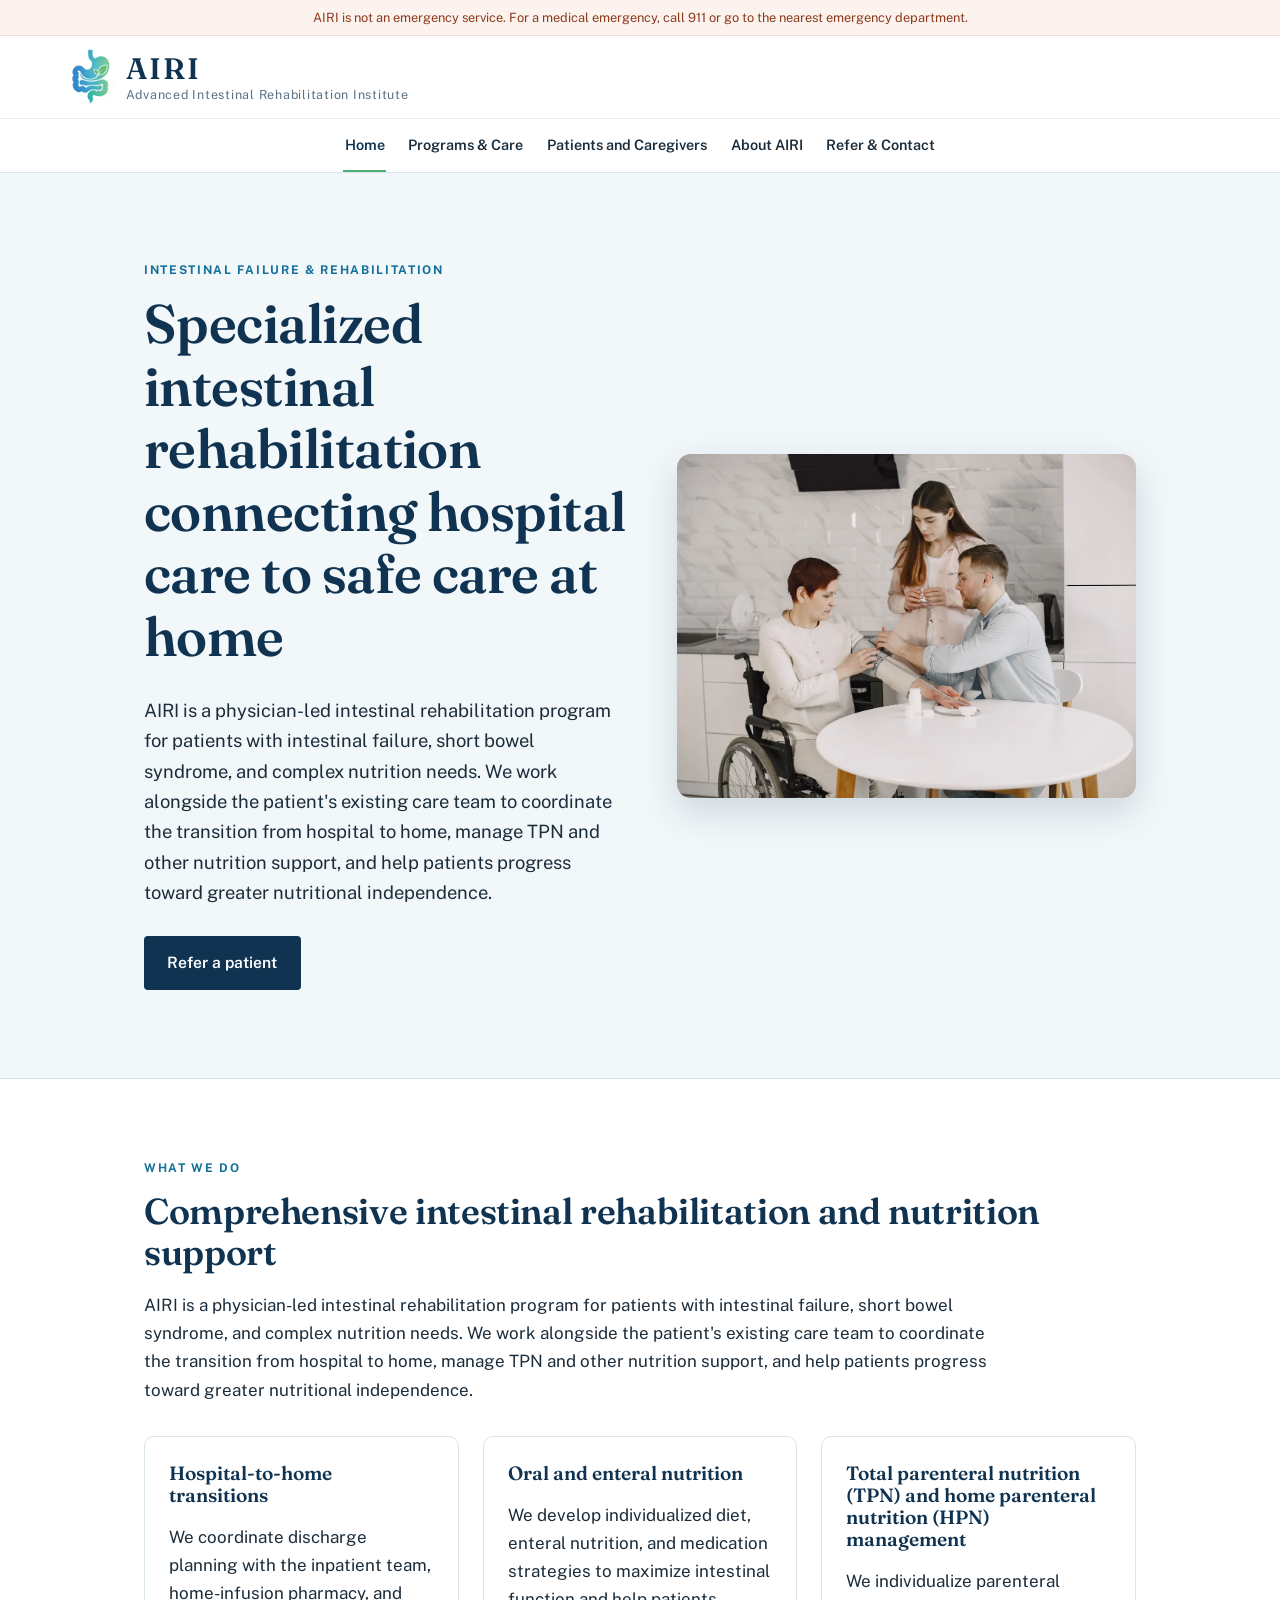
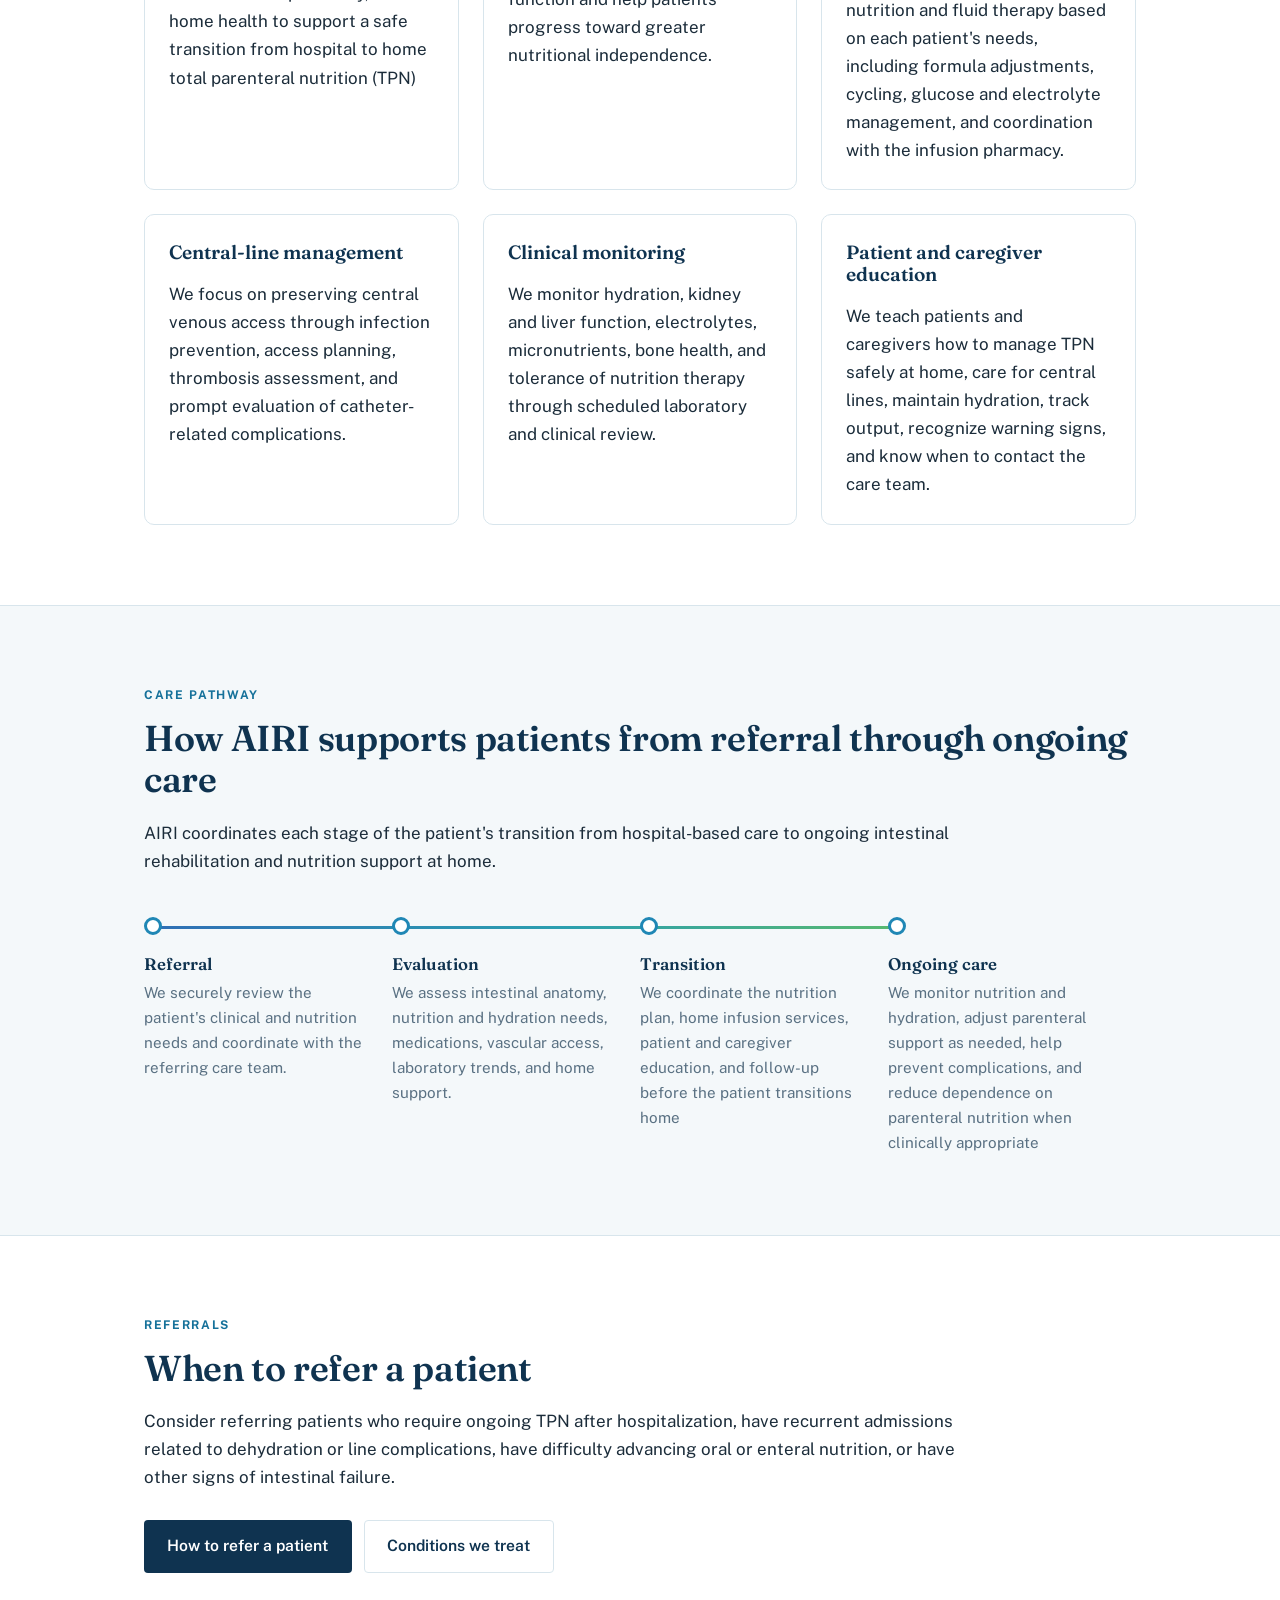
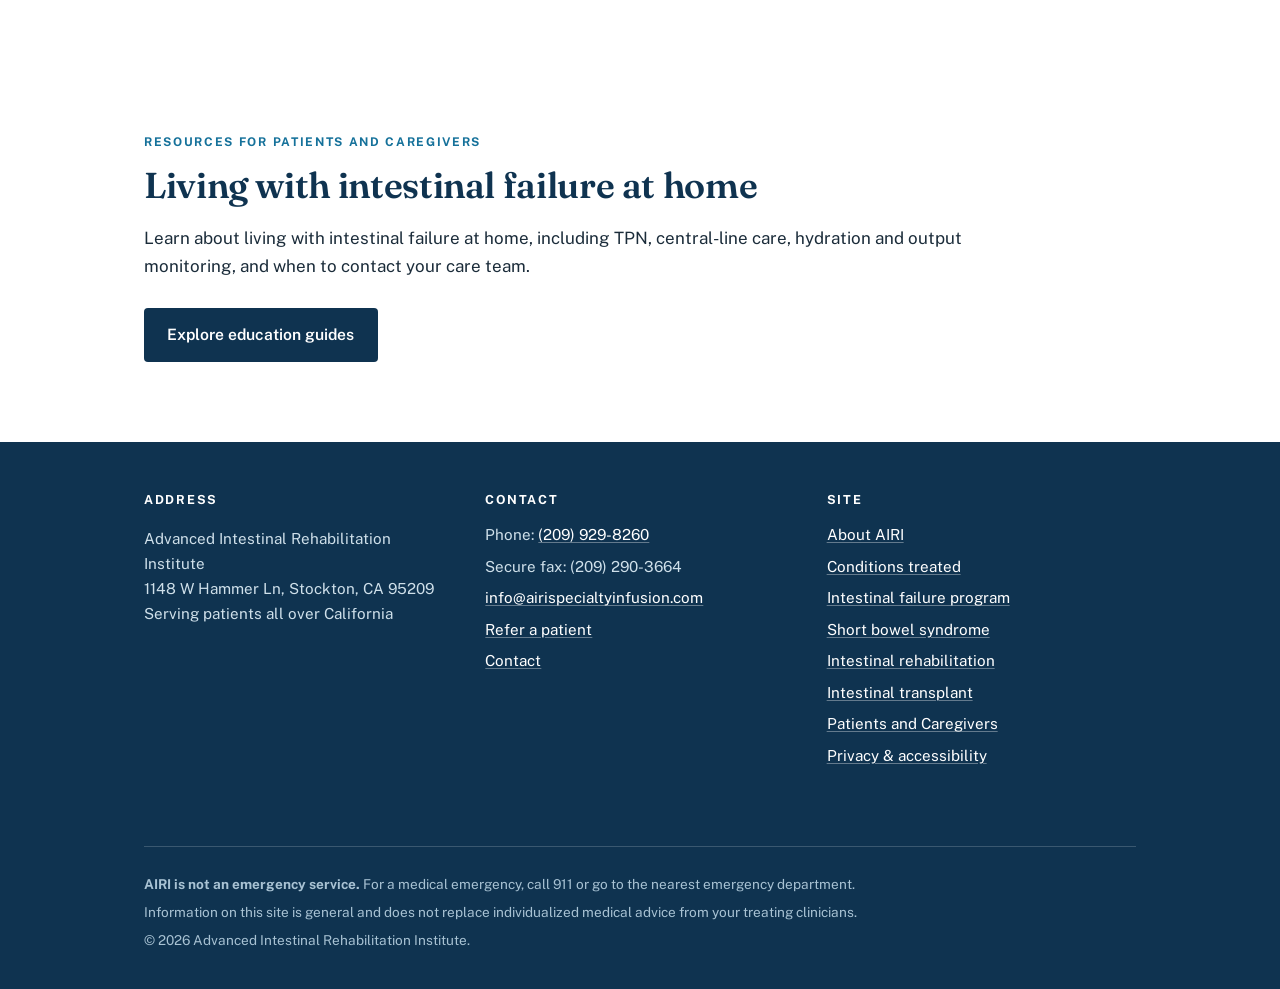
<file: index.html>
<!DOCTYPE html>
<html lang="en">
<head>
<title>Intestinal Rehabilitation & Home TPN Care | AIRI</title>
<meta name="description" content="Specialized intestinal rehabilitation across California — helping patients with intestinal failure move safely from hospital care to care at home.">
<link rel="canonical" href="https://airispecialtyinfusion.com/">
<meta property="og:title" content="Intestinal Rehabilitation & Home TPN Care | AIRI">
<meta property="og:description" content="Specialized intestinal rehabilitation across California — helping patients with intestinal failure move safely from hospital care to care at home.">
<meta property="og:url" content="https://airispecialtyinfusion.com/">
<meta property="og:type" content="website">
<meta property="og:site_name" content="AIRI - Advanced Intestinal Rehabilitation Institute">
<meta property="og:image" content="https://airispecialtyinfusion.com/assets/share-image.png">
<meta charset="utf-8">
<meta name="viewport" content="width=device-width, initial-scale=1">
<link rel="icon" href="assets/logo-mark.png">
<link rel="preconnect" href="https://fonts.googleapis.com">
<link rel="preconnect" href="https://fonts.gstatic.com" crossorigin>
<link href="https://fonts.googleapis.com/css2?family=Fraunces:opsz,wght@9..144,500;9..144,600&family=Public+Sans:wght@400;600;700&display=swap" rel="stylesheet">
<link rel="stylesheet" href="style.css?v=8">
<script type="application/ld+json">
{
  "@context": "https://schema.org",
  "@type": "MedicalClinic",
  "name": "Advanced Intestinal Rehabilitation Institute (AIRI)",
  "url": "https://airispecialtyinfusion.com/",
  "telephone": "+1-209-929-8260",
  "faxNumber": "+1-209-290-3664",
  "email": "info@airispecialtyinfusion.com",
  "address": {
    "@type": "PostalAddress",
    "streetAddress": "1148 W Hammer Ln",
    "addressLocality": "Stockton",
    "addressRegion": "CA",
    "postalCode": "95209",
    "addressCountry": "US"
  },
  "areaServed": "California"
}
</script>
</head>
<body>
<a class="skip" href="#main">Skip to content</a>

<div class="emergency-bar"><div class="wrap">
  <p>AIRI is not an emergency service. For a medical emergency, call 911 or go to the nearest emergency department.</p>
</div></div>

<header class="site-header">
  <div class="header-top">
    <a class="brand" href="index.html">
      <img src="assets/logo-mark.png" alt="">
      <span class="brand-text"><b>AIRI</b><span>Advanced Intestinal Rehabilitation Institute</span></span>
    </a>
  </div>
  <nav class="site-nav" aria-label="Main"><div class="nav-row"><ul>
      <li><a href="index.html" aria-current="page">Home</a></li>
      <li><a href="programs.html">Programs &amp; Care</a></li>
      <li><a href="patients.html">Patients and Caregivers</a></li>
      <li><a href="about.html">About AIRI</a></li>
      <li><a href="refer.html">Refer &amp; Contact</a></li>
  </ul></div></nav>
</header>

<main id="main">

<div class="hero"><div class="wrap">
  <div>
    <p class="eyebrow">Intestinal failure &amp; rehabilitation</p>
    <h1>Specialized intestinal rehabilitation connecting hospital care to safe care at home </h1>
    <p class="lede">AIRI is a physician-led intestinal rehabilitation program for patients with intestinal failure, short bowel syndrome, and complex nutrition needs. We work alongside the patient's existing care team to coordinate the transition from hospital to home, manage TPN and other nutrition support, and help patients progress toward greater nutritional independence.</p>
    <div class="btn-row">
      <a class="btn btn-primary" href="refer.html">Refer a patient</a>
      <!--<a class="btn btn-ghost" href="refer.html">Contact AIRI</a>-->
    </div>
  </div>
  <figure class="hero-photo">
    <picture>
      <source srcset="assets/hero-care.webp" type="image/webp">
      <img src="assets/hero-care.jpg" width="1400" height="933" alt="A caregiver and a nurse help a woman in a wheelchair check her blood pressure at home, with her medication on the kitchen table">
    </picture>
  </figure>
</div></div>

<section>
  <div class="wrap">
    <p class="eyebrow">What we do</p>
    <h2>Comprehensive intestinal rehabilitation and nutrition support</h2>
    <p>AIRI is a physician-led intestinal rehabilitation program for patients with intestinal failure, short bowel syndrome, and complex nutrition needs. We work alongside the patient's existing care team to coordinate the transition from hospital to home, manage TPN and other nutrition support, and help patients progress toward greater nutritional independence.</p>
    <div class="grid">
      <div class="card">
        <h3>Hospital-to-home transitions</h3>
        <p>We coordinate discharge planning with the inpatient team, home-infusion pharmacy, and home health to support a safe transition from hospital to home total parenteral nutrition (TPN) </p>
      </div>
      <div class="card">
        <h3>Oral and enteral nutrition</h3>
        <p>We develop individualized diet, enteral nutrition, and medication strategies to maximize intestinal function and help patients progress toward greater nutritional independence.</p>
      </div>
      <div class="card">
        <h3>Total parenteral nutrition (TPN) and home parenteral nutrition (HPN) management</h3>
        <p>We individualize parenteral nutrition and fluid therapy based on each patient's needs, including formula adjustments, cycling, glucose and electrolyte management, and coordination with the infusion pharmacy.</p>
      </div>
      <div class="card">
        <h3>Central-line management</h3>
        <p>We focus on preserving central venous access through infection prevention, access planning, thrombosis assessment, and prompt evaluation of catheter-related complications.</p>
      </div>
      <div class="card">
        <h3>Clinical monitoring</h3>
        <p>We monitor hydration, kidney and liver function, electrolytes, micronutrients, bone health, and tolerance of nutrition therapy through scheduled laboratory and clinical review.</p>
      </div>
      <div class="card">
        <h3>Patient and caregiver education</h3>
        <p>We teach patients and caregivers how to manage TPN safely at home, care for central lines, maintain hydration, track output, recognize warning signs, and know when to contact the care team.</p>
      </div>
    </div>
  </div>
</section>

<section class="tint">
  <div class="wrap">
    <p class="eyebrow">Care pathway</p>
    <h2>How AIRI supports patients from referral through ongoing care</h2>
    <p>AIRI coordinates each stage of the patient's transition from hospital-based care to ongoing intestinal rehabilitation and nutrition support at home.</p>
    <ol class="pathway">
      <li>
        <h3>Referral</h3>
        <p>We securely review the patient's clinical and nutrition needs and coordinate with the referring care team.</p>
      </li>
      <li>
        <h3>Evaluation</h3>
        <p>We assess intestinal anatomy, nutrition and hydration needs, medications, vascular access, laboratory trends, and home support.</p>
      </li>
      <li>
        <h3>Transition</h3>
        <p>We coordinate the nutrition plan, home infusion services, patient and caregiver education, and follow-up before the patient transitions home</p>
      </li>
      <li>
        <h3>Ongoing care</h3>
        <p>We monitor nutrition and hydration, adjust parenteral support as needed, help prevent complications, and reduce dependence on parenteral nutrition when clinically appropriate</p>
      </li>
    </ol>
  </div>
</section>

  


<section>
  <div class="wrap">
    <p class="eyebrow">Referrals</p>
     <h2>When to refer a patient</h2>
    
    <p>
      Consider referring patients who require ongoing TPN after hospitalization, 
      have recurrent admissions related to dehydration or line complications, 
      have difficulty advancing oral or enteral nutrition, or have other signs 
      of intestinal failure.
    </p>
    <div class="btn-row">
      <a class="btn btn-primary" href="refer.html">How to refer a patient</a>
      <a class="btn btn-ghost" href="conditions.html">Conditions we treat</a>
    </div>
  </div>
</section>


<section>
  <div class="wrap">
    <p class="eyebrow">Resources for patients and caregivers</p>
    <h2>Living with intestinal failure at home</h2>
    <p>Learn about living with intestinal failure at home, including TPN, central-line care, hydration and output monitoring, and when to contact your care team.</p>
    <div class="btn-row">
      <a class="btn btn-primary" href="patients.html">Explore education guides</a>
    </div>
  </div>
</section>

</main>

<footer class="site-footer"><div class="wrap">
  <div>
    <p class="ft-h">Address</p>
    <p>Advanced Intestinal Rehabilitation Institute<br>1148 W Hammer Ln, Stockton, CA 95209<br>Serving patients all over California</p>
  </div>
  <div>
    <p class="ft-h">Contact</p>
    <ul>
      <li>Phone: <a href="tel:+12099298260">(209) 929-8260</a></li>
      <li>Secure fax: (209) 290-3664</li>
      <li><a href="mailto:info@airispecialtyinfusion.com">info@airispecialtyinfusion.com</a></li>
      <li><a href="refer.html">Refer a patient</a></li>
      <li><a href="refer.html">Contact</a></li>
    </ul>
  </div>
  <div>
    <p class="ft-h">Site</p>
    <ul>
      <li><a href="about.html">About AIRI</a></li>
      <li><a href="conditions.html">Conditions treated</a></li>
      <li><a href="program.html">Intestinal failure program</a></li>
      <li><a href="sbs.html">Short bowel syndrome</a></li>
      <li><a href="rehab.html">Intestinal rehabilitation</a></li>
      <li><a href="transplant.html">Intestinal transplant</a></li>
      <li><a href="patients.html">Patients and Caregivers</a></li>
      <li><a href="privacy.html">Privacy &amp; accessibility</a></li>
    </ul>
  </div>
  <div class="footer-bottom">
    <p><strong>AIRI is not an emergency service.</strong> For a medical emergency, call 911 or go to the nearest emergency department.</p>
    <p>Information on this site is general and does not replace individualized medical advice from your treating clinicians.</p>
    <p>&copy; 2026 Advanced Intestinal Rehabilitation Institute.</p>
  </div>
</div></footer>

<script src="site.js?v=3" defer></script>
</body>
</html>
</file>
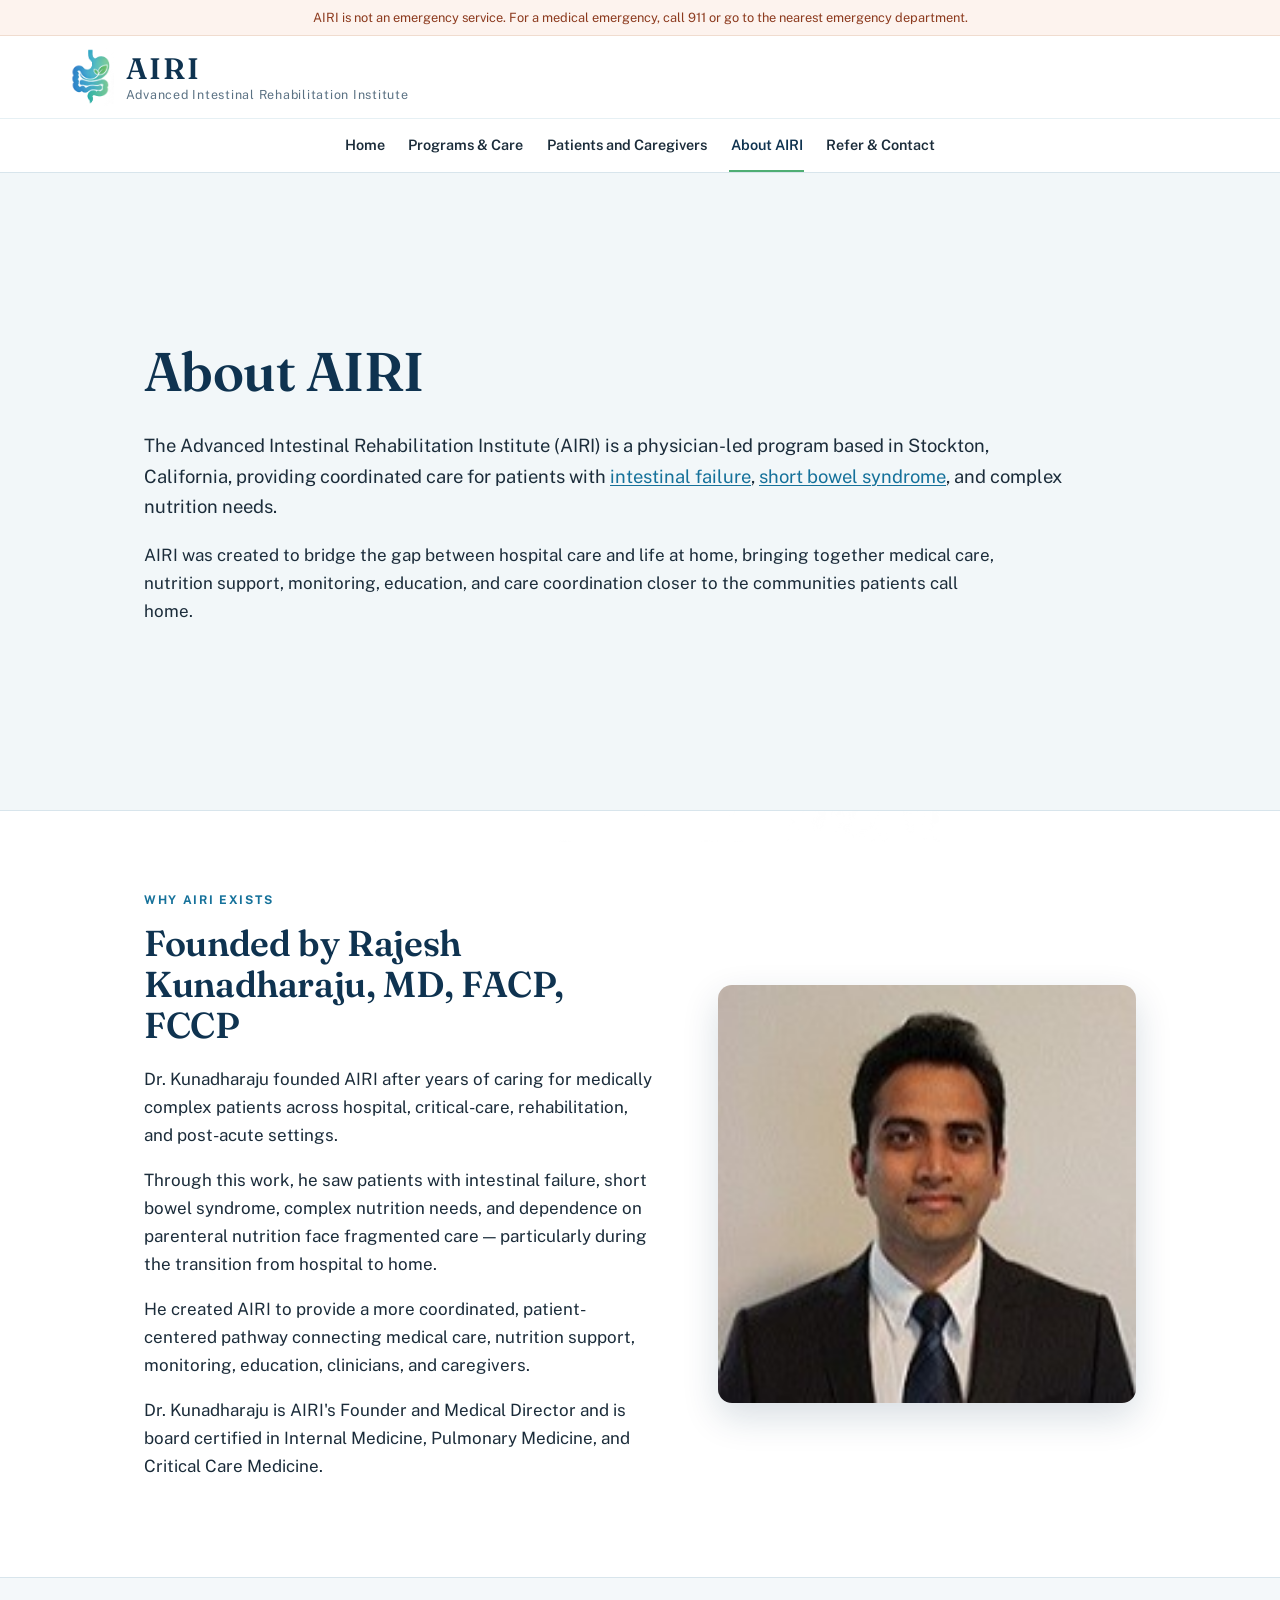
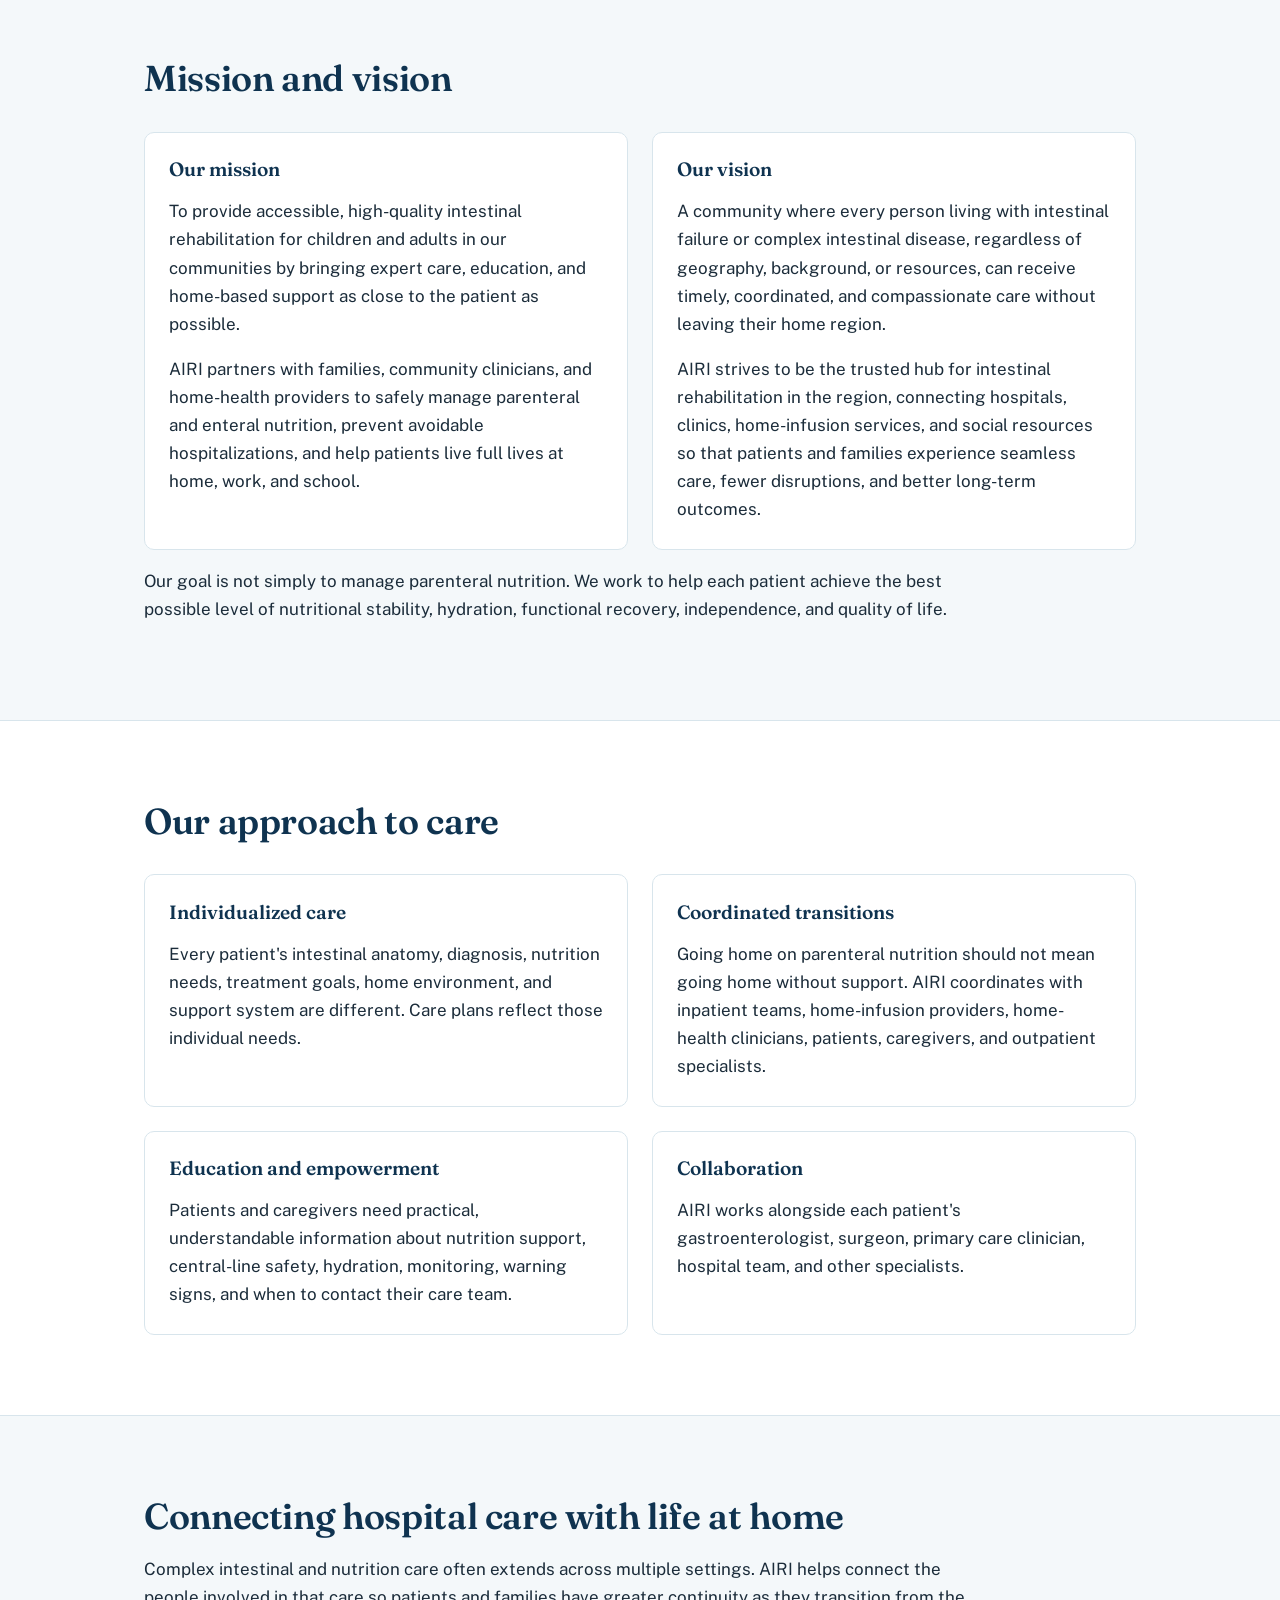
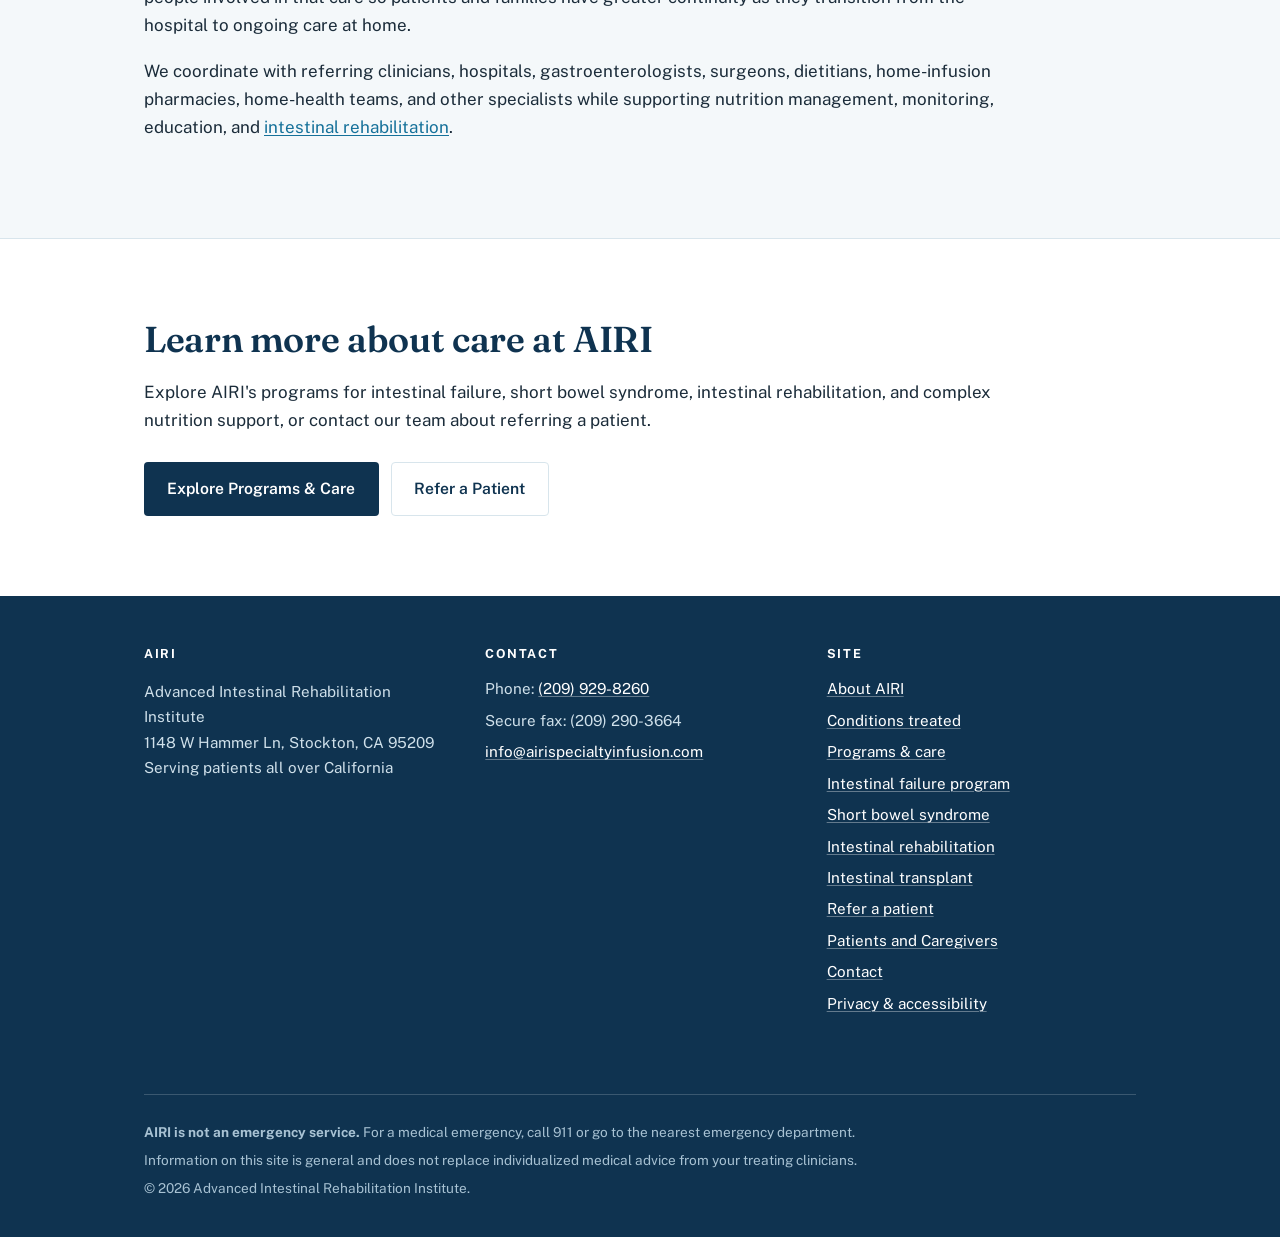
<file: about.html>
<!DOCTYPE html>
<html lang="en">

<head>
<title>About AIRI | Advanced Intestinal Rehabilitation Institute</title>
<meta name="description" content="Learn about AIRI, a physician-led intestinal rehabilitation program in Stockton, California, supporting patients with complex intestinal and nutrition needs.">
<link rel="canonical" href="https://airispecialtyinfusion.com/about.html">
<meta property="og:title" content="About AIRI | Advanced Intestinal Rehabilitation Institute">
<meta property="og:description" content="Learn about AIRI, a physician-led intestinal rehabilitation program in Stockton, California, supporting patients with complex intestinal and nutrition needs.">
<meta property="og:url" content="https://airispecialtyinfusion.com/about.html">
<meta property="og:type" content="website">
<meta property="og:site_name" content="AIRI - Advanced Intestinal Rehabilitation Institute">
<meta property="og:image" content="https://airispecialtyinfusion.com/assets/share-image.png">
<meta charset="utf-8">
<meta name="viewport" content="width=device-width, initial-scale=1">

<link rel="icon" href="assets/logo-mark.png">

<link rel="preconnect" href="https://fonts.googleapis.com">
<link rel="preconnect" href="https://fonts.gstatic.com" crossorigin>

<link
href="https://fonts.googleapis.com/css2?family=Fraunces:opsz,wght@9..144,500;9..144,600&family=Public+Sans:wght@400;600;700&display=swap"
rel="stylesheet">

<link rel="stylesheet" href="style.css?v=9">

<!-- Structured data -->

<script type="application/ld+json">
{
  "@context": "https://schema.org",
  "@graph": [
    {
      "@type": "Organization",
      "@id": "https://airispecialtyinfusion.com/#organization",
      "name": "Advanced Intestinal Rehabilitation Institute",
      "alternateName": "AIRI",
      "url": "https://airispecialtyinfusion.com/",
      "logo": "https://airispecialtyinfusion.com/assets/logo-mark.png",
      "telephone": "+1-209-929-8260",
      "address": {
        "@type": "PostalAddress",
        "streetAddress": "1148 W Hammer Ln",
        "addressLocality": "Stockton",
        "addressRegion": "CA",
        "postalCode": "95209",
        "addressCountry": "US"
      },
      "founder": {
        "@id": "https://airispecialtyinfusion.com/about.html#rajesh-kunadharaju"
      }
    },
    {
      "@type": "Physician",
      "@id": "https://airispecialtyinfusion.com/about.html#rajesh-kunadharaju",
      "name": "Rajesh Kunadharaju",
      "honorificSuffix": "MD, FACP, FCCP",
      "jobTitle": "Founder and Medical Director",
      "worksFor": {
        "@id": "https://airispecialtyinfusion.com/#organization"
      }
    }
  ]
}
</script>

</head>


<body>

<a class="skip" href="#main">Skip to content</a>


<div class="emergency-bar">
  <div class="wrap">
    <p>
      AIRI is not an emergency service. For a medical emergency,
      call 911 or go to the nearest emergency department.
    </p>
  </div>
</div>


<header class="site-header">

  <div class="header-top">
    <a class="brand" href="index.html">
      <img src="assets/logo-mark.png" alt="">
      <span class="brand-text">
        <b>AIRI</b>
        <span>Advanced Intestinal Rehabilitation Institute</span>
      </span>
    </a>
  </div>

  <nav class="site-nav" aria-label="Main">
    <div class="nav-row">
      <ul>
        <li><a href="index.html">Home</a></li>
        <li><a href="programs.html">Programs &amp; Care</a></li>
        <li><a href="patients.html">Patients and Caregivers</a></li>
        <li><a href="about.html" aria-current="page">About AIRI</a></li>
        <li><a href="refer.html">Refer &amp; Contact</a></li>
      </ul>
    </div>
  </nav>

</header>


<main id="main">


<!-- ABOUT AIRI -->

<section class="hero about-hero">
  <div class="wrap narrow">

    <h1>About AIRI</h1>

    <p class="lead">
      The Advanced Intestinal Rehabilitation Institute (AIRI) is a
      physician-led program based in Stockton, California, providing
      coordinated care for patients with
      <a href="program.html">intestinal failure</a>,
      <a href="sbs.html">short bowel syndrome</a>,
      and complex nutrition needs.
    </p>

    <p>
      AIRI was created to bridge the gap between hospital care and life at
      home, bringing together medical care, nutrition support, monitoring,
      education, and care coordination closer to the communities patients
      call home.
    </p>

  </div>
</section>


<!-- FOUNDER / WHY AIRI EXISTS -->

<section class="founder-section">
  <div class="wrap">

    <div class="founder-grid">

      <div class="founder-photo">
        <img
          src="assets/rajesh-kunadharaju.jpeg"
          alt="Rajesh Kunadharaju, MD, FACP, FCCP, Founder and Medical Director of AIRI">
      </div>

      <div class="founder-copy">

        <p class="eyebrow">Why AIRI exists</p>

        <h2 id="medical-director">Founded by Rajesh Kunadharaju, MD, FACP, FCCP</h2>

        <p>
          Dr. Kunadharaju founded AIRI after years of caring for medically
          complex patients across hospital, critical-care, rehabilitation,
          and post-acute settings.
        </p>

        <p>
          Through this work, he saw patients with intestinal failure,
          short bowel syndrome, complex nutrition needs, and dependence on
          parenteral nutrition face fragmented care — particularly during
          the transition from hospital to home.
        </p>

        <p>
          He created AIRI to provide a more coordinated, patient-centered
          pathway connecting medical care, nutrition support, monitoring,
          education, clinicians, and caregivers.
        </p>

        <p>
          Dr. Kunadharaju is AIRI's Founder and Medical Director and is
          board certified in Internal Medicine, Pulmonary Medicine, and
          Critical Care Medicine.
        </p>

      </div>

    </div>

  </div>
</section>


<!-- MISSION AND VISION -->

<section class="tint">
  <div class="wrap">

    <h2 id="mission-vision">Mission and vision</h2>

    <div class="grid two">
      <div class="card">
        <h3>Our mission</h3>
        <p>
          To provide accessible, high-quality intestinal rehabilitation for
          children and adults in our communities by bringing expert care,
          education, and home-based support as close to the patient as possible.
        </p>
        <p>
          AIRI partners with families, community clinicians, and home-health
          providers to safely manage parenteral and enteral nutrition, prevent
          avoidable hospitalizations, and help patients live full lives at
          home, work, and school.
        </p>
      </div>

      <div class="card">
        <h3>Our vision</h3>
        <p>
          A community where every person living with intestinal failure or
          complex intestinal disease, regardless of geography, background, or
          resources, can receive timely, coordinated, and compassionate care
          without leaving their home region.
        </p>
        <p>
          AIRI strives to be the trusted hub for intestinal rehabilitation in
          the region, connecting hospitals, clinics, home-infusion services,
          and social resources so that patients and families experience
          seamless care, fewer disruptions, and better long-term outcomes.
        </p>
      </div>
    </div>

    <p>
      Our goal is not simply to manage parenteral nutrition. We work to help
      each patient achieve the best possible level of nutritional stability,
      hydration, functional recovery, independence, and quality of life.
    </p>

  </div>
</section>


<!-- APPROACH -->

<section>
  <div class="wrap">

    <h2>Our approach to care</h2>

    <div class="grid two">

      <div class="card">
        <h3>Individualized care</h3>
        <p>
          Every patient's intestinal anatomy, diagnosis, nutrition needs,
          treatment goals, home environment, and support system are different.
          Care plans reflect those individual needs.
        </p>
      </div>

      <div class="card">
        <h3>Coordinated transitions</h3>
        <p>
          Going home on parenteral nutrition should not mean going home
          without support. AIRI coordinates with inpatient teams,
          home-infusion providers, home-health clinicians, patients,
          caregivers, and outpatient specialists.
        </p>
      </div>

      <div class="card">
        <h3>Education and empowerment</h3>
        <p>
          Patients and caregivers need practical, understandable information
          about nutrition support, central-line safety, hydration, monitoring,
          warning signs, and when to contact their care team.
        </p>
      </div>

      <div class="card">
        <h3>Collaboration</h3>
        <p>
          AIRI works alongside each patient's gastroenterologist, surgeon, primary care clinician, 
          hospital team, and other specialists.
        </p>
      </div>

    </div>

  </div>
</section>


<!-- HOSPITAL TO HOME -->

<section class="tint">
  <div class="wrap narrow">

    <h2>Connecting hospital care with life at home</h2>

    <p>
      Complex intestinal and nutrition care often extends across multiple
      settings. AIRI helps connect the people involved in that care so
      patients and families have greater continuity as they transition from
      the hospital to ongoing care at home.
    </p>

    <p>
      We coordinate with referring clinicians, hospitals,
      gastroenterologists, surgeons, dietitians, home-infusion pharmacies,
      home-health teams, and other specialists while supporting nutrition
      management, monitoring, education, and
      <a href="rehab.html">intestinal rehabilitation</a>.
    </p>

  </div>
</section>


<!-- CTA -->

<section>
  <div class="wrap narrow">

    <h2>Learn more about care at AIRI</h2>

    <p>
      Explore AIRI's programs for intestinal failure, short bowel syndrome,
      intestinal rehabilitation, and complex nutrition support, or contact
      our team about referring a patient.
    </p>

    <div class="btn-row">

      <a class="btn btn-primary" href="programs.html">
        Explore Programs &amp; Care
      </a>

      <a class="btn btn-ghost" href="refer.html">
        Refer a Patient
      </a>

    </div>

  </div>
</section>


</main>


<footer class="site-footer">
  <div class="wrap">

    <div>
      <p class="ft-h">AIRI</p>
      <p>
        Advanced Intestinal Rehabilitation Institute<br>
        1148 W Hammer Ln, Stockton, CA 95209<br>
        Serving patients all over California
      </p>
    </div>

    <div>
      <p class="ft-h">Contact</p>
      <ul>
        <li>
          Phone:
          <a href="tel:+12099298260">(209) 929-8260</a>
        </li>
        <li>Secure fax: (209) 290-3664</li>
        <li>
          <a href="mailto:info@airispecialtyinfusion.com">
            info@airispecialtyinfusion.com
          </a>
        </li>
      </ul>
    </div>

    <div>
      <p class="ft-h">Site</p>
      <ul>
        <li><a href="about.html">About AIRI</a></li>
        <li><a href="conditions.html">Conditions treated</a></li>
        <li><a href="programs.html">Programs &amp; care</a></li>
        <li><a href="program.html">Intestinal failure program</a></li>
        <li><a href="sbs.html">Short bowel syndrome</a></li>
        <li><a href="rehab.html">Intestinal rehabilitation</a></li>
        <li><a href="transplant.html">Intestinal transplant</a></li>
        <li><a href="refer.html">Refer a patient</a></li>
        <li><a href="patients.html">Patients and Caregivers</a></li>
        <li><a href="refer.html">Contact</a></li>
        <li><a href="privacy.html">Privacy &amp; accessibility</a></li>
      </ul>
    </div>

    <div class="footer-bottom">

      <p>
        <strong>AIRI is not an emergency service.</strong>
        For a medical emergency, call 911 or go to the nearest emergency
        department.
      </p>

      <p>
        Information on this site is general and does not replace individualized
        medical advice from your treating clinicians.
      </p>

      <p>&copy; 2026 Advanced Intestinal Rehabilitation Institute.</p>

    </div>

  </div>
</footer>


<script src="site.js?v=3" defer></script>

</body>
</html>
</file>
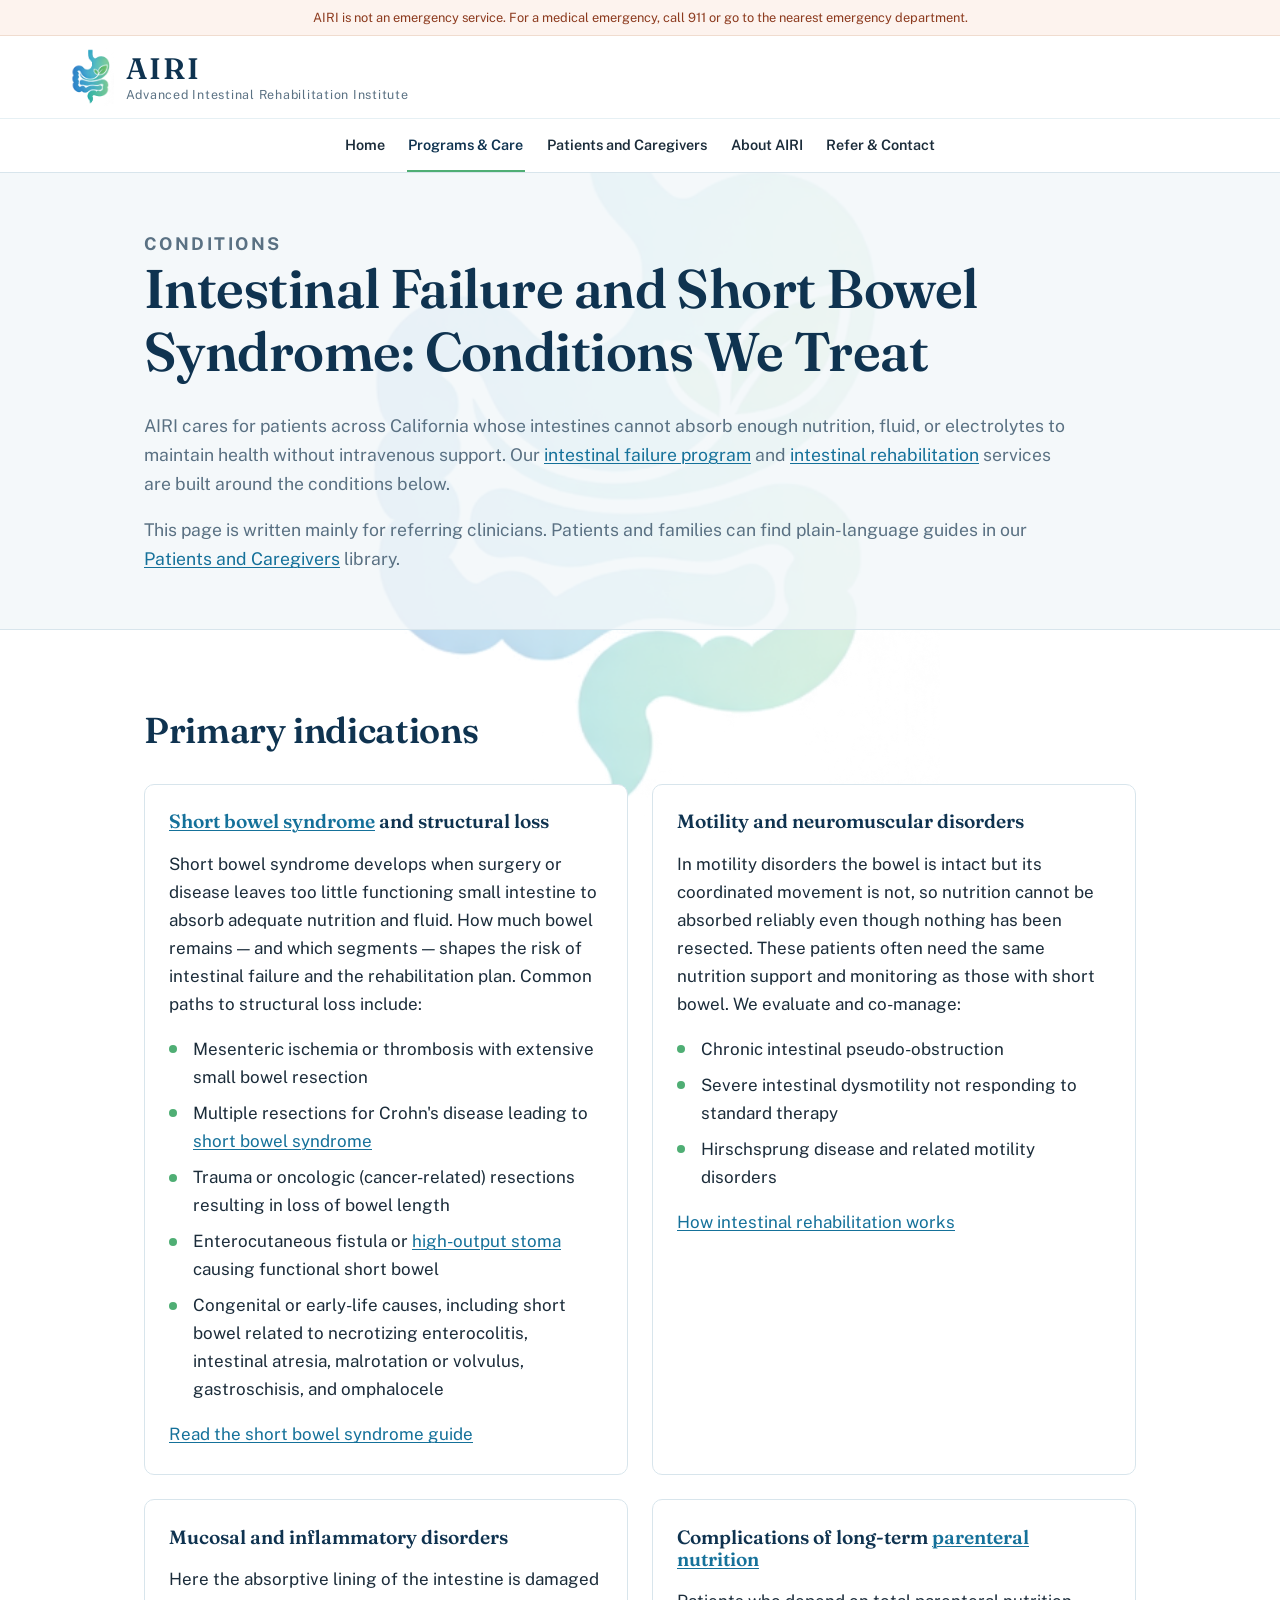
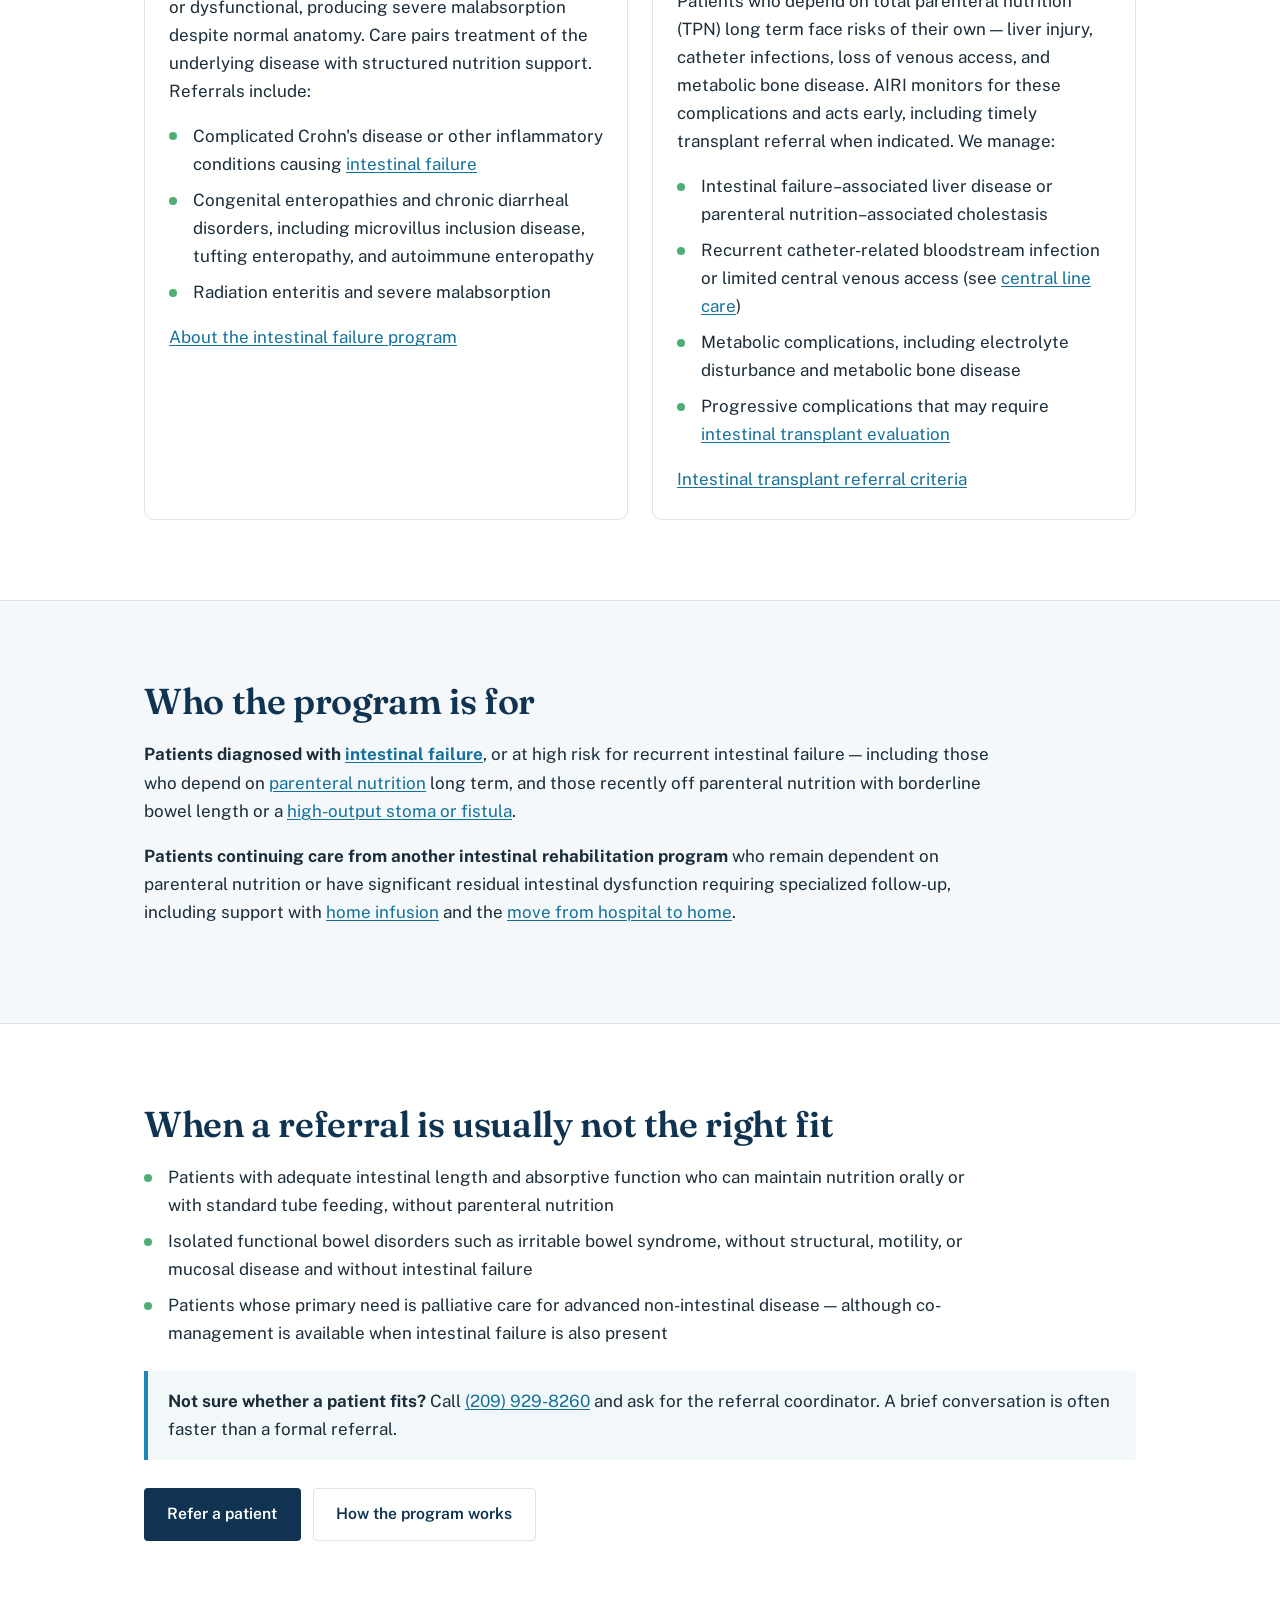
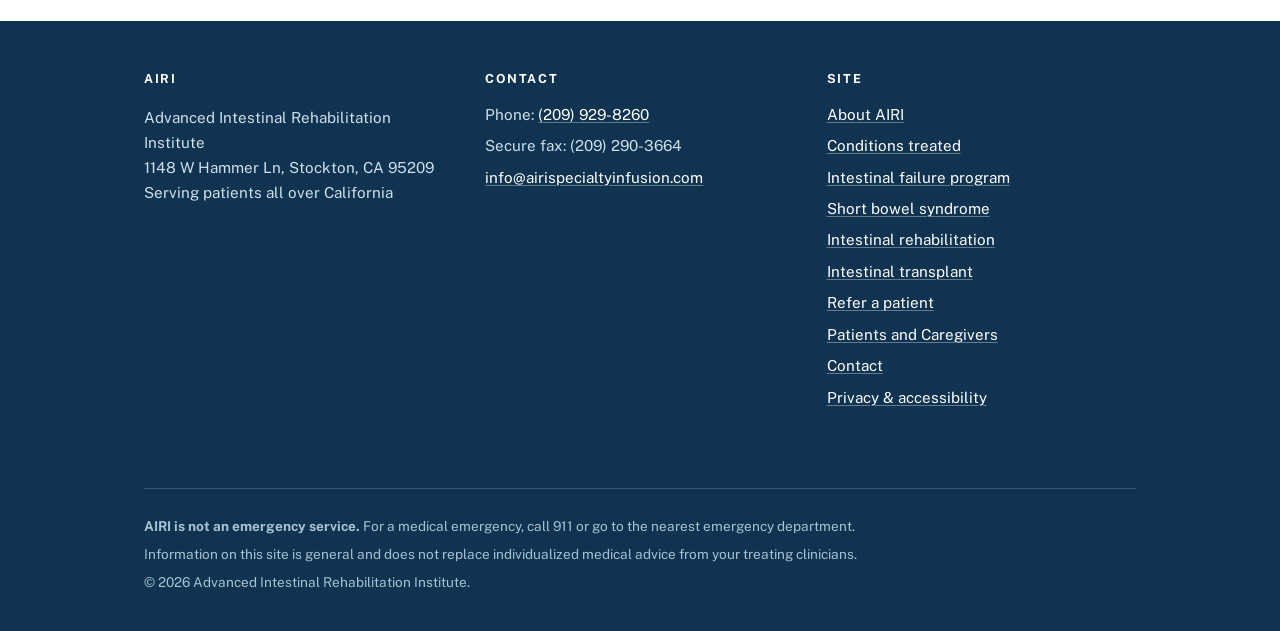
<file: conditions.html>
<!DOCTYPE html>
<html lang="en">
<head>
<title>Intestinal Failure &amp; Short Bowel Syndrome Treatment | AIRI California</title>
<meta name="description" content="Specialized care in California for intestinal failure, short bowel syndrome, high-output ostomy, dysmotility, and TPN complications. Call (209) 929-8260 to refer.">
<link rel="canonical" href="https://airispecialtyinfusion.com/conditions.html">
<meta property="og:title" content="Intestinal Failure &amp; Short Bowel Syndrome Treatment | AIRI California">
<meta property="og:description" content="Specialized care in California for intestinal failure, short bowel syndrome, high-output ostomy, dysmotility, and TPN complications. Call (209) 929-8260 to refer.">
<meta property="og:url" content="https://airispecialtyinfusion.com/conditions.html">
<meta property="og:type" content="website">
<meta property="og:site_name" content="AIRI - Advanced Intestinal Rehabilitation Institute">
<meta property="og:image" content="https://airispecialtyinfusion.com/assets/share-image.png">
<meta charset="utf-8">
<meta name="viewport" content="width=device-width, initial-scale=1">
<link rel="icon" href="assets/logo-mark.png">
<link rel="preconnect" href="https://fonts.googleapis.com">
<link rel="preconnect" href="https://fonts.gstatic.com" crossorigin>
<link href="https://fonts.googleapis.com/css2?family=Fraunces:opsz,wght@9..144,500;9..144,600&family=Public+Sans:wght@400;600;700&display=swap" rel="stylesheet">
<link rel="stylesheet" href="style.css?v=8">
<script type="application/ld+json">
{
  "@context": "https://schema.org",
  "@type": "MedicalClinic",
  "name": "Advanced Intestinal Rehabilitation Institute (AIRI)",
  "url": "https://airispecialtyinfusion.com/",
  "telephone": "+1-209-929-8260",
  "faxNumber": "+1-209-290-3664",
  "email": "info@airispecialtyinfusion.com",
  "address": {
    "@type": "PostalAddress",
    "streetAddress": "1148 W Hammer Ln",
    "addressLocality": "Stockton",
    "addressRegion": "CA",
    "postalCode": "95209",
    "addressCountry": "US"
  },
  "areaServed": "California"
}
</script>
</head>
<body>
<a class="skip" href="#main">Skip to content</a>

<div class="emergency-bar"><div class="wrap">
  <p>AIRI is not an emergency service. For a medical emergency, call 911 or go to the nearest emergency department.</p>
</div></div>

<header class="site-header">
  <div class="header-top">
    <a class="brand" href="index.html">
      <img src="assets/logo-mark.png" alt="">
      <span class="brand-text"><b>AIRI</b><span>Advanced Intestinal Rehabilitation Institute</span></span>
    </a>
  </div>
  <nav class="site-nav" aria-label="Main"><div class="nav-row"><ul>
      <li><a href="index.html">Home</a></li>
      <li><a href="programs.html" aria-current="page">Programs &amp; Care</a></li>
      <li><a href="patients.html">Patients and Caregivers</a></li>
      <li><a href="about.html">About AIRI</a></li>
      <li><a href="refer.html">Refer &amp; Contact</a></li>
  </ul></div></nav>
</header>

<main id="main">

<div class="page-head"><div class="wrap narrow">
  <p class="eyebrow">Conditions</p>
  <h1>Intestinal Failure and Short Bowel Syndrome: Conditions We Treat</h1>
  <p>AIRI cares for patients across California whose intestines cannot absorb enough nutrition, fluid, or electrolytes to maintain health without intravenous support. Our <a href="program.html">intestinal failure program</a> and <a href="rehab.html">intestinal rehabilitation</a> services are built around the conditions below.</p>
  <p>This page is written mainly for referring clinicians. Patients and families can find plain-language guides in our <a href="patients.html">Patients and Caregivers</a> library.</p>
</div></div>

<section>
  <div class="wrap">
    <h2>Primary indications</h2>
    <div class="grid two">
      <div class="card">
        <h3><a href="sbs.html">Short bowel syndrome</a> and structural loss</h3>
        <p>Short bowel syndrome develops when surgery or disease leaves too little functioning small intestine to absorb adequate nutrition and fluid. How much bowel remains — and which segments — shapes the risk of intestinal failure and the rehabilitation plan. Common paths to structural loss include:</p>
        <ul class="checks">
          <li>Mesenteric ischemia or thrombosis with extensive small bowel resection</li>
          <li>Multiple resections for Crohn's disease leading to <a href="sbs.html">short bowel syndrome</a></li>
          <li>Trauma or oncologic (cancer-related) resections resulting in loss of bowel length</li>
          <li>Enterocutaneous fistula or <a href="patients.html#high-output">high-output stoma</a> causing functional short bowel</li>
          <li>Congenital or early-life causes, including short bowel related to necrotizing enterocolitis, intestinal atresia, malrotation or volvulus, gastroschisis, and omphalocele</li>
        </ul>
        <p><a href="sbs.html">Read the short bowel syndrome guide</a></p>
      </div>
      <div class="card">
        <h3>Motility and neuromuscular disorders</h3>
        <p>In motility disorders the bowel is intact but its coordinated movement is not, so nutrition cannot be absorbed reliably even though nothing has been resected. These patients often need the same nutrition support and monitoring as those with short bowel. We evaluate and co-manage:</p>
        <ul class="checks">
          <li>Chronic intestinal pseudo-obstruction</li>
          <li>Severe intestinal dysmotility not responding to standard therapy</li>
          <li>Hirschsprung disease and related motility disorders</li>
        </ul>
        <p><a href="rehab.html">How intestinal rehabilitation works</a></p>
      </div>
      <div class="card">
        <h3>Mucosal and inflammatory disorders</h3>
        <p>Here the absorptive lining of the intestine is damaged or dysfunctional, producing severe malabsorption despite normal anatomy. Care pairs treatment of the underlying disease with structured nutrition support. Referrals include:</p>
        <ul class="checks">
          <li>Complicated Crohn's disease or other inflammatory conditions causing <a href="program.html">intestinal failure</a></li>
          <li>Congenital enteropathies and chronic diarrheal disorders, including microvillus inclusion disease, tufting enteropathy, and autoimmune enteropathy</li>
          <li>Radiation enteritis and severe malabsorption</li>
        </ul>
        <p><a href="program.html">About the intestinal failure program</a></p>
      </div>
      <div class="card">
        <h3>Complications of long-term <a href="patients.html#parenteral-nutrition">parenteral nutrition</a></h3>
        <p>Patients who depend on total parenteral nutrition (TPN) long term face risks of their own — liver injury, catheter infections, loss of venous access, and metabolic bone disease. AIRI monitors for these complications and acts early, including timely transplant referral when indicated. We manage:</p>
        <ul class="checks">
          <li>Intestinal failure–associated liver disease or parenteral nutrition–associated cholestasis</li>
          <li>Recurrent catheter-related bloodstream infection or limited central venous access (see <a href="patients.html#central-line">central line care</a>)</li>
          <li>Metabolic complications, including electrolyte disturbance and metabolic bone disease</li>
          <li>Progressive complications that may require <a href="transplant.html">intestinal transplant evaluation</a></li>
        </ul>
        <p><a href="transplant.html">Intestinal transplant referral criteria</a></p>
      </div>
    </div>
  </div>
</section>

<section class="tint">
  <div class="wrap narrow">
    <h2>Who the program is for</h2>
    <p><strong>Patients diagnosed with <a href="program.html">intestinal failure</a></strong>, or at high risk for recurrent intestinal failure — including those who depend on <a href="patients.html#parenteral-nutrition">parenteral nutrition</a> long term, and those recently off parenteral nutrition with borderline bowel length or a <a href="patients.html#high-output">high-output stoma or fistula</a>.</p>
    <p><strong>Patients continuing care from another intestinal rehabilitation program</strong> who remain dependent on parenteral nutrition or have significant residual intestinal dysfunction requiring specialized follow-up, including support with <a href="patients.html#home-infusion">home infusion</a> and the <a href="patients.html#hospital-home">move from hospital to home</a>.</p>
  </div>
</section>

<section>
  <div class="wrap narrow">
    <h2>When a referral is usually not the right fit</h2>
    <ul class="checks">
      <li>Patients with adequate intestinal length and absorptive function who can maintain nutrition orally or with standard tube feeding, without parenteral nutrition</li>
      <li>Isolated functional bowel disorders such as irritable bowel syndrome, without structural, motility, or mucosal disease and without intestinal failure</li>
      <li>Patients whose primary need is palliative care for advanced non-intestinal disease — although co-management is available when intestinal failure is also present</li>
    </ul>
    <div class="note">
      <p><strong>Not sure whether a patient fits?</strong> Call <a href="tel:+12099298260">(209) 929-8260</a> and ask for the referral coordinator. A brief conversation is often faster than a formal referral.</p>
    </div>
    <div class="btn-row">
      <a class="btn btn-primary" href="refer.html">Refer a patient</a>
      <a class="btn btn-ghost" href="program.html">How the program works</a>
    </div>
  </div>
</section>
</main>

<footer class="site-footer"><div class="wrap">
  <div>
    <p class="ft-h">AIRI</p>
    <p>Advanced Intestinal Rehabilitation Institute<br>1148 W Hammer Ln, Stockton, CA 95209<br>Serving patients all over California</p>
  </div>
  <div>
    <p class="ft-h">Contact</p>
    <ul>
      <li>Phone: <a href="tel:+12099298260">(209) 929-8260</a></li>
      <li>Secure fax: (209) 290-3664</li>
      <li><a href="mailto:info@airispecialtyinfusion.com">info@airispecialtyinfusion.com</a></li>
    </ul>
  </div>
  <div>
    <p class="ft-h">Site</p>
    <ul>
      <li><a href="about.html">About AIRI</a></li>
      <li><a href="conditions.html">Conditions treated</a></li>
      <li><a href="program.html">Intestinal failure program</a></li>
      <li><a href="sbs.html">Short bowel syndrome</a></li>
      <li><a href="rehab.html">Intestinal rehabilitation</a></li>
      <li><a href="transplant.html">Intestinal transplant</a></li>
      <li><a href="refer.html">Refer a patient</a></li>
      <li><a href="patients.html">Patients and Caregivers</a></li>
      <li><a href="refer.html">Contact</a></li>
      <li><a href="privacy.html">Privacy &amp; accessibility</a></li>
    </ul>
  </div>
  <div class="footer-bottom">
    <p><strong>AIRI is not an emergency service.</strong> For a medical emergency, call 911 or go to the nearest emergency department.</p>
    <p>Information on this site is general and does not replace individualized medical advice from your treating clinicians.</p>
    <p>&copy; 2026 Advanced Intestinal Rehabilitation Institute.</p>
  </div>
</div></footer>

<script src="site.js?v=3" defer></script>
</body>
</html>
</file>
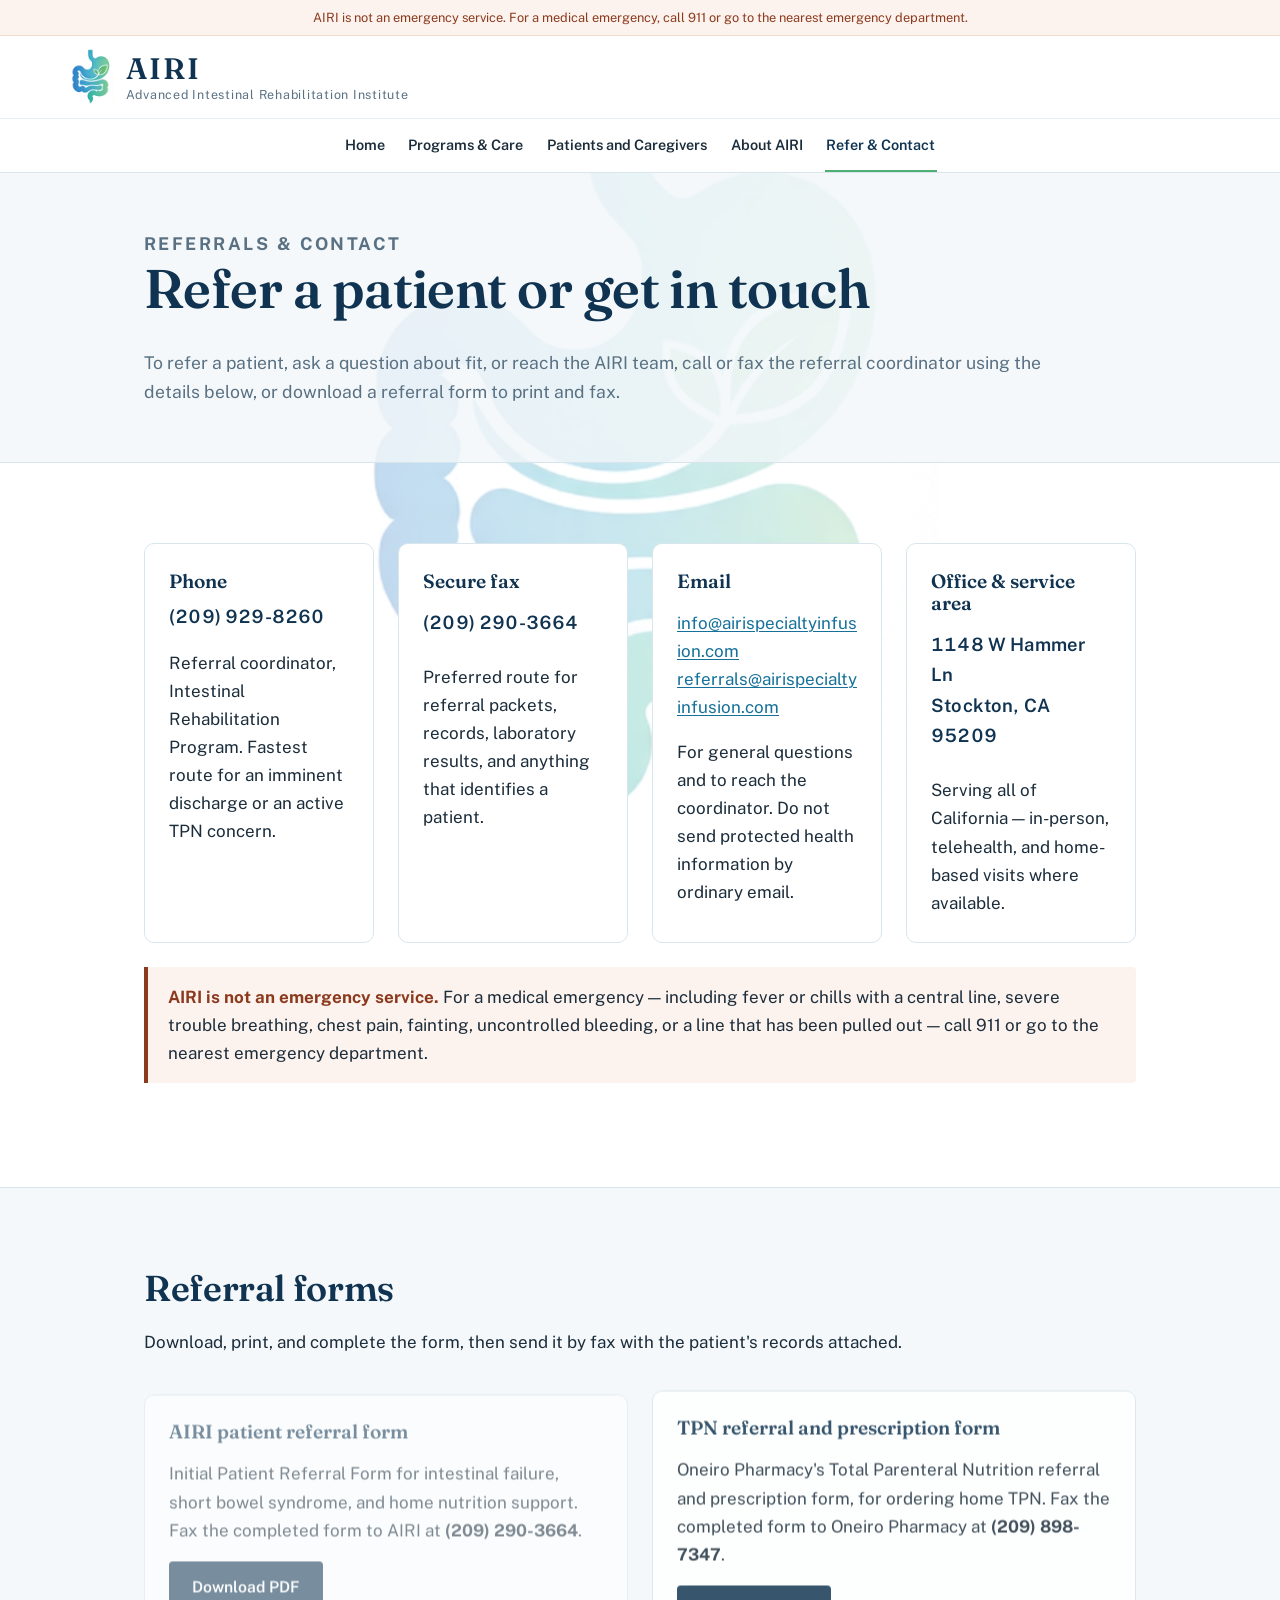
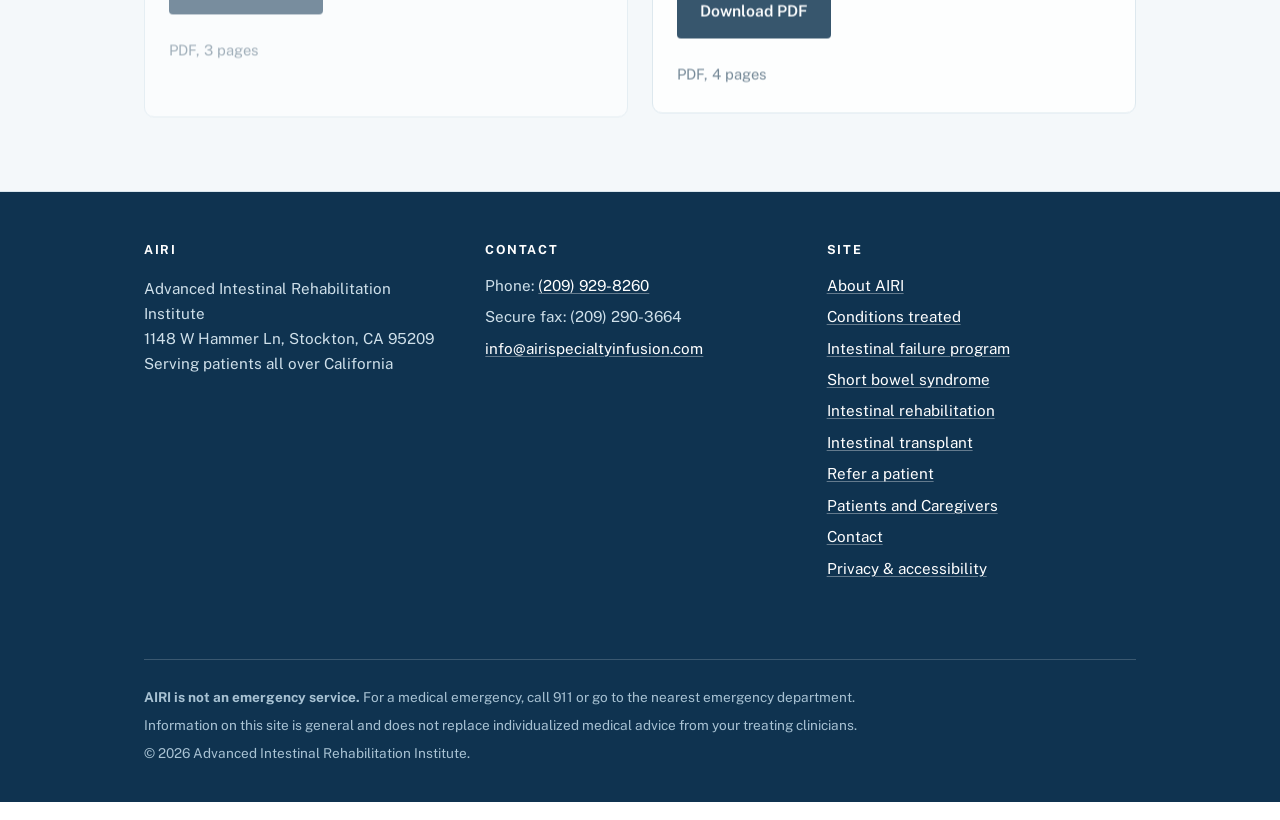
<file: contact.html>
<!DOCTYPE html>
<html lang="en">
<head>
<meta charset="utf-8">
<meta http-equiv="refresh" content="0; url=refer.html">
<meta name="robots" content="noindex">
<link rel="canonical" href="https://airispecialtyinfusion.com/refer.html">
<title>Contact AIRI</title>
</head>
<body>
<p>This page has moved. Continue to <a href="refer.html">Refer a Patient &amp; Contact</a>.</p>
</body>
</html>
</file>
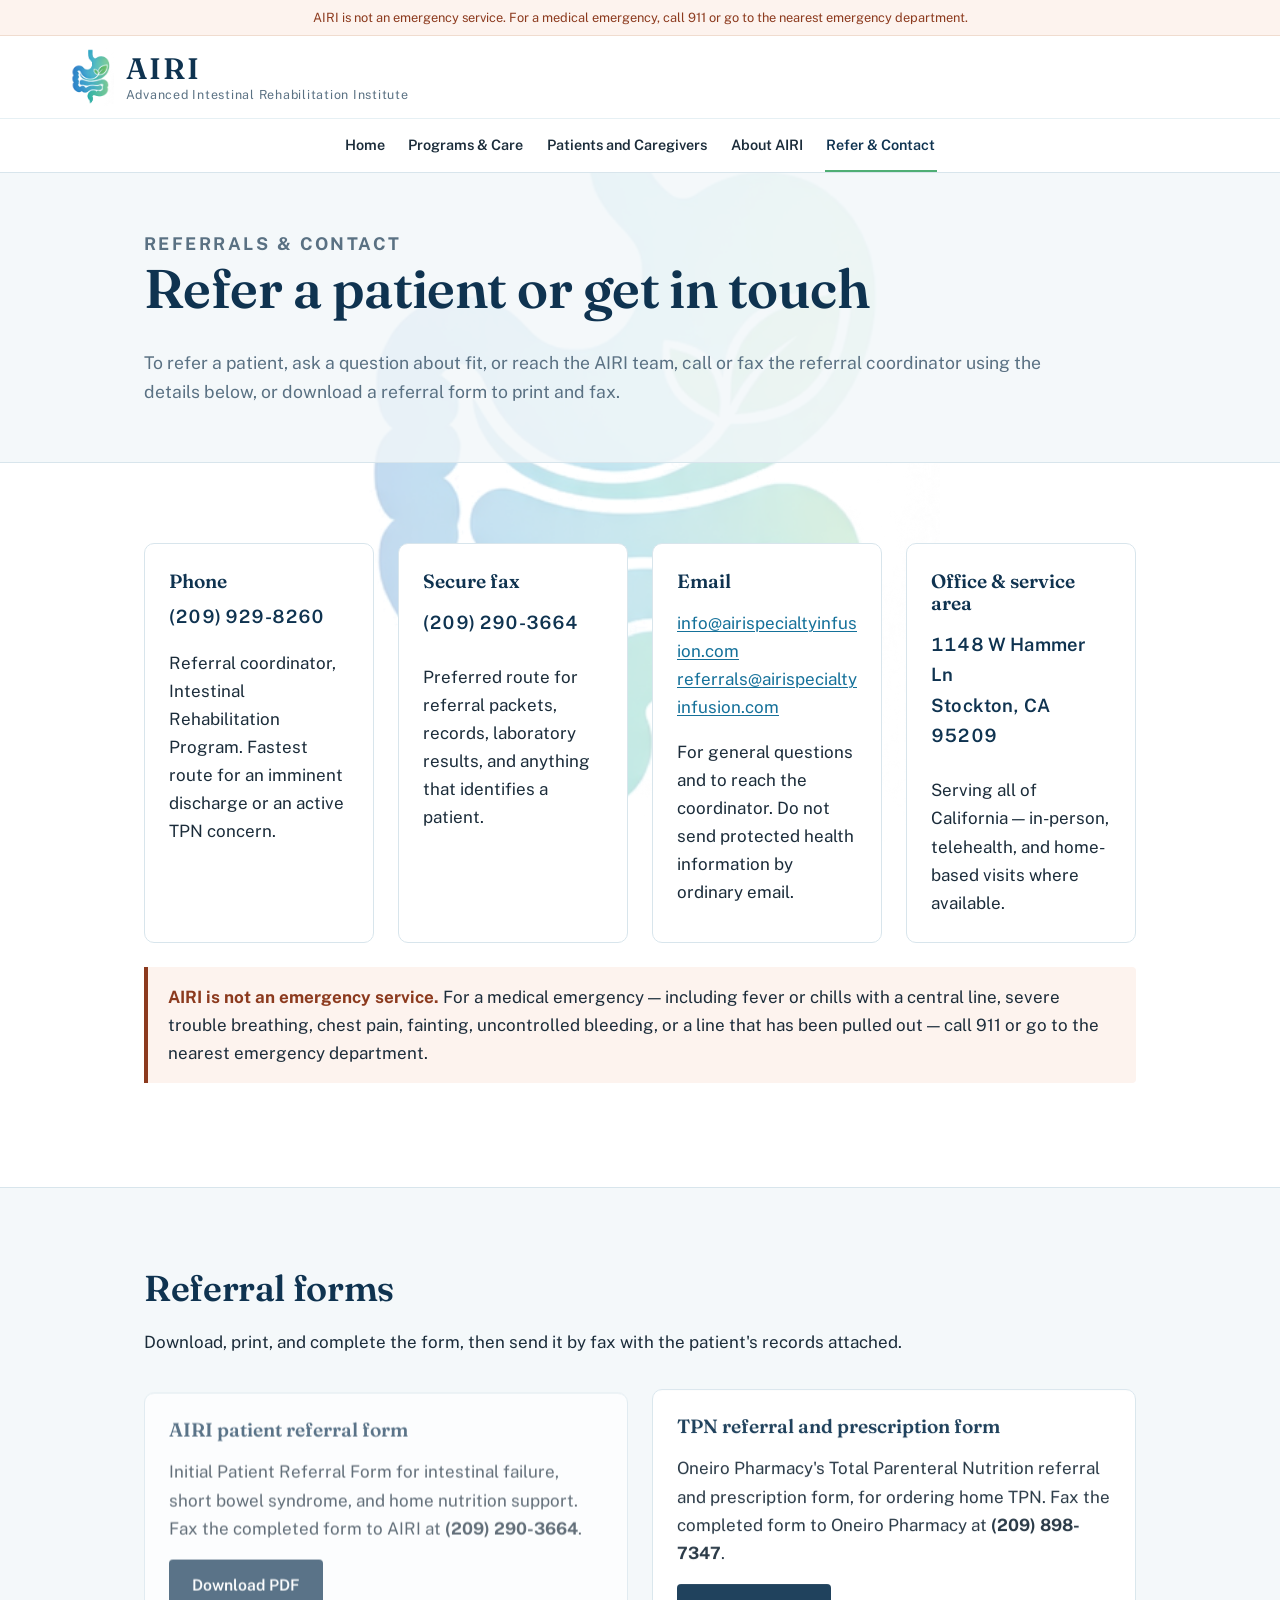
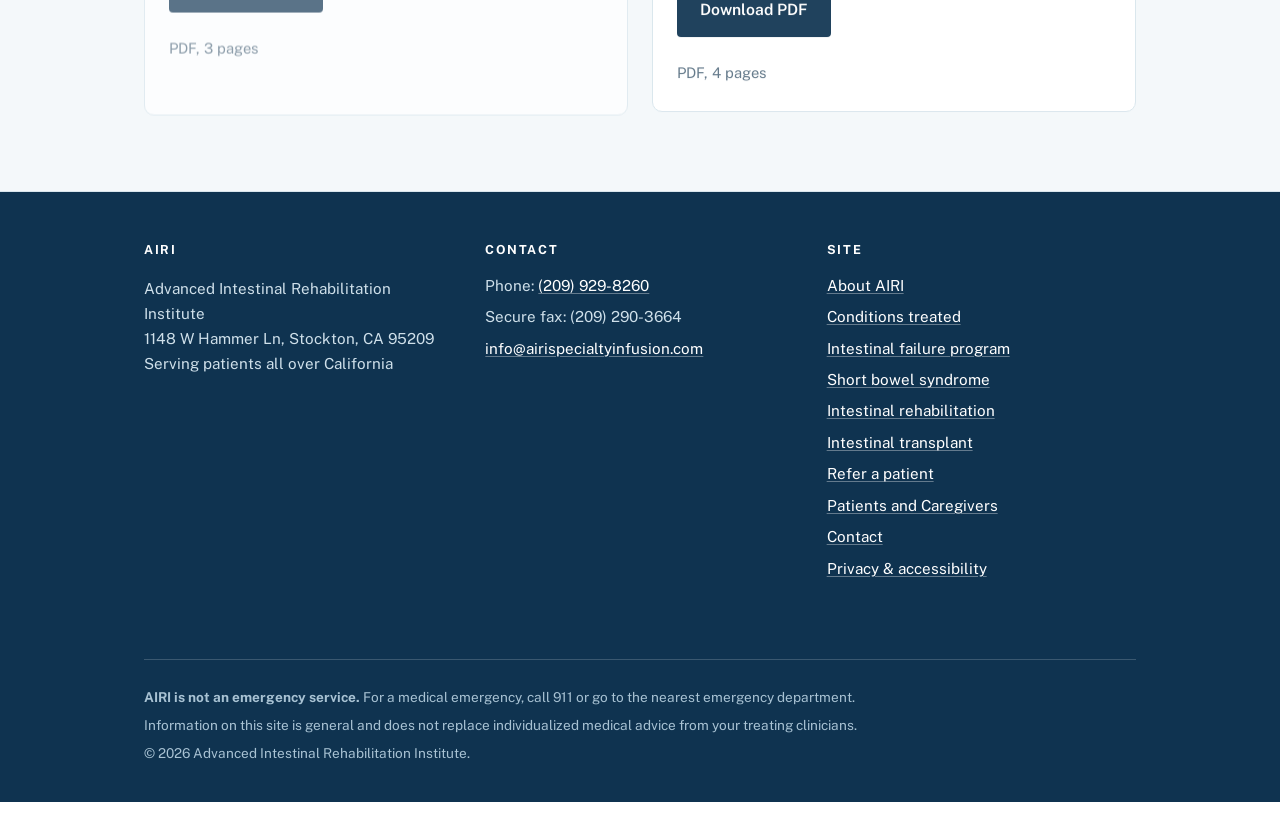
<file: outpatient.html>
<!DOCTYPE html>
<html lang="en">
<head>
<meta charset="utf-8">
<meta http-equiv="refresh" content="0; url=refer.html">
<meta name="robots" content="noindex">
<link rel="canonical" href="https://airispecialtyinfusion.com/refer.html">
<title>Refer a Patient — AIRI</title>
</head>
<body>
<p>This page has moved. Continue to <a href="refer.html">Refer a Patient &amp; Contact</a>.</p>
</body>
</html>
</file>
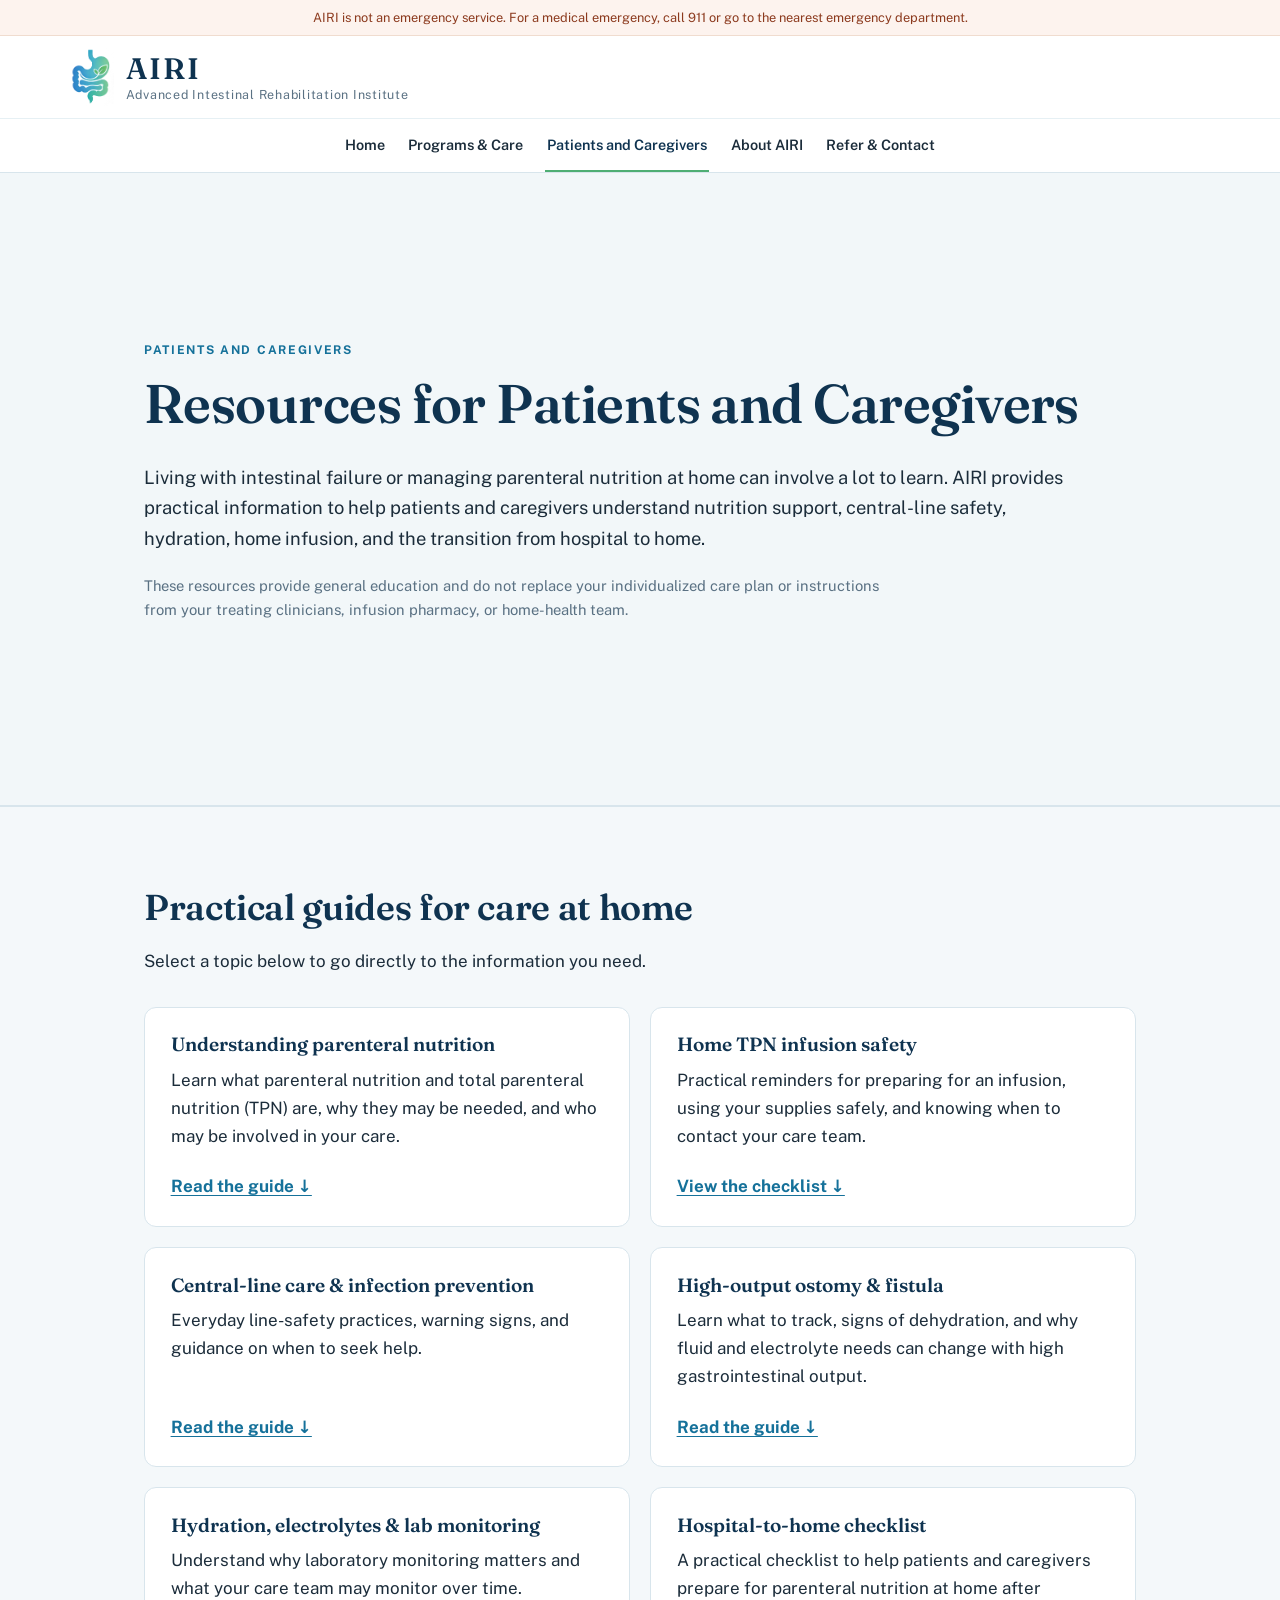
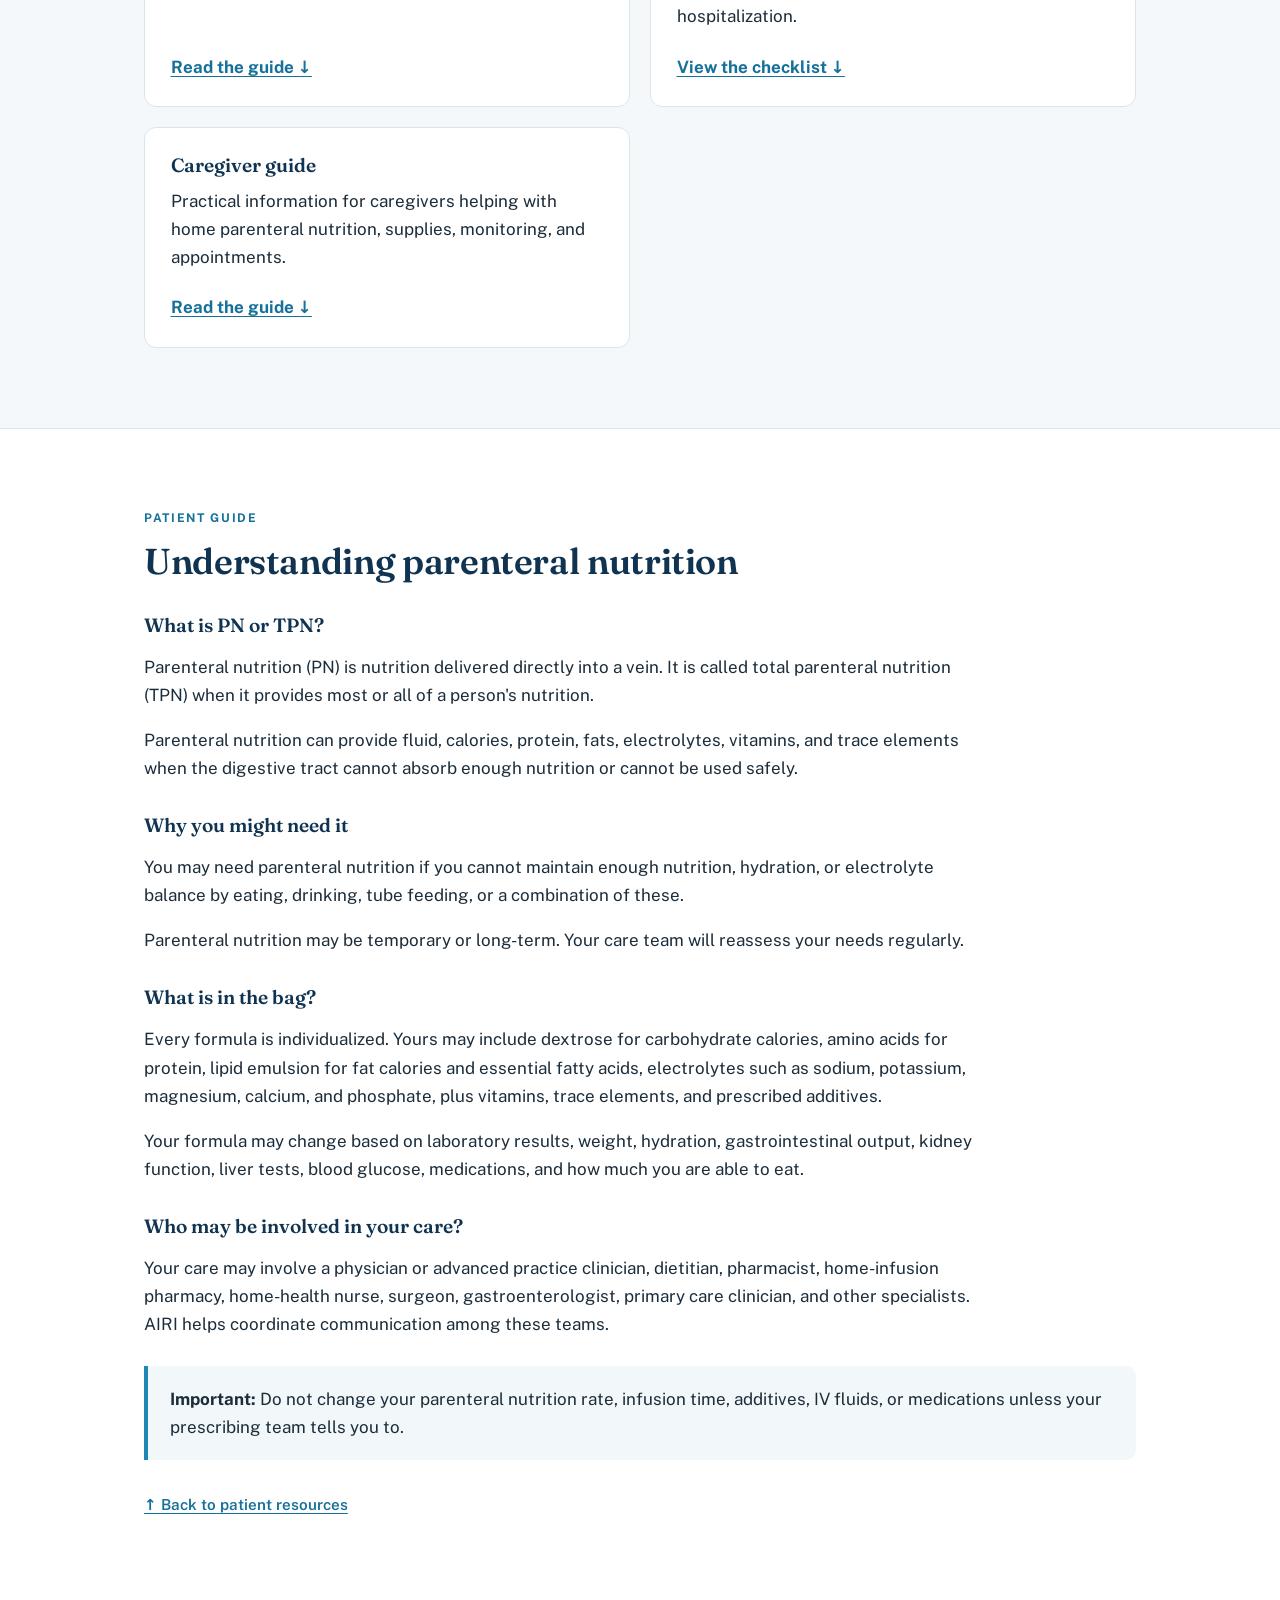
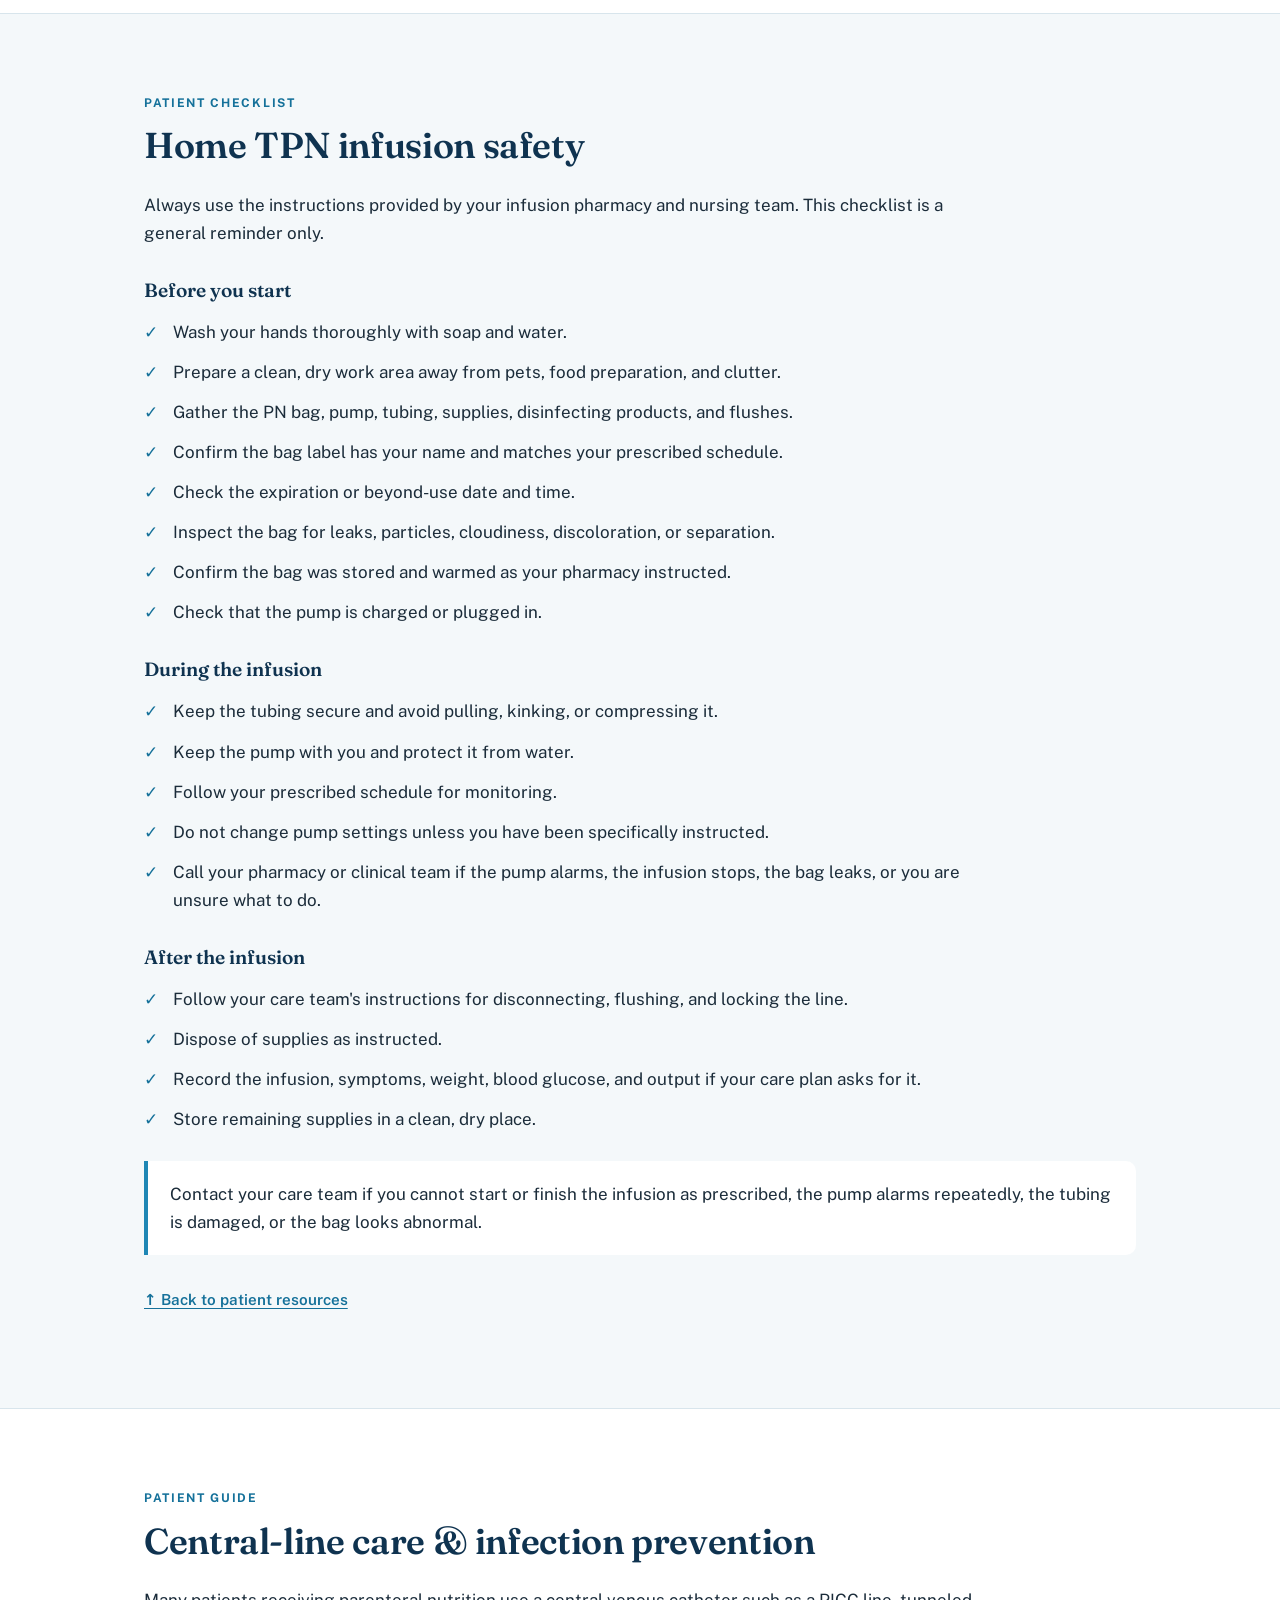
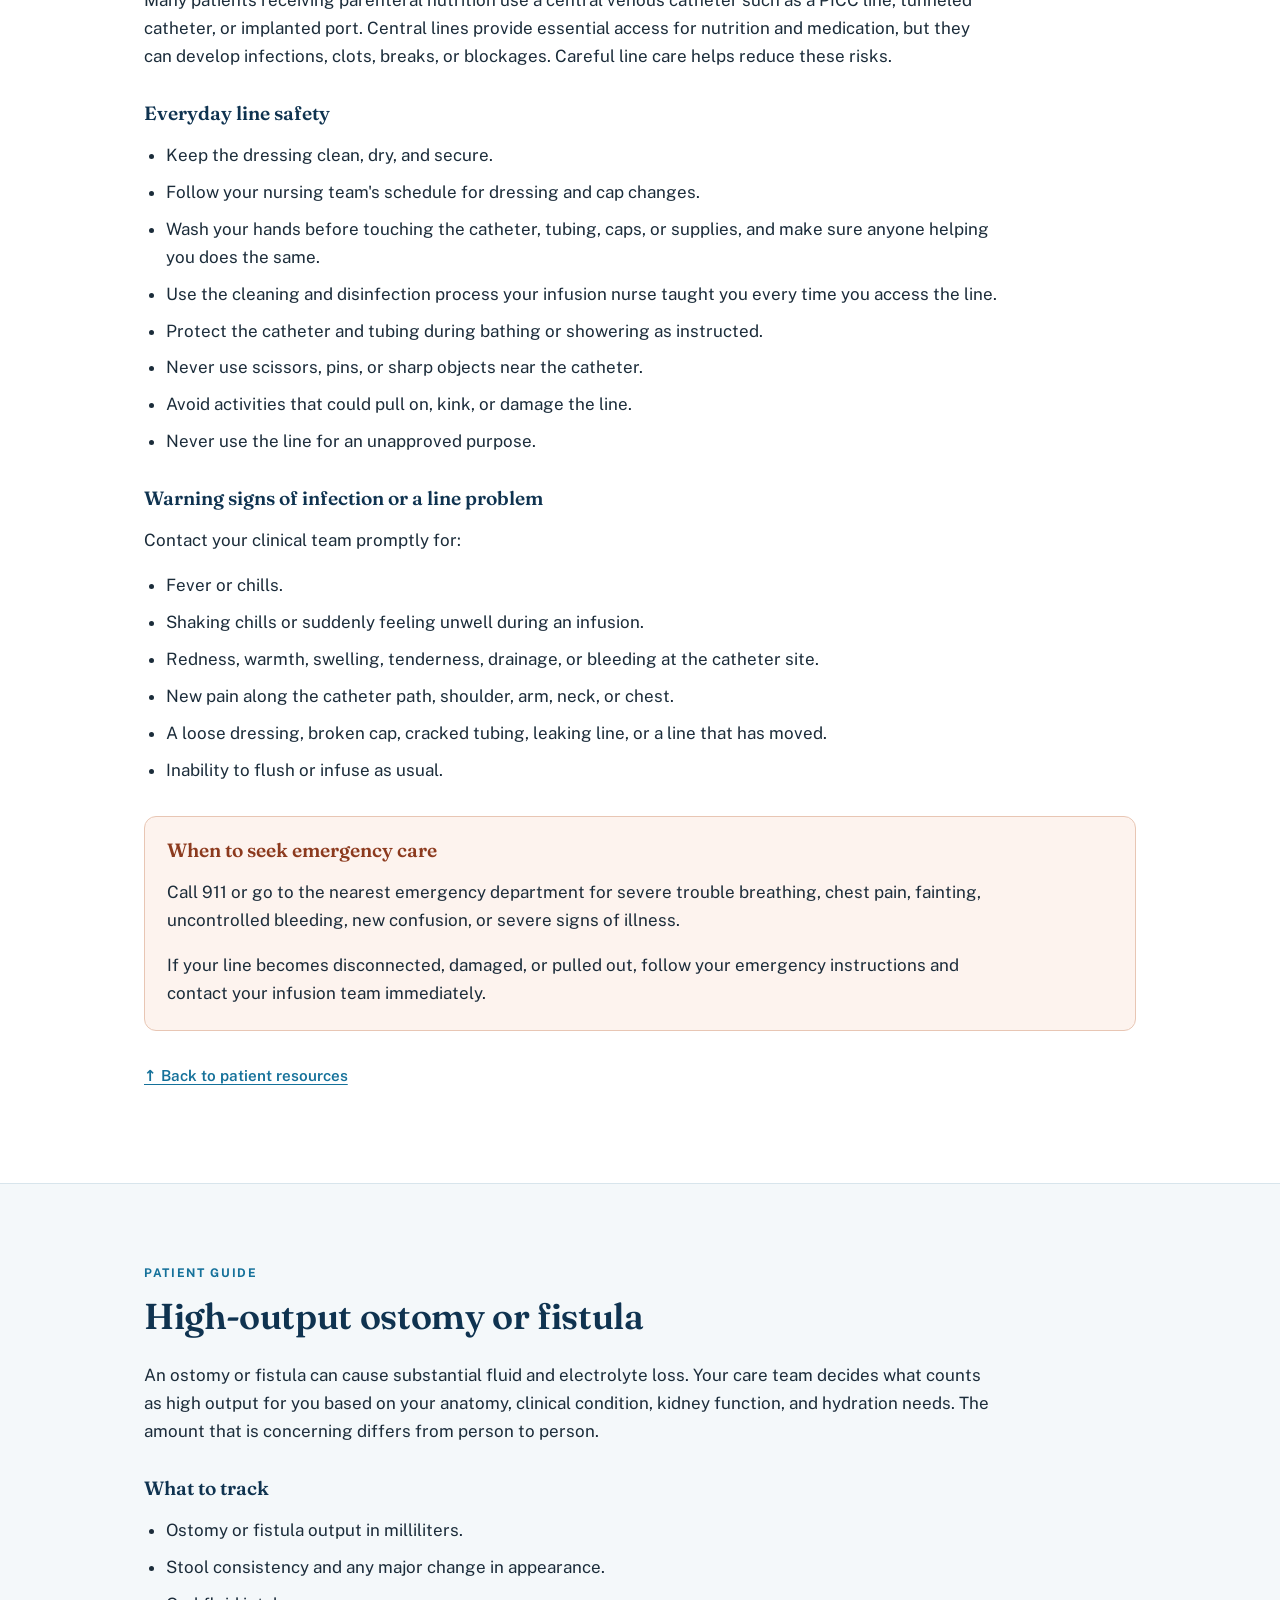
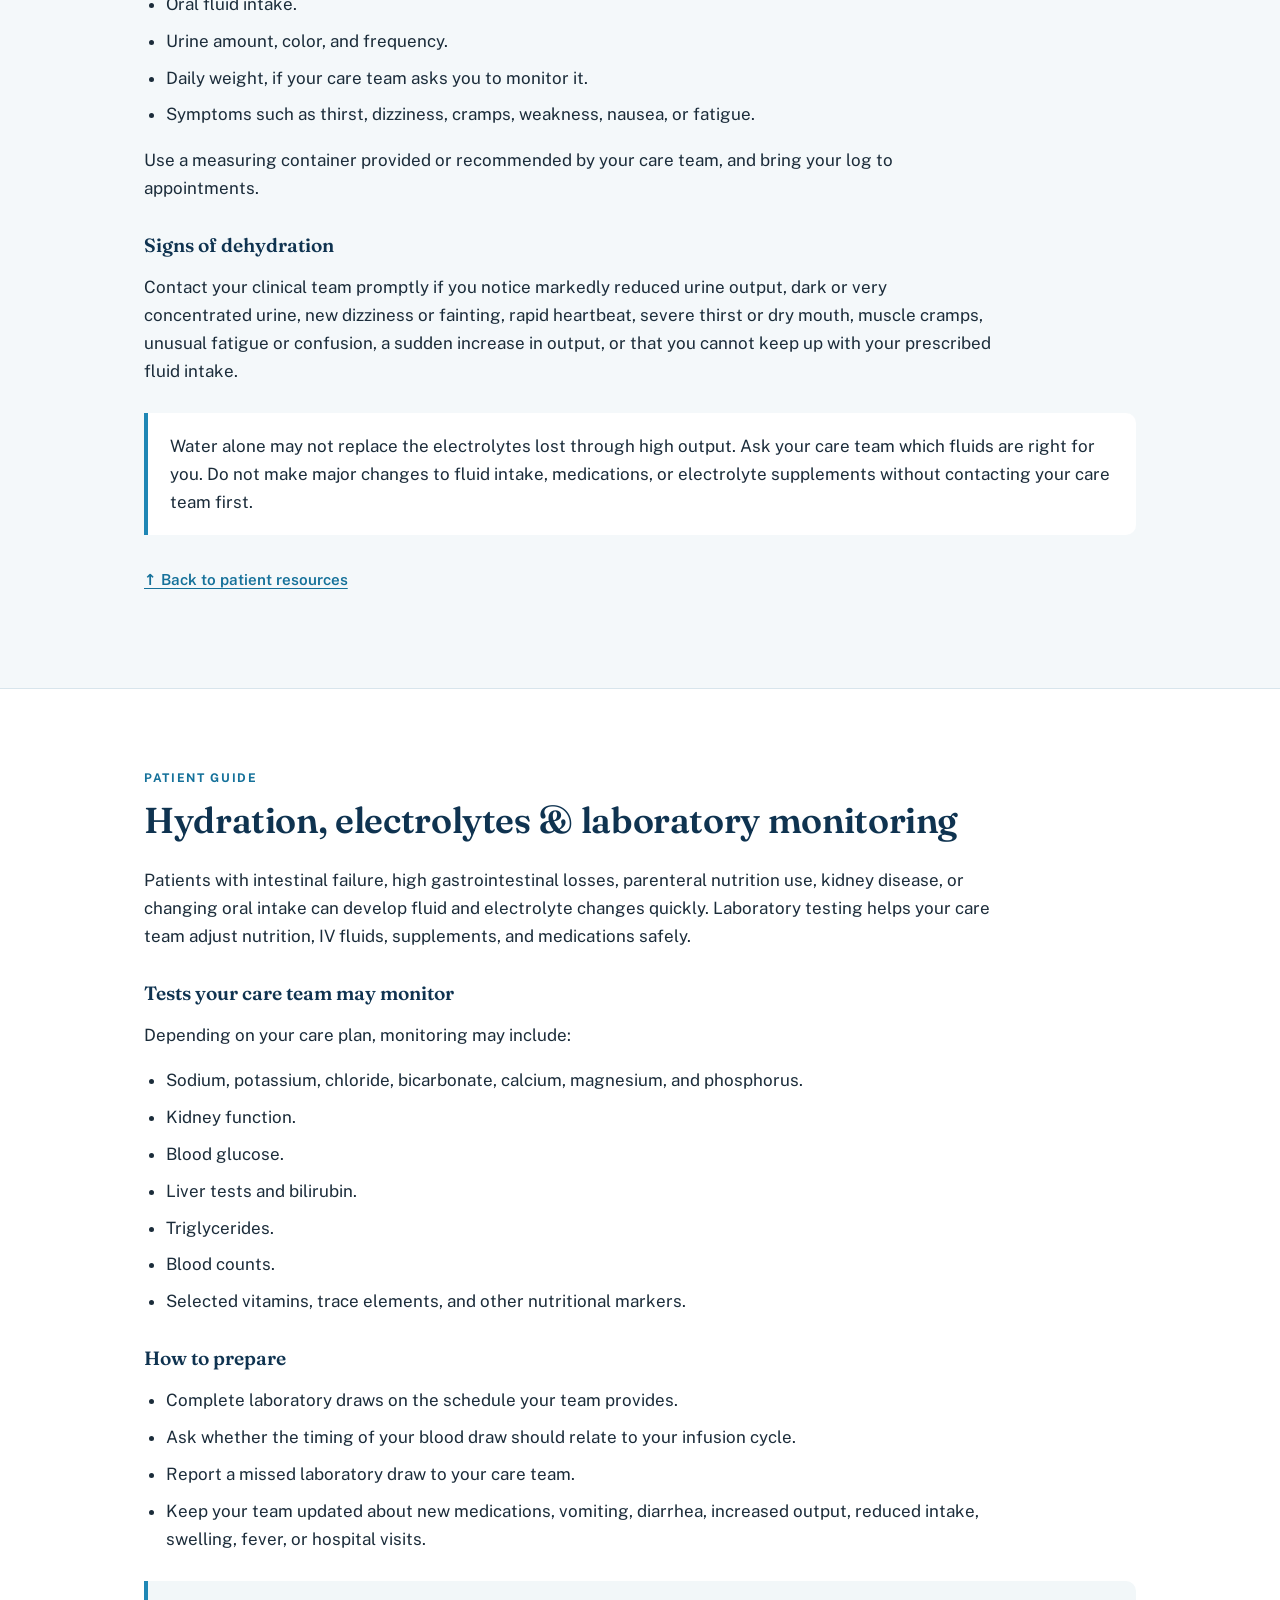
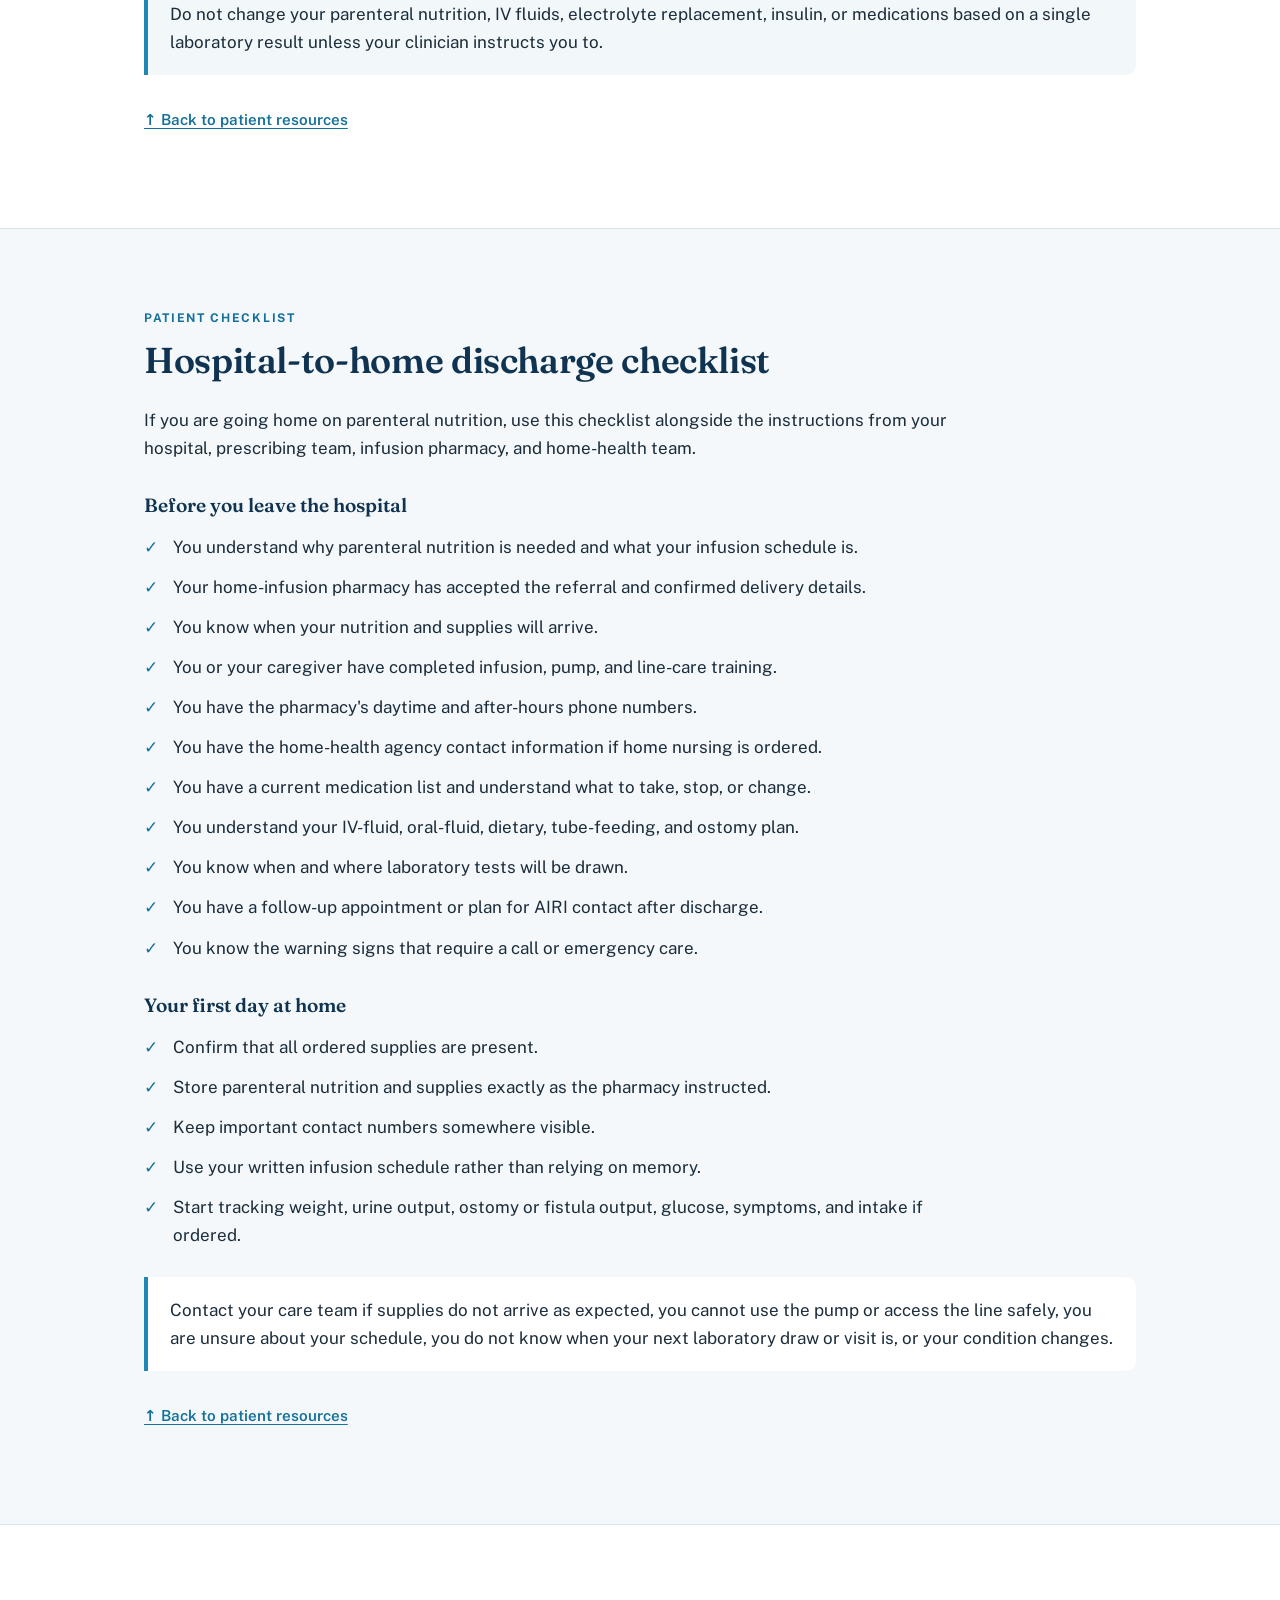
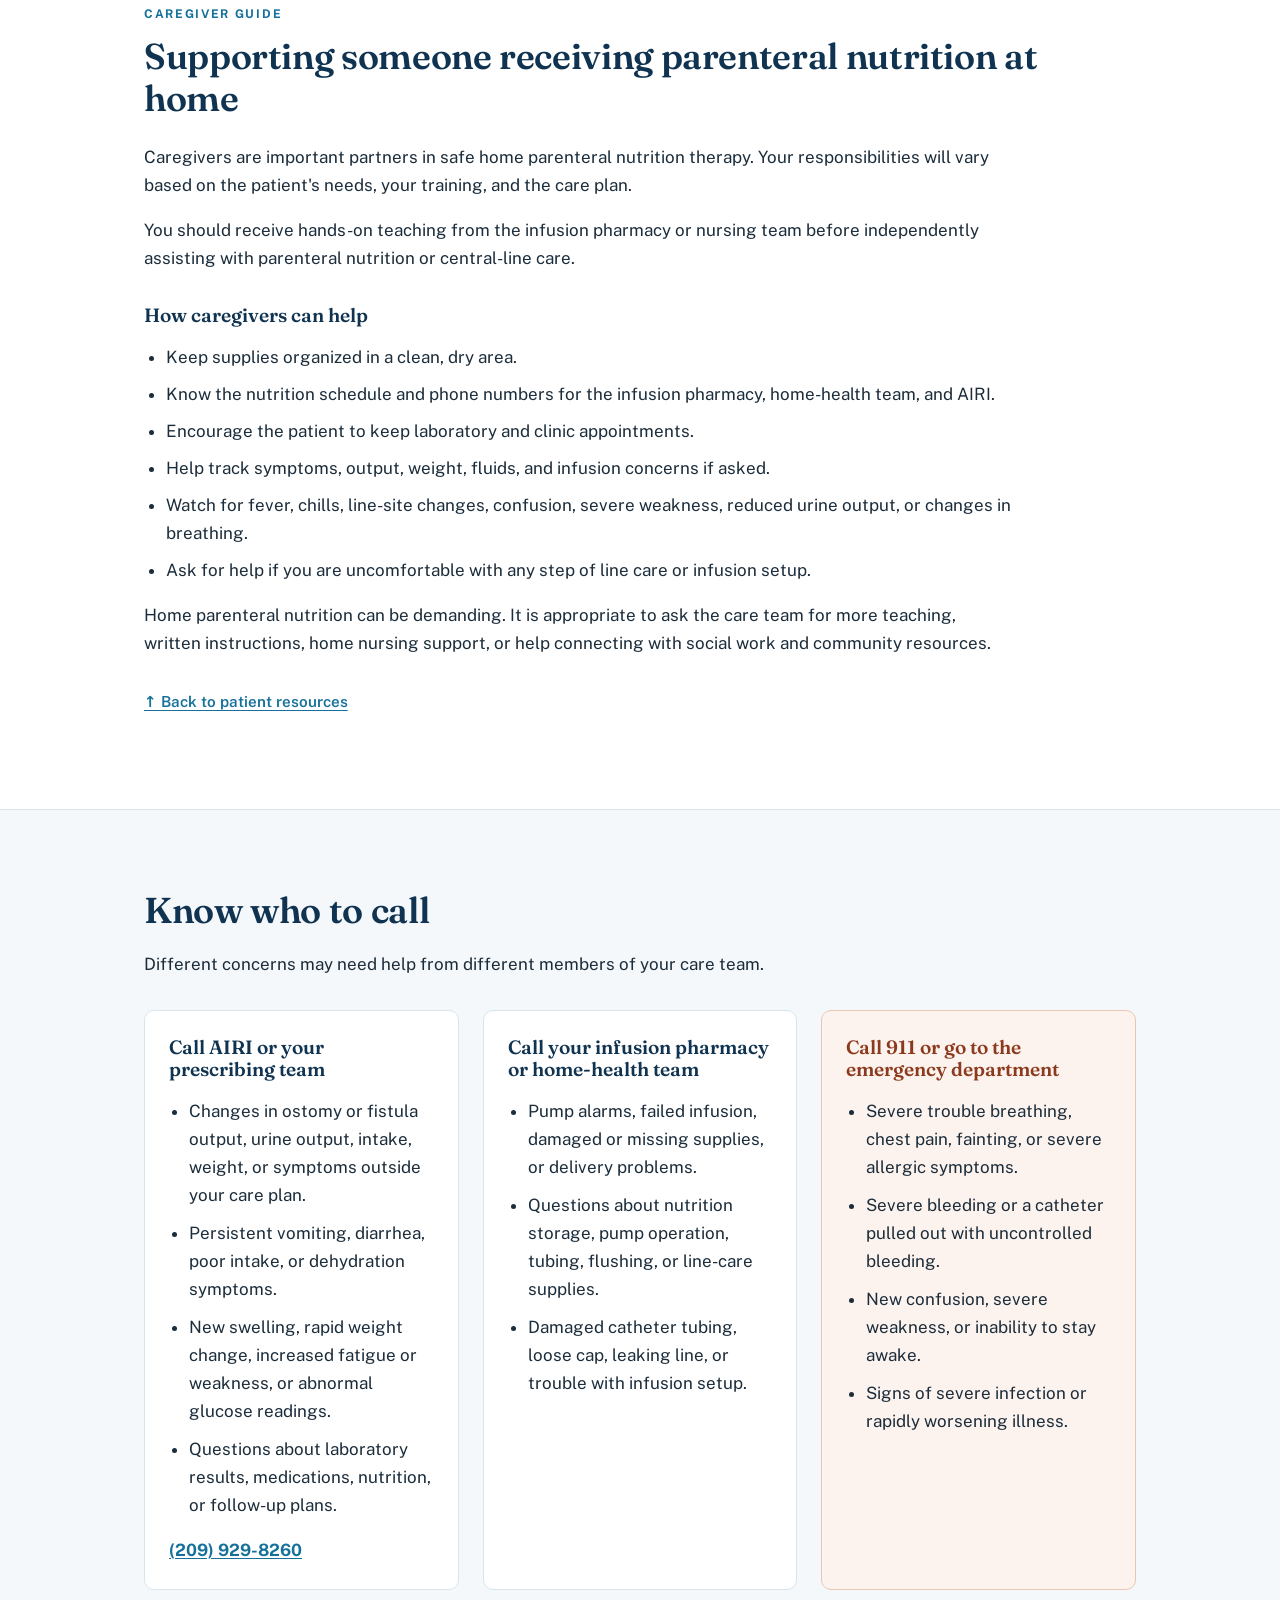
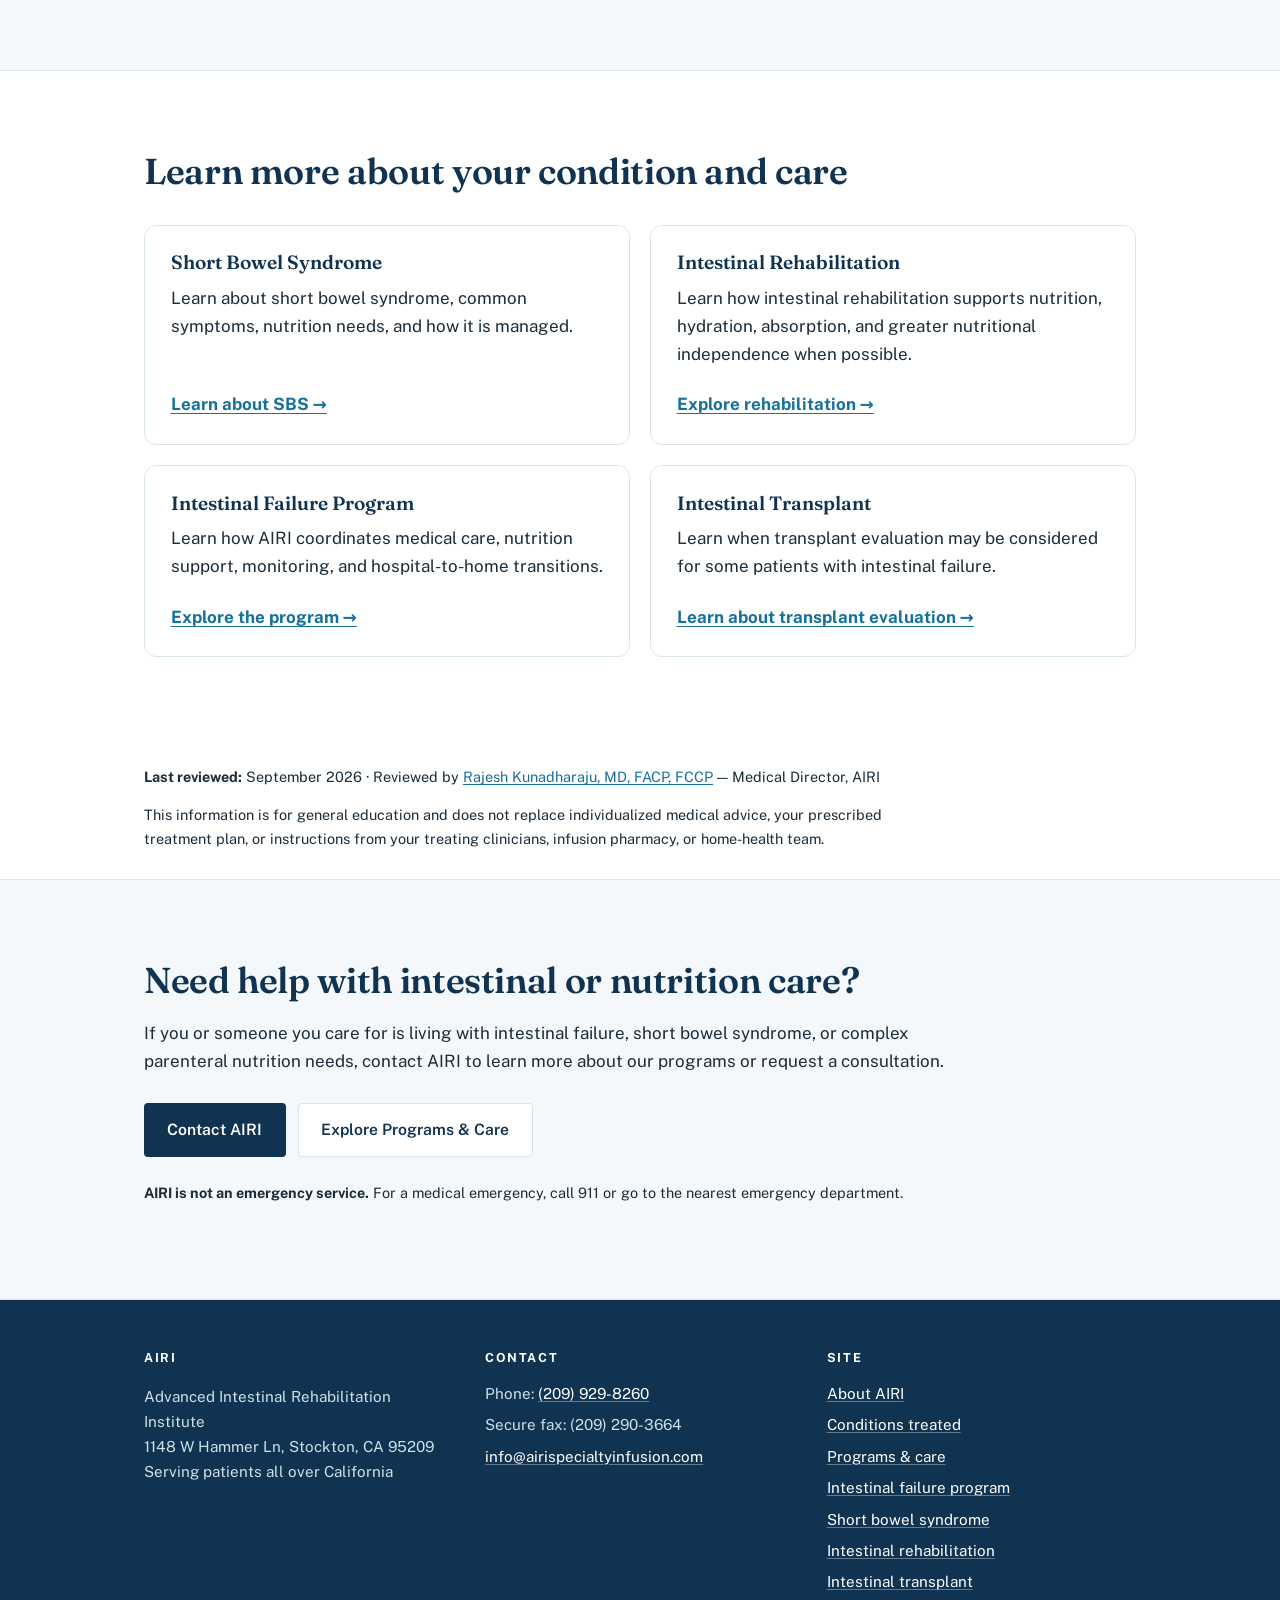
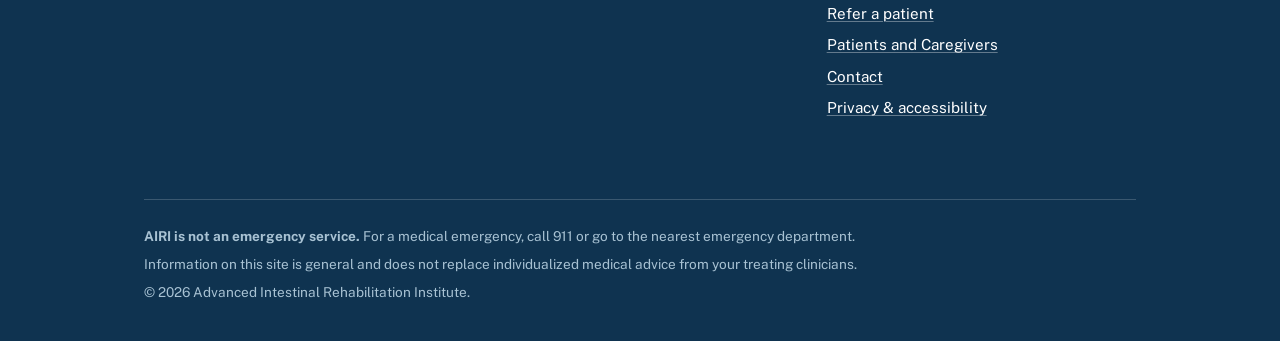
<file: patients.html>
<!DOCTYPE html>
<html lang="en">

<head>
<title>Home TPN and PICC Line Care for Patients and Caregivers | AIRI</title>
<meta name="description" content="Living with intestinal failure and TPN at home: central-line care, hydration, high-output ostomy care, home infusion, and caregiver support.">
<link rel="canonical" href="https://airispecialtyinfusion.com/patients.html">
<meta property="og:title" content="Home TPN and PICC Line Care for Patients and Caregivers | AIRI">
<meta property="og:description" content="Living with intestinal failure and TPN at home: central-line care, hydration, high-output ostomy care, home infusion, and caregiver support.">
<meta property="og:url" content="https://airispecialtyinfusion.com/patients.html">
<meta property="og:type" content="website">
<meta property="og:site_name" content="AIRI - Advanced Intestinal Rehabilitation Institute">
<meta property="og:image" content="https://airispecialtyinfusion.com/assets/share-image.png">
<meta charset="utf-8">
<meta name="viewport" content="width=device-width, initial-scale=1">

<link rel="icon" href="assets/logo-mark.png">

<link rel="preconnect" href="https://fonts.googleapis.com">
<link rel="preconnect" href="https://fonts.gstatic.com" crossorigin>

<link
href="https://fonts.googleapis.com/css2?family=Fraunces:opsz,wght@9..144,500;9..144,600&family=Public+Sans:wght@400;600;700&display=swap"
rel="stylesheet">

<link rel="stylesheet" href="style.css?v=10">

<script type="application/ld+json">
{
  "@context": "https://schema.org",
  "@type": "MedicalClinic",
  "name": "Advanced Intestinal Rehabilitation Institute (AIRI)",
  "url": "https://airispecialtyinfusion.com/",
  "telephone": "+1-209-929-8260",
  "faxNumber": "+1-209-290-3664",
  "email": "info@airispecialtyinfusion.com",
  "address": {
    "@type": "PostalAddress",
    "streetAddress": "1148 W Hammer Ln",
    "addressLocality": "Stockton",
    "addressRegion": "CA",
    "postalCode": "95209",
    "addressCountry": "US"
  },
  "areaServed": "California"
}
</script>
</head>


<body>

<a class="skip" href="#main">Skip to content</a>


<div class="emergency-bar">
  <div class="wrap">
    <p>
      AIRI is not an emergency service. For a medical emergency,
      call 911 or go to the nearest emergency department.
    </p>
  </div>
</div>


<header class="site-header">

  <div class="header-top">
    <a class="brand" href="index.html">
      <img src="assets/logo-mark.png" alt="">
      <span class="brand-text">
        <b>AIRI</b>
        <span>Advanced Intestinal Rehabilitation Institute</span>
      </span>
    </a>
  </div>

  <nav class="site-nav" aria-label="Main">
    <div class="nav-row">
      <ul>
        <li><a href="index.html">Home</a></li>
        <li><a href="programs.html">Programs &amp; Care</a></li>
        <li>
          <a href="patients.html" aria-current="page">
            Patients and Caregivers
          </a>
        </li>
        <li><a href="about.html">About AIRI</a></li>
        <li><a href="refer.html">Refer &amp; Contact</a></li>
      </ul>
    </div>
  </nav>

</header>


<main id="main">


<!-- HERO -->

<section class="hero">
  <div class="wrap narrow">

  <p class="eyebrow">Patients and Caregivers</p>
  <h1>Resources for Patients and Caregivers</h1>

    <p class="lead">
      Living with intestinal failure or managing parenteral nutrition at
      home can involve a lot to learn. AIRI provides practical information
      to help patients and caregivers understand nutrition support,
      central-line safety, hydration, home infusion, and the transition
      from hospital to home.
    </p>

    <p class="patient-disclaimer">
      These resources provide general education and do not replace your
      individualized care plan or instructions from your treating clinicians,
      infusion pharmacy, or home-health team.
    </p>

  </div>
</section>


<!-- RESOURCE DIRECTORY -->

<section class="tint">
  <div class="wrap">

    <h2>Practical guides for care at home</h2>

    <p class="section-intro">
      Select a topic below to go directly to the information you need.
    </p>

    <div class="resource-grid">

      <a class="resource-card" href="#parenteral-nutrition">
        <h3>Understanding parenteral nutrition</h3>
        <p>
          Learn what parenteral nutrition and total parenteral nutrition
          (TPN) are, why they may be needed, and who may be involved in
          your care.
        </p>
        <span class="resource-link">Read the guide &darr;</span>
      </a>

      <a class="resource-card" href="#home-infusion">
        <h3>Home TPN infusion safety</h3>
        <p>
          Practical reminders for preparing for an infusion, using your
          supplies safely, and knowing when to contact your care team.
        </p>
        <span class="resource-link">View the checklist &darr;</span>
      </a>

      <a class="resource-card" href="#central-line">
        <h3>Central-line care &amp; infection prevention</h3>
        <p>
          Everyday line-safety practices, warning signs, and guidance on
          when to seek help.
        </p>
        <span class="resource-link">Read the guide &darr;</span>
      </a>

      <a class="resource-card" href="#high-output">
        <h3>High-output ostomy &amp; fistula</h3>
        <p>
          Learn what to track, signs of dehydration, and why fluid and
          electrolyte needs can change with high gastrointestinal output.
        </p>
        <span class="resource-link">Read the guide &darr;</span>
      </a>

      <a class="resource-card" href="#hydration-labs">
        <h3>Hydration, electrolytes &amp; lab monitoring</h3>
        <p>
          Understand why laboratory monitoring matters and what your care
          team may monitor over time.
        </p>
        <span class="resource-link">Read the guide &darr;</span>
      </a>

      <a class="resource-card" href="#hospital-home">
        <h3>Hospital-to-home checklist</h3>
        <p>
          A practical checklist to help patients and caregivers prepare for
          parenteral nutrition at home after hospitalization.
        </p>
        <span class="resource-link">View the checklist &darr;</span>
      </a>

      <a class="resource-card" href="#caregiver-guide">
        <h3>Caregiver guide</h3>
        <p>
          Practical information for caregivers helping with home parenteral
          nutrition, supplies, monitoring, and appointments.
        </p>
        <span class="resource-link">Read the guide &darr;</span>
      </a>

    </div>

  </div>
</section>


<!-- UNDERSTANDING PN -->

<section id="parenteral-nutrition" class="patient-guide">
  <div class="wrap narrow">

    <p class="eyebrow">Patient guide</p>

    <h2>Understanding parenteral nutrition</h2>

    <h3>What is PN or TPN?</h3>

    <p>
      Parenteral nutrition (PN) is nutrition delivered directly into a vein.
      It is called total parenteral nutrition (TPN) when it provides most or
      all of a person's nutrition.
    </p>

    <p>
      Parenteral nutrition can provide fluid, calories, protein, fats,
      electrolytes, vitamins, and trace elements when the digestive tract
      cannot absorb enough nutrition or cannot be used safely.
    </p>


    <h3>Why you might need it</h3>

    <p>
      You may need parenteral nutrition if you cannot maintain enough
      nutrition, hydration, or electrolyte balance by eating, drinking,
      tube feeding, or a combination of these.
    </p>

    <p>
      Parenteral nutrition may be temporary or long-term. Your care team
      will reassess your needs regularly.
    </p>


    <h3>What is in the bag?</h3>

    <p>
      Every formula is individualized. Yours may include dextrose for
      carbohydrate calories, amino acids for protein, lipid emulsion for
      fat calories and essential fatty acids, electrolytes such as sodium,
      potassium, magnesium, calcium, and phosphate, plus vitamins, trace
      elements, and prescribed additives.
    </p>

    <p>
      Your formula may change based on laboratory results, weight,
      hydration, gastrointestinal output, kidney function, liver tests,
      blood glucose, medications, and how much you are able to eat.
    </p>


    <h3>Who may be involved in your care?</h3>

    <p>
      Your care may involve a physician or advanced practice clinician,
      dietitian, pharmacist, home-infusion pharmacy, home-health nurse,
      surgeon, gastroenterologist, primary care clinician, and other
      specialists. AIRI helps coordinate communication among these teams.
    </p>

    <div class="patient-note">
      <p>
        <strong>Important:</strong> Do not change your parenteral nutrition
        rate, infusion time, additives, IV fluids, or medications unless your
        prescribing team tells you to.
      </p>
    </div>

    <p class="back-link">
      <a href="#main">&uarr; Back to patient resources</a>
    </p>

  </div>
</section>


<!-- HOME INFUSION -->

<section id="home-infusion" class="patient-guide tint">
  <div class="wrap narrow">

    <p class="eyebrow">Patient checklist</p>

    <h2>Home TPN infusion safety</h2>

    <p>
      Always use the instructions provided by your infusion pharmacy and
      nursing team. This checklist is a general reminder only.
    </p>


    <h3>Before you start</h3>

    <ul class="checklist">
      <li>Wash your hands thoroughly with soap and water.</li>

      <li>
        Prepare a clean, dry work area away from pets, food preparation,
        and clutter.
      </li>

      <li>
        Gather the PN bag, pump, tubing, supplies, disinfecting products,
        and flushes.
      </li>

      <li>
        Confirm the bag label has your name and matches your prescribed
        schedule.
      </li>

      <li>Check the expiration or beyond-use date and time.</li>

      <li>
        Inspect the bag for leaks, particles, cloudiness, discoloration,
        or separation.
      </li>

      <li>
        Confirm the bag was stored and warmed as your pharmacy instructed.
      </li>

      <li>Check that the pump is charged or plugged in.</li>
    </ul>


    <h3>During the infusion</h3>

    <ul class="checklist">
      <li>
        Keep the tubing secure and avoid pulling, kinking, or compressing it.
      </li>

      <li>Keep the pump with you and protect it from water.</li>

      <li>Follow your prescribed schedule for monitoring.</li>

      <li>
        Do not change pump settings unless you have been specifically
        instructed.
      </li>

      <li>
        Call your pharmacy or clinical team if the pump alarms, the infusion
        stops, the bag leaks, or you are unsure what to do.
      </li>
    </ul>


    <h3>After the infusion</h3>

    <ul class="checklist">
      <li>
        Follow your care team's instructions for disconnecting, flushing,
        and locking the line.
      </li>

      <li>Dispose of supplies as instructed.</li>

      <li>
        Record the infusion, symptoms, weight, blood glucose, and output
        if your care plan asks for it.
      </li>

      <li>Store remaining supplies in a clean, dry place.</li>
    </ul>


    <div class="patient-note">
      <p>
        Contact your care team if you cannot start or finish the infusion
        as prescribed, the pump alarms repeatedly, the tubing is damaged,
        or the bag looks abnormal.
      </p>
    </div>

    <p class="back-link">
      <a href="#main">&uarr; Back to patient resources</a>
    </p>

  </div>
</section>


<!-- CENTRAL LINE -->

<section id="central-line" class="patient-guide">
  <div class="wrap narrow">

    <p class="eyebrow">Patient guide</p>

    <h2>Central-line care &amp; infection prevention</h2>

    <p>
      Many patients receiving parenteral nutrition use a central venous
      catheter such as a PICC line, tunneled catheter, or implanted port.
      Central lines provide essential access for nutrition and medication,
      but they can develop infections, clots, breaks, or blockages.
      Careful line care helps reduce these risks.
    </p>


    <h3>Everyday line safety</h3>

    <ul>
      <li>Keep the dressing clean, dry, and secure.</li>

      <li>
        Follow your nursing team's schedule for dressing and cap changes.
      </li>

      <li>
        Wash your hands before touching the catheter, tubing, caps, or
        supplies, and make sure anyone helping you does the same.
      </li>

      <li>
        Use the cleaning and disinfection process your infusion nurse
        taught you every time you access the line.
      </li>

      <li>
        Protect the catheter and tubing during bathing or showering as
        instructed.
      </li>

      <li>
        Never use scissors, pins, or sharp objects near the catheter.
      </li>

      <li>
        Avoid activities that could pull on, kink, or damage the line.
      </li>

      <li>Never use the line for an unapproved purpose.</li>
    </ul>


    <h3>Warning signs of infection or a line problem</h3>

    <p>Contact your clinical team promptly for:</p>

    <ul>
      <li>Fever or chills.</li>

      <li>
        Shaking chills or suddenly feeling unwell during an infusion.
      </li>

      <li>
        Redness, warmth, swelling, tenderness, drainage, or bleeding at
        the catheter site.
      </li>

      <li>
        New pain along the catheter path, shoulder, arm, neck, or chest.
      </li>

      <li>
        A loose dressing, broken cap, cracked tubing, leaking line, or a
        line that has moved.
      </li>

      <li>Inability to flush or infuse as usual.</li>
    </ul>


    <div class="emergency-note">
      <h3>When to seek emergency care</h3>

      <p>
        Call 911 or go to the nearest emergency department for severe
        trouble breathing, chest pain, fainting, uncontrolled bleeding,
        new confusion, or severe signs of illness.
      </p>

      <p>
        If your line becomes disconnected, damaged, or pulled out, follow
        your emergency instructions and contact your infusion team
        immediately.
      </p>
    </div>

    <p class="back-link">
      <a href="#main">&uarr; Back to patient resources</a>
    </p>

  </div>
</section>


<!-- HIGH OUTPUT -->

<section id="high-output" class="patient-guide tint">
  <div class="wrap narrow">

    <p class="eyebrow">Patient guide</p>

    <h2>High-output ostomy or fistula</h2>

    <p>
      An ostomy or fistula can cause substantial fluid and electrolyte loss.
      Your care team decides what counts as high output for you based on
      your anatomy, clinical condition, kidney function, and hydration
      needs. The amount that is concerning differs from person to person.
    </p>


    <h3>What to track</h3>

    <ul>
      <li>Ostomy or fistula output in milliliters.</li>

      <li>Stool consistency and any major change in appearance.</li>

      <li>Oral fluid intake.</li>

      <li>Urine amount, color, and frequency.</li>

      <li>Daily weight, if your care team asks you to monitor it.</li>

      <li>
        Symptoms such as thirst, dizziness, cramps, weakness, nausea,
        or fatigue.
      </li>
    </ul>

    <p>
      Use a measuring container provided or recommended by your care team,
      and bring your log to appointments.
    </p>


    <h3>Signs of dehydration</h3>

    <p>
      Contact your clinical team promptly if you notice markedly reduced
      urine output, dark or very concentrated urine, new dizziness or
      fainting, rapid heartbeat, severe thirst or dry mouth, muscle cramps,
      unusual fatigue or confusion, a sudden increase in output, or that
      you cannot keep up with your prescribed fluid intake.
    </p>

    <div class="patient-note">
      <p>
        Water alone may not replace the electrolytes lost through high
        output. Ask your care team which fluids are right for you. Do not
        make major changes to fluid intake, medications, or electrolyte
        supplements without contacting your care team first.
      </p>
    </div>

    <p class="back-link">
      <a href="#main">&uarr; Back to patient resources</a>
    </p>

  </div>
</section>


<!-- HYDRATION AND LABS -->

<section id="hydration-labs" class="patient-guide">
  <div class="wrap narrow">

    <p class="eyebrow">Patient guide</p>

    <h2>Hydration, electrolytes &amp; laboratory monitoring</h2>

    <p>
      Patients with intestinal failure, high gastrointestinal losses,
      parenteral nutrition use, kidney disease, or changing oral intake can
      develop fluid and electrolyte changes quickly. Laboratory testing
      helps your care team adjust nutrition, IV fluids, supplements, and
      medications safely.
    </p>


    <h3>Tests your care team may monitor</h3>

    <p>
      Depending on your care plan, monitoring may include:
    </p>

    <ul>
      <li>
        Sodium, potassium, chloride, bicarbonate, calcium, magnesium,
        and phosphorus.
      </li>

      <li>Kidney function.</li>

      <li>Blood glucose.</li>

      <li>Liver tests and bilirubin.</li>

      <li>Triglycerides.</li>

      <li>Blood counts.</li>

      <li>
        Selected vitamins, trace elements, and other nutritional markers.
      </li>
    </ul>


    <h3>How to prepare</h3>

    <ul>
      <li>Complete laboratory draws on the schedule your team provides.</li>

      <li>
        Ask whether the timing of your blood draw should relate to your
        infusion cycle.
      </li>

      <li>Report a missed laboratory draw to your care team.</li>

      <li>
        Keep your team updated about new medications, vomiting, diarrhea,
        increased output, reduced intake, swelling, fever, or hospital
        visits.
      </li>
    </ul>


    <div class="patient-note">
      <p>
        Do not change your parenteral nutrition, IV fluids, electrolyte
        replacement, insulin, or medications based on a single laboratory
        result unless your clinician instructs you to.
      </p>
    </div>

    <p class="back-link">
      <a href="#main">&uarr; Back to patient resources</a>
    </p>

  </div>
</section>


<!-- HOSPITAL TO HOME -->

<section id="hospital-home" class="patient-guide tint">
  <div class="wrap narrow">

    <p class="eyebrow">Patient checklist</p>

    <h2>Hospital-to-home discharge checklist</h2>

    <p>
      If you are going home on parenteral nutrition, use this checklist
      alongside the instructions from your hospital, prescribing team,
      infusion pharmacy, and home-health team.
    </p>


    <h3>Before you leave the hospital</h3>

    <ul class="checklist">
      <li>
        You understand why parenteral nutrition is needed and what your
        infusion schedule is.
      </li>

      <li>
        Your home-infusion pharmacy has accepted the referral and confirmed
        delivery details.
      </li>

      <li>You know when your nutrition and supplies will arrive.</li>

      <li>
        You or your caregiver have completed infusion, pump, and line-care
        training.
      </li>

      <li>
        You have the pharmacy's daytime and after-hours phone numbers.
      </li>

      <li>
        You have the home-health agency contact information if home nursing
        is ordered.
      </li>

      <li>
        You have a current medication list and understand what to take,
        stop, or change.
      </li>

      <li>
        You understand your IV-fluid, oral-fluid, dietary, tube-feeding,
        and ostomy plan.
      </li>

      <li>
        You know when and where laboratory tests will be drawn.
      </li>

      <li>
        You have a follow-up appointment or plan for AIRI contact after
        discharge.
      </li>

      <li>
        You know the warning signs that require a call or emergency care.
      </li>
    </ul>


    <h3>Your first day at home</h3>

    <ul class="checklist">
      <li>Confirm that all ordered supplies are present.</li>

      <li>
        Store parenteral nutrition and supplies exactly as the pharmacy
        instructed.
      </li>

      <li>Keep important contact numbers somewhere visible.</li>

      <li>
        Use your written infusion schedule rather than relying on memory.
      </li>

      <li>
        Start tracking weight, urine output, ostomy or fistula output,
        glucose, symptoms, and intake if ordered.
      </li>
    </ul>


    <div class="patient-note">
      <p>
        Contact your care team if supplies do not arrive as expected, you
        cannot use the pump or access the line safely, you are unsure about
        your schedule, you do not know when your next laboratory draw or
        visit is, or your condition changes.
      </p>
    </div>

    <p class="back-link">
      <a href="#main">&uarr; Back to patient resources</a>
    </p>

  </div>
</section>


<!-- CAREGIVER -->

<section id="caregiver-guide" class="patient-guide">
  <div class="wrap narrow">

    <p class="eyebrow">Caregiver guide</p>

    <h2>Supporting someone receiving parenteral nutrition at home</h2>

    <p>
      Caregivers are important partners in safe home parenteral nutrition
      therapy. Your responsibilities will vary based on the patient's needs,
      your training, and the care plan.
    </p>

    <p>
      You should receive hands-on teaching from the infusion pharmacy or
      nursing team before independently assisting with parenteral nutrition
      or central-line care.
    </p>


    <h3>How caregivers can help</h3>

    <ul>
      <li>Keep supplies organized in a clean, dry area.</li>

      <li>
        Know the nutrition schedule and phone numbers for the infusion
        pharmacy, home-health team, and AIRI.
      </li>

      <li>
        Encourage the patient to keep laboratory and clinic appointments.
      </li>

      <li>
        Help track symptoms, output, weight, fluids, and infusion concerns
        if asked.
      </li>

      <li>
        Watch for fever, chills, line-site changes, confusion, severe
        weakness, reduced urine output, or changes in breathing.
      </li>

      <li>
        Ask for help if you are uncomfortable with any step of line care
        or infusion setup.
      </li>
    </ul>

    <p>
      Home parenteral nutrition can be demanding. It is appropriate to ask
      the care team for more teaching, written instructions, home nursing
      support, or help connecting with social work and community resources.
    </p>

    <p class="back-link">
      <a href="#main">&uarr; Back to patient resources</a>
    </p>

  </div>
</section>


<!-- WHO TO CALL -->

<section id="who-to-call" class="tint">
  <div class="wrap">

    <h2>Know who to call</h2>

    <p class="section-intro">
      Different concerns may need help from different members of your
      care team.
    </p>

    <div class="grid three">

      <div class="card call-card">
        <h3>Call AIRI or your prescribing team</h3>

        <ul>
          <li>
            Changes in ostomy or fistula output, urine output, intake,
            weight, or symptoms outside your care plan.
          </li>

          <li>
            Persistent vomiting, diarrhea, poor intake, or dehydration
            symptoms.
          </li>

          <li>
            New swelling, rapid weight change, increased fatigue or
            weakness, or abnormal glucose readings.
          </li>

          <li>
            Questions about laboratory results, medications, nutrition,
            or follow-up plans.
          </li>
        </ul>

        <p>
          <strong>
            <a href="tel:+12099298260">(209) 929-8260</a>
          </strong>
        </p>
      </div>


      <div class="card call-card">
        <h3>Call your infusion pharmacy or home-health team</h3>

        <ul>
          <li>
            Pump alarms, failed infusion, damaged or missing supplies,
            or delivery problems.
          </li>

          <li>
            Questions about nutrition storage, pump operation, tubing,
            flushing, or line-care supplies.
          </li>

          <li>
            Damaged catheter tubing, loose cap, leaking line, or trouble
            with infusion setup.
          </li>
        </ul>
      </div>


      <div class="card call-card emergency-call-card">
        <h3>Call 911 or go to the emergency department</h3>

        <ul>
          <li>
            Severe trouble breathing, chest pain, fainting, or severe
            allergic symptoms.
          </li>

          <li>
            Severe bleeding or a catheter pulled out with uncontrolled
            bleeding.
          </li>

          <li>
            New confusion, severe weakness, or inability to stay awake.
          </li>

          <li>
            Signs of severe infection or rapidly worsening illness.
          </li>
        </ul>
      </div>

    </div>

  </div>
</section>


<!-- RELATED INFORMATION -->

<section>
  <div class="wrap">

    <h2>Learn more about your condition and care</h2>

    <div class="resource-grid related-grid">

      <a class="resource-card" href="sbs.html">
        <h3>Short Bowel Syndrome</h3>
        <p>
          Learn about short bowel syndrome, common symptoms, nutrition
          needs, and how it is managed.
        </p>
        <span class="resource-link">Learn about SBS &rarr;</span>
      </a>


      <a class="resource-card" href="rehab.html">
        <h3>Intestinal Rehabilitation</h3>
        <p>
          Learn how intestinal rehabilitation supports nutrition,
          hydration, absorption, and greater nutritional independence
          when possible.
        </p>
        <span class="resource-link">Explore rehabilitation &rarr;</span>
      </a>


      <a class="resource-card" href="program.html">
        <h3>Intestinal Failure Program</h3>
        <p>
          Learn how AIRI coordinates medical care, nutrition support,
          monitoring, and hospital-to-home transitions.
        </p>
        <span class="resource-link">Explore the program &rarr;</span>
      </a>


      <a class="resource-card" href="transplant.html">
        <h3>Intestinal Transplant</h3>
        <p>
          Learn when transplant evaluation may be considered for some
          patients with intestinal failure.
        </p>
        <span class="resource-link">Learn about transplant evaluation &rarr;</span>
      </a>

    </div>

  </div>
</section>


<!-- REVIEW / DISCLAIMER -->

<section class="patient-review">
  <div class="wrap narrow">

    <!--
      IMPORTANT:
      Keep the review date below only after AIRI clinical leadership
      confirms that these materials have been reviewed.
    -->

    <p>
      <strong>Last reviewed:</strong> September 2026 &middot; Reviewed by <a href="about.html#medical-director">Rajesh Kunadharaju, MD, FACP, FCCP</a> — Medical Director, AIRI
    </p>

    <p>
      This information is for general education and does not replace
      individualized medical advice, your prescribed treatment plan,
      or instructions from your treating clinicians, infusion pharmacy,
      or home-health team.
    </p>

  </div>
</section>


<!-- CTA -->

<section class="tint">
  <div class="wrap narrow">

    <h2>Need help with intestinal or nutrition care?</h2>

    <p>
      If you or someone you care for is living with intestinal failure,
      short bowel syndrome, or complex parenteral nutrition needs, contact
      AIRI to learn more about our programs or request a consultation.
    </p>

    <div class="btn-row">

      <a class="btn btn-primary" href="refer.html">
        Contact AIRI
      </a>

      <a class="btn btn-ghost" href="programs.html">
        Explore Programs &amp; Care
      </a>

    </div>

    <p class="emergency-reminder">
      <strong>AIRI is not an emergency service.</strong>
      For a medical emergency, call 911 or go to the nearest
      emergency department.
    </p>

  </div>
</section>


</main>


<footer class="site-footer">
  <div class="wrap">

    <div>
      <p class="ft-h">AIRI</p>
      <p>
        Advanced Intestinal Rehabilitation Institute<br>
        1148 W Hammer Ln, Stockton, CA 95209<br>
        Serving patients all over California
      </p>
    </div>

    <div>
      <p class="ft-h">Contact</p>

      <ul>
        <li>
          Phone:
          <a href="tel:+12099298260">(209) 929-8260</a>
        </li>

        <li>Secure fax: (209) 290-3664</li>

        <li>
          <a href="mailto:info@airispecialtyinfusion.com">
            info@airispecialtyinfusion.com
          </a>
        </li>
      </ul>
    </div>


    <div>
      <p class="ft-h">Site</p>

      <ul>
        <li><a href="about.html">About AIRI</a></li>

        <li>
          <a href="conditions.html">Conditions treated</a>
        </li>

        <li>
          <a href="programs.html">Programs &amp; care</a>
        </li>

        <li>
          <a href="program.html">Intestinal failure program</a>
        </li>

        <li>
          <a href="sbs.html">Short bowel syndrome</a>
        </li>

        <li>
          <a href="rehab.html">Intestinal rehabilitation</a>
        </li>

        <li>
          <a href="transplant.html">Intestinal transplant</a>
        </li>

        <li>
          <a href="refer.html">Refer a patient</a>
        </li>

        <li>
          <a href="patients.html">Patients and Caregivers</a>
        </li>

        <li>
          <a href="refer.html">Contact</a>
        </li>

        <li>
          <a href="privacy.html">Privacy &amp; accessibility</a>
        </li>
      </ul>
    </div>


    <div class="footer-bottom">

      <p>
        <strong>AIRI is not an emergency service.</strong>
        For a medical emergency, call 911 or go to the nearest
        emergency department.
      </p>

      <p>
        Information on this site is general and does not replace
        individualized medical advice from your treating clinicians.
      </p>

      <p>
        &copy; 2026 Advanced Intestinal Rehabilitation Institute.
      </p>

    </div>

  </div>
</footer>


<script src="site.js?v=3" defer></script>

</body>
</html>
</file>
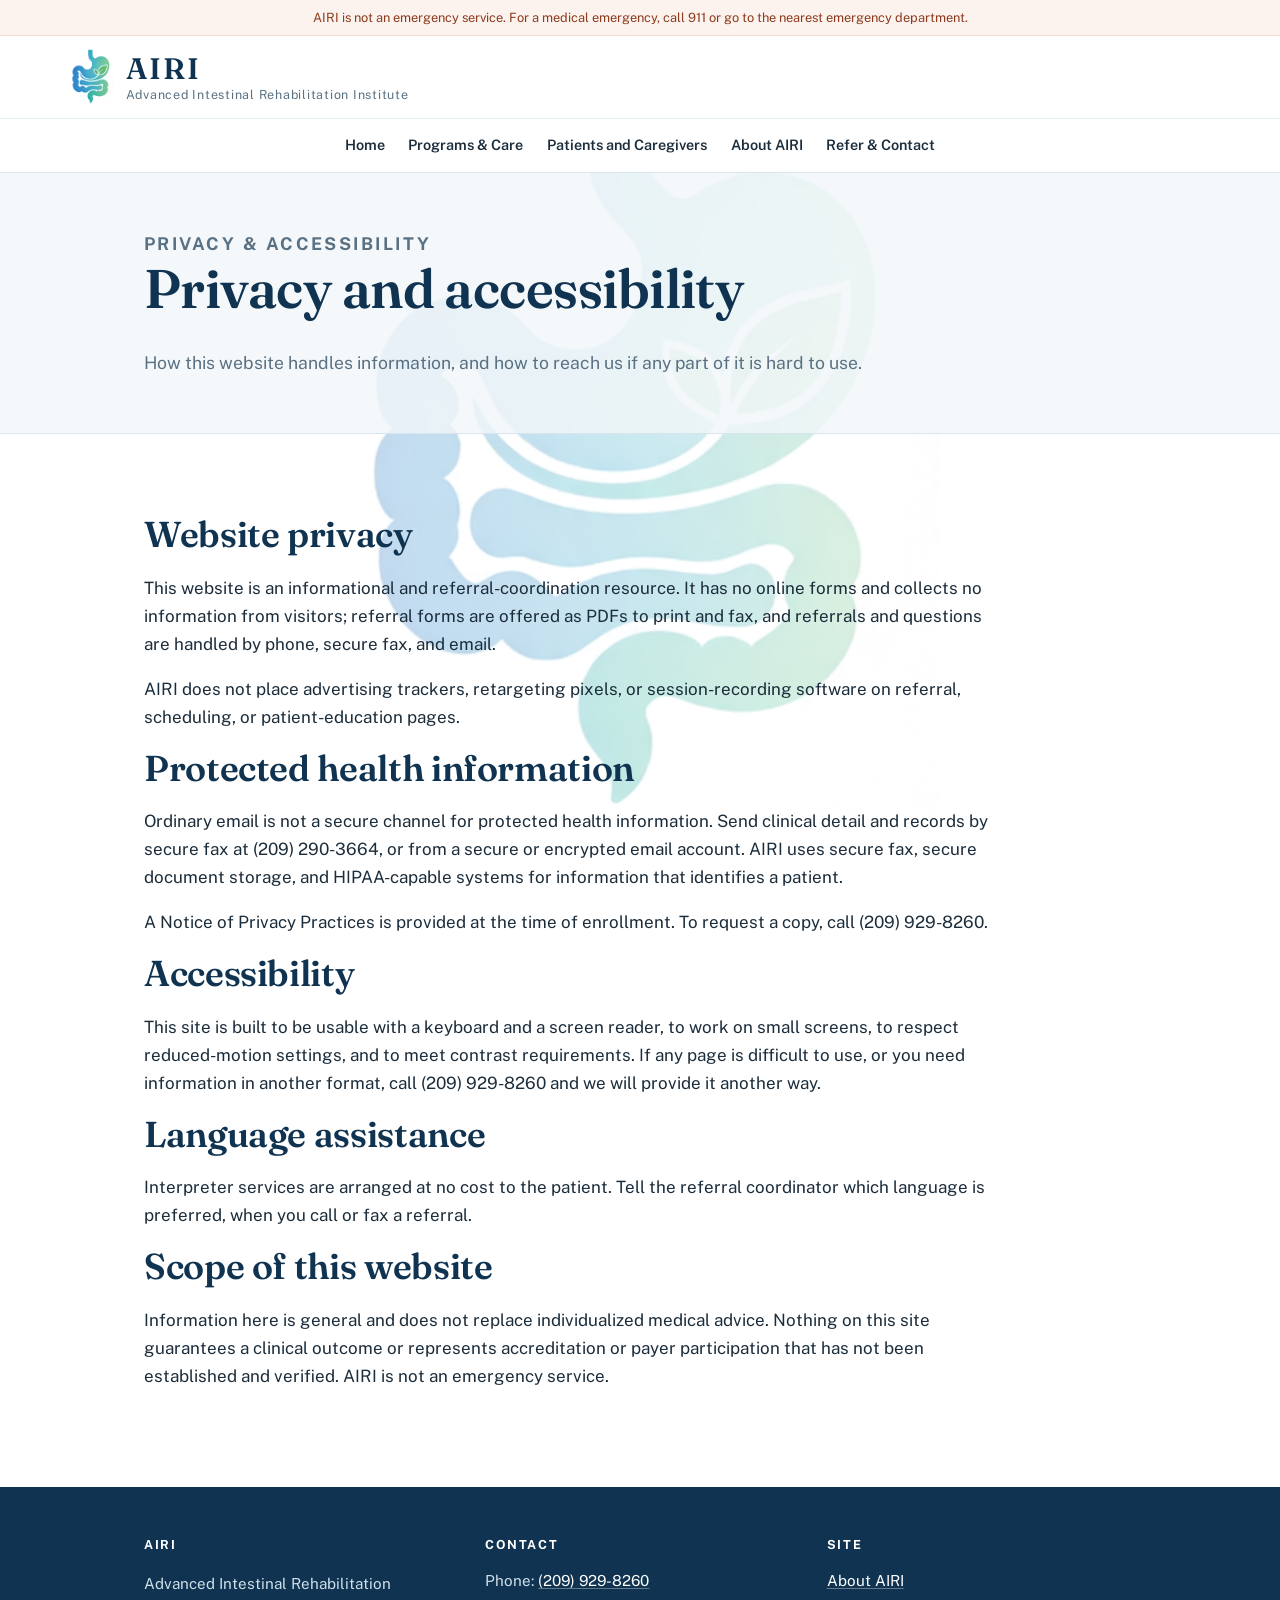
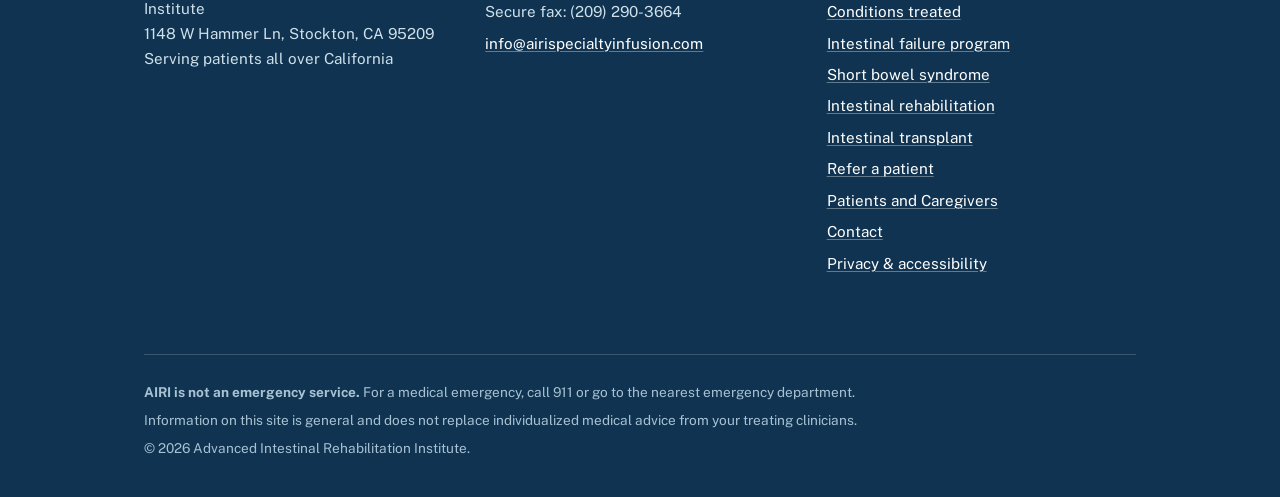
<file: privacy.html>
<!DOCTYPE html>
<html lang="en">
<head>
<title>Privacy and accessibility — AIRI</title>
<meta name="description" content="AIRI website privacy practices, protected health information, accessibility statement, and language assistance.">
<link rel="canonical" href="https://airispecialtyinfusion.com/privacy.html">
<meta property="og:title" content="Privacy and accessibility — AIRI">
<meta property="og:description" content="AIRI website privacy practices, protected health information, accessibility statement, and language assistance.">
<meta property="og:url" content="https://airispecialtyinfusion.com/privacy.html">
<meta property="og:type" content="website">
<meta property="og:site_name" content="AIRI - Advanced Intestinal Rehabilitation Institute">
<meta property="og:image" content="https://airispecialtyinfusion.com/assets/share-image.png">
<meta charset="utf-8">
<meta name="viewport" content="width=device-width, initial-scale=1">
<link rel="icon" href="assets/logo-mark.png">
<link rel="preconnect" href="https://fonts.googleapis.com">
<link rel="preconnect" href="https://fonts.gstatic.com" crossorigin>
<link href="https://fonts.googleapis.com/css2?family=Fraunces:opsz,wght@9..144,500;9..144,600&family=Public+Sans:wght@400;600;700&display=swap" rel="stylesheet">
<link rel="stylesheet" href="style.css?v=8">
<script type="application/ld+json">
{
  "@context": "https://schema.org",
  "@type": "MedicalClinic",
  "name": "Advanced Intestinal Rehabilitation Institute (AIRI)",
  "url": "https://airispecialtyinfusion.com/",
  "telephone": "+1-209-929-8260",
  "faxNumber": "+1-209-290-3664",
  "email": "info@airispecialtyinfusion.com",
  "address": {
    "@type": "PostalAddress",
    "streetAddress": "1148 W Hammer Ln",
    "addressLocality": "Stockton",
    "addressRegion": "CA",
    "postalCode": "95209",
    "addressCountry": "US"
  },
  "areaServed": "California"
}
</script>
</head>
<body>
<a class="skip" href="#main">Skip to content</a>

<div class="emergency-bar"><div class="wrap">
  <p>AIRI is not an emergency service. For a medical emergency, call 911 or go to the nearest emergency department.</p>
</div></div>

<header class="site-header">
  <div class="header-top">
    <a class="brand" href="index.html">
      <img src="assets/logo-mark.png" alt="">
      <span class="brand-text"><b>AIRI</b><span>Advanced Intestinal Rehabilitation Institute</span></span>
    </a>
  </div>
  <nav class="site-nav" aria-label="Main"><div class="nav-row"><ul>
      <li><a href="index.html">Home</a></li>
      <li><a href="programs.html">Programs &amp; Care</a></li>
      <li><a href="patients.html">Patients and Caregivers</a></li>
      <li><a href="about.html">About AIRI</a></li>
      <li><a href="refer.html">Refer &amp; Contact</a></li>
  </ul></div></nav>
</header>

<main id="main">

<div class="page-head"><div class="wrap narrow">
  <p class="eyebrow">Privacy &amp; accessibility</p>
  <h1>Privacy and accessibility</h1>
  <p>How this website handles information, and how to reach us if any part of it is hard to use.</p>
</div></div>

<section>
  <div class="wrap narrow">
    <h2>Website privacy</h2>
    <p>This website is an informational and referral-coordination resource. It has no online forms and collects no information from visitors; referral forms are offered as PDFs to print and fax, and referrals and questions are handled by phone, secure fax, and email.</p>
    <p>AIRI does not place advertising trackers, retargeting pixels, or session-recording software on referral, scheduling, or patient-education pages.</p>

    <h2>Protected health information</h2>
    <p>Ordinary email is not a secure channel for protected health information. Send clinical detail and records by secure fax at (209) 290-3664, or from a secure or encrypted email account. AIRI uses secure fax, secure document storage, and HIPAA-capable systems for information that identifies a patient.</p>
    <p>A Notice of Privacy Practices is provided at the time of enrollment. To request a copy, call (209) 929-8260.</p>

    <h2>Accessibility</h2>
    <p>This site is built to be usable with a keyboard and a screen reader, to work on small screens, to respect reduced-motion settings, and to meet contrast requirements. If any page is difficult to use, or you need information in another format, call (209) 929-8260 and we will provide it another way.</p>

    <h2>Language assistance</h2>
    <p>Interpreter services are arranged at no cost to the patient. Tell the referral coordinator which language is preferred, when you call or fax a referral.</p>

    <h2>Scope of this website</h2>
    <p>Information here is general and does not replace individualized medical advice. Nothing on this site guarantees a clinical outcome or represents accreditation or payer participation that has not been established and verified. AIRI is not an emergency service.</p>
  </div>
</section>
</main>

<footer class="site-footer"><div class="wrap">
  <div>
    <p class="ft-h">AIRI</p>
    <p>Advanced Intestinal Rehabilitation Institute<br>1148 W Hammer Ln, Stockton, CA 95209<br>Serving patients all over California</p>
  </div>
  <div>
    <p class="ft-h">Contact</p>
    <ul>
      <li>Phone: <a href="tel:+12099298260">(209) 929-8260</a></li>
      <li>Secure fax: (209) 290-3664</li>
      <li><a href="mailto:info@airispecialtyinfusion.com">info@airispecialtyinfusion.com</a></li>
    </ul>
  </div>
  <div>
    <p class="ft-h">Site</p>
    <ul>
      <li><a href="about.html">About AIRI</a></li>
      <li><a href="conditions.html">Conditions treated</a></li>
      <li><a href="program.html">Intestinal failure program</a></li>
      <li><a href="sbs.html">Short bowel syndrome</a></li>
      <li><a href="rehab.html">Intestinal rehabilitation</a></li>
      <li><a href="transplant.html">Intestinal transplant</a></li>
      <li><a href="refer.html">Refer a patient</a></li>
      <li><a href="patients.html">Patients and Caregivers</a></li>
      <li><a href="refer.html">Contact</a></li>
      <li><a href="privacy.html">Privacy &amp; accessibility</a></li>
    </ul>
  </div>
  <div class="footer-bottom">
    <p><strong>AIRI is not an emergency service.</strong> For a medical emergency, call 911 or go to the nearest emergency department.</p>
    <p>Information on this site is general and does not replace individualized medical advice from your treating clinicians.</p>
    <p>&copy; 2026 Advanced Intestinal Rehabilitation Institute.</p>
  </div>
</div></footer>

<script src="site.js?v=3" defer></script>
</body>
</html>
</file>
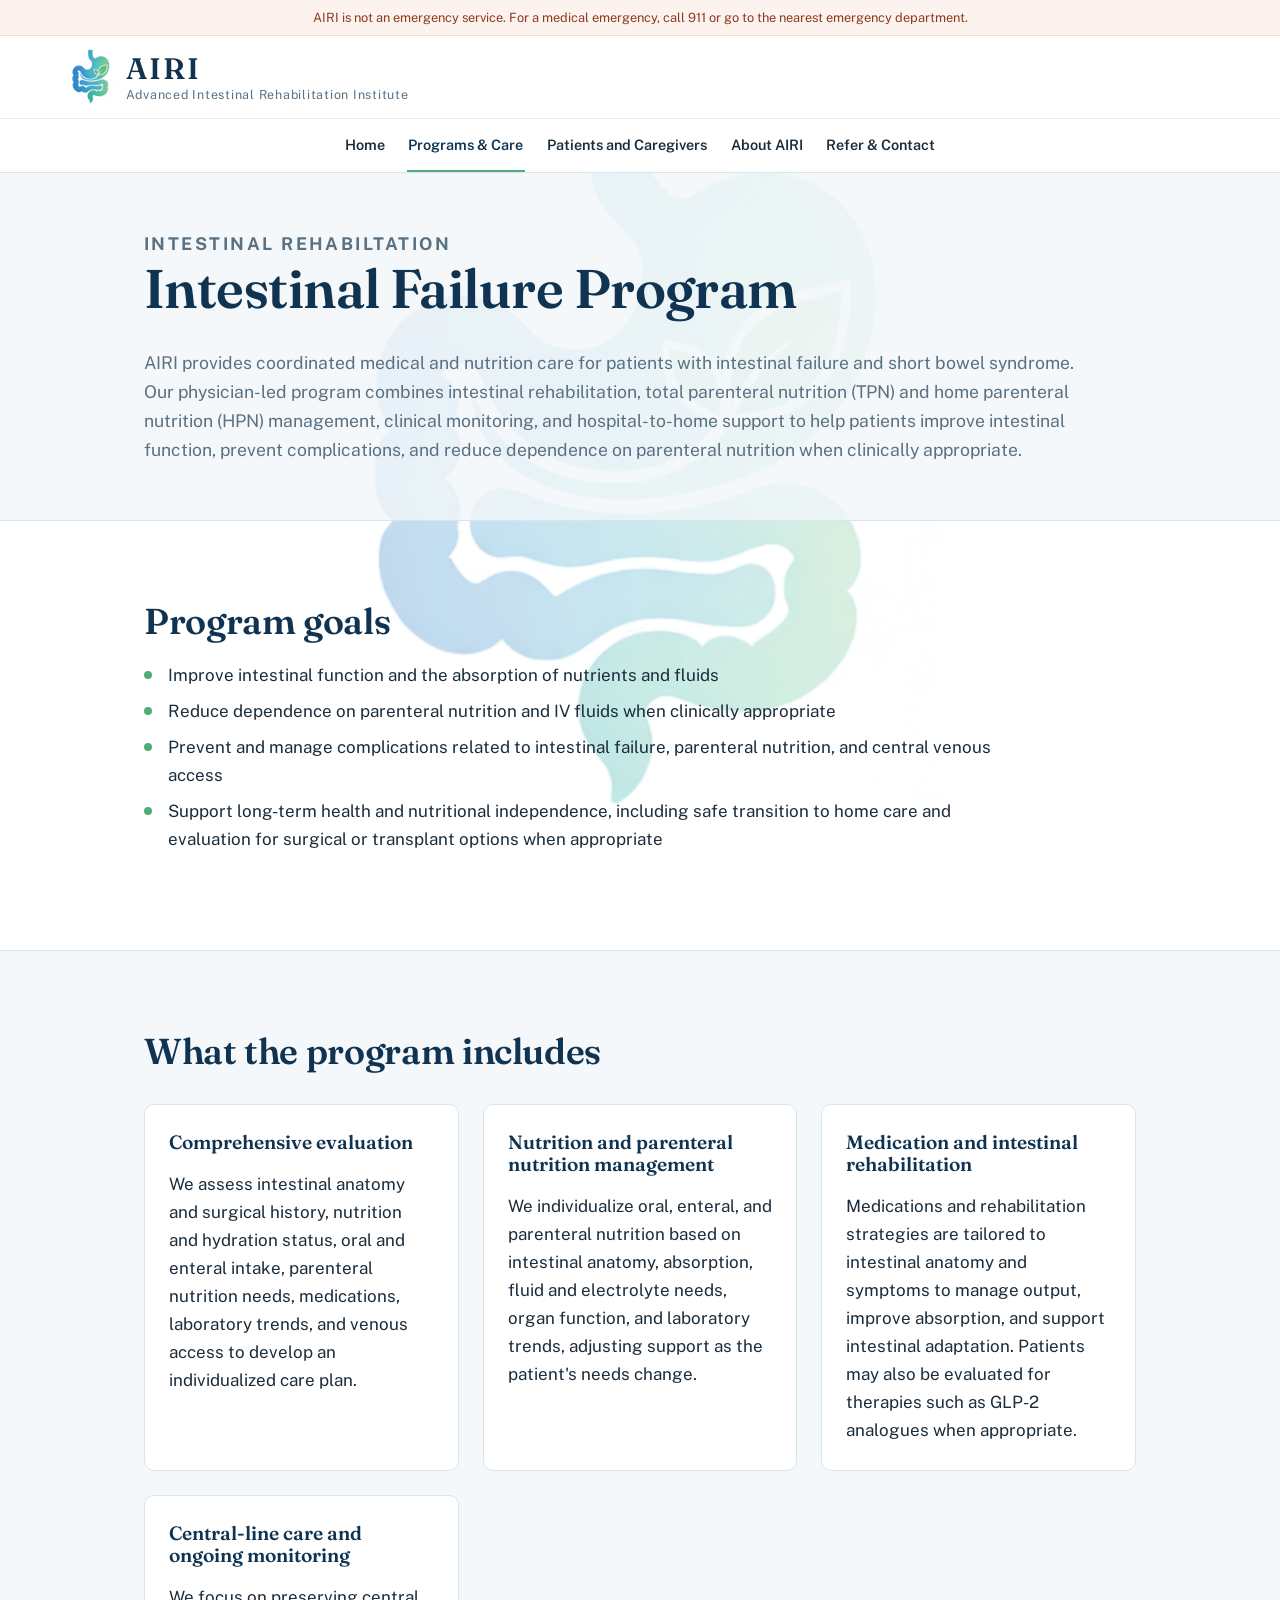
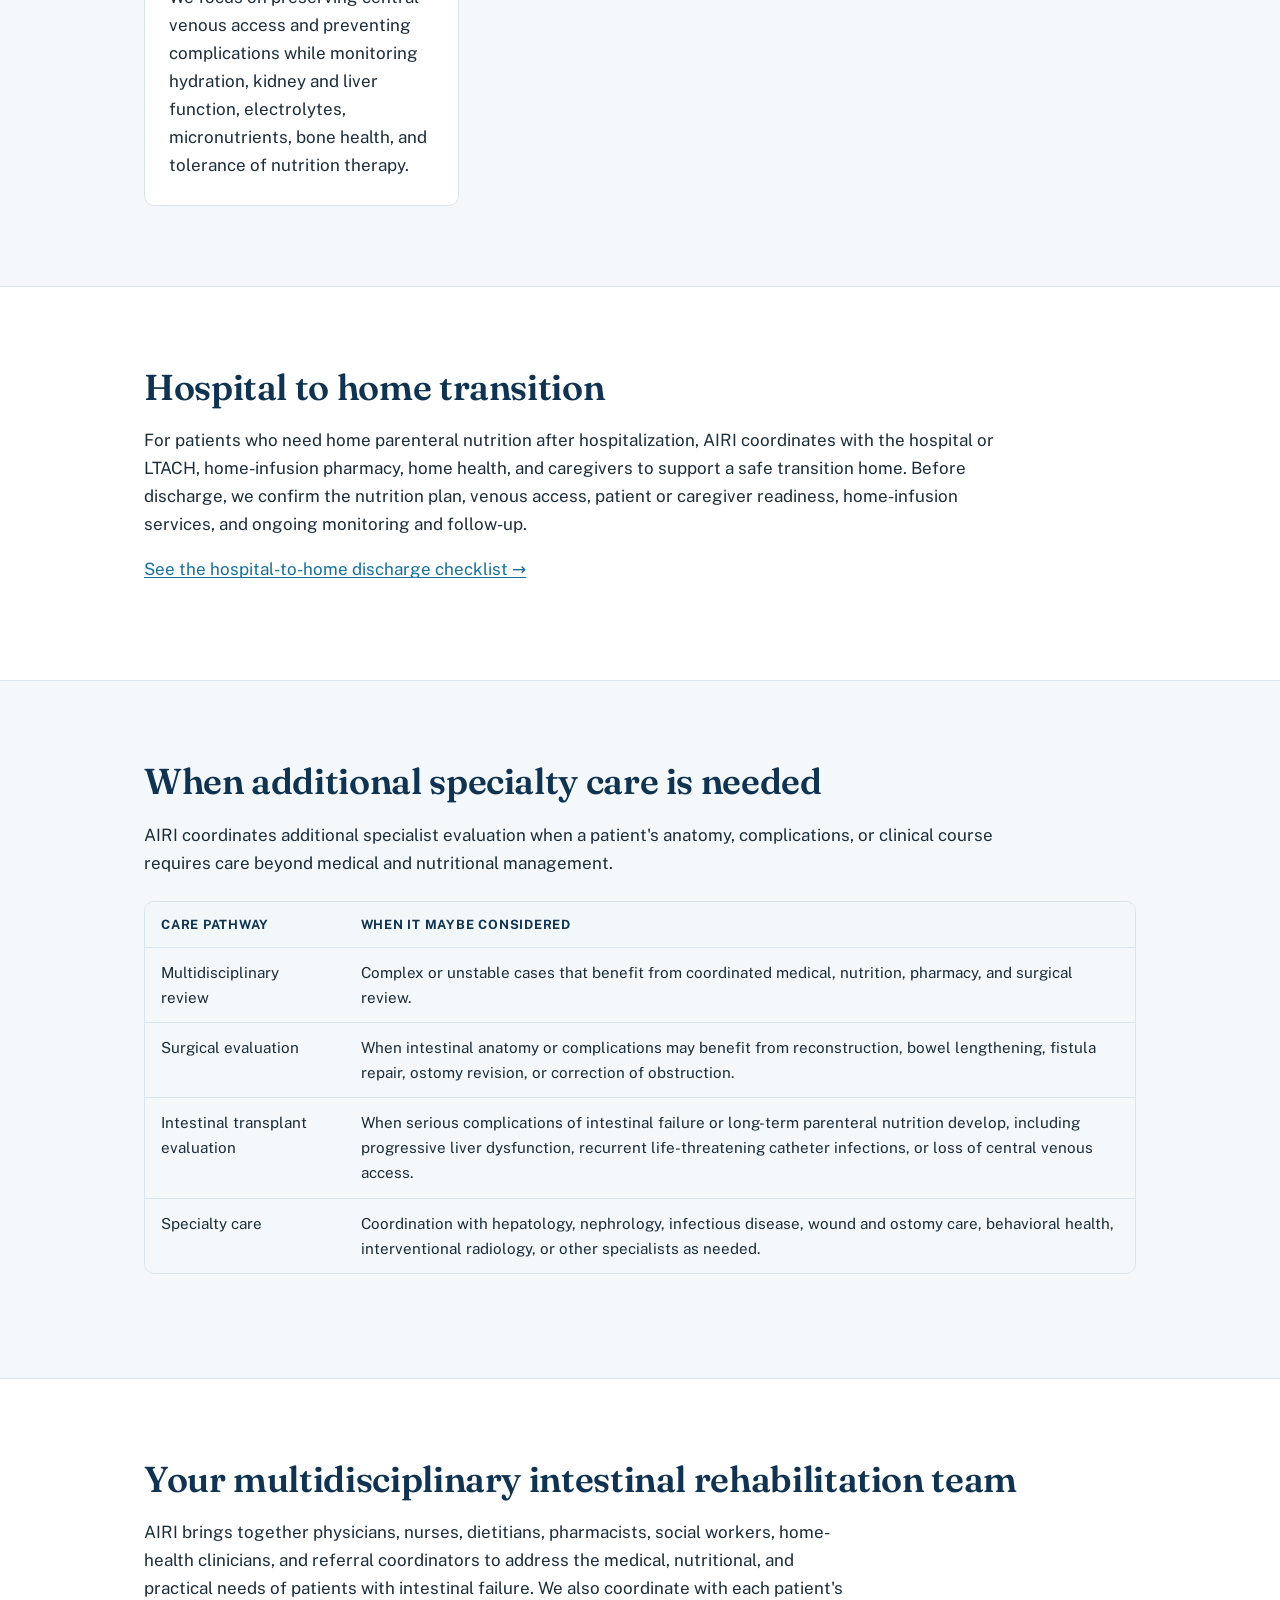
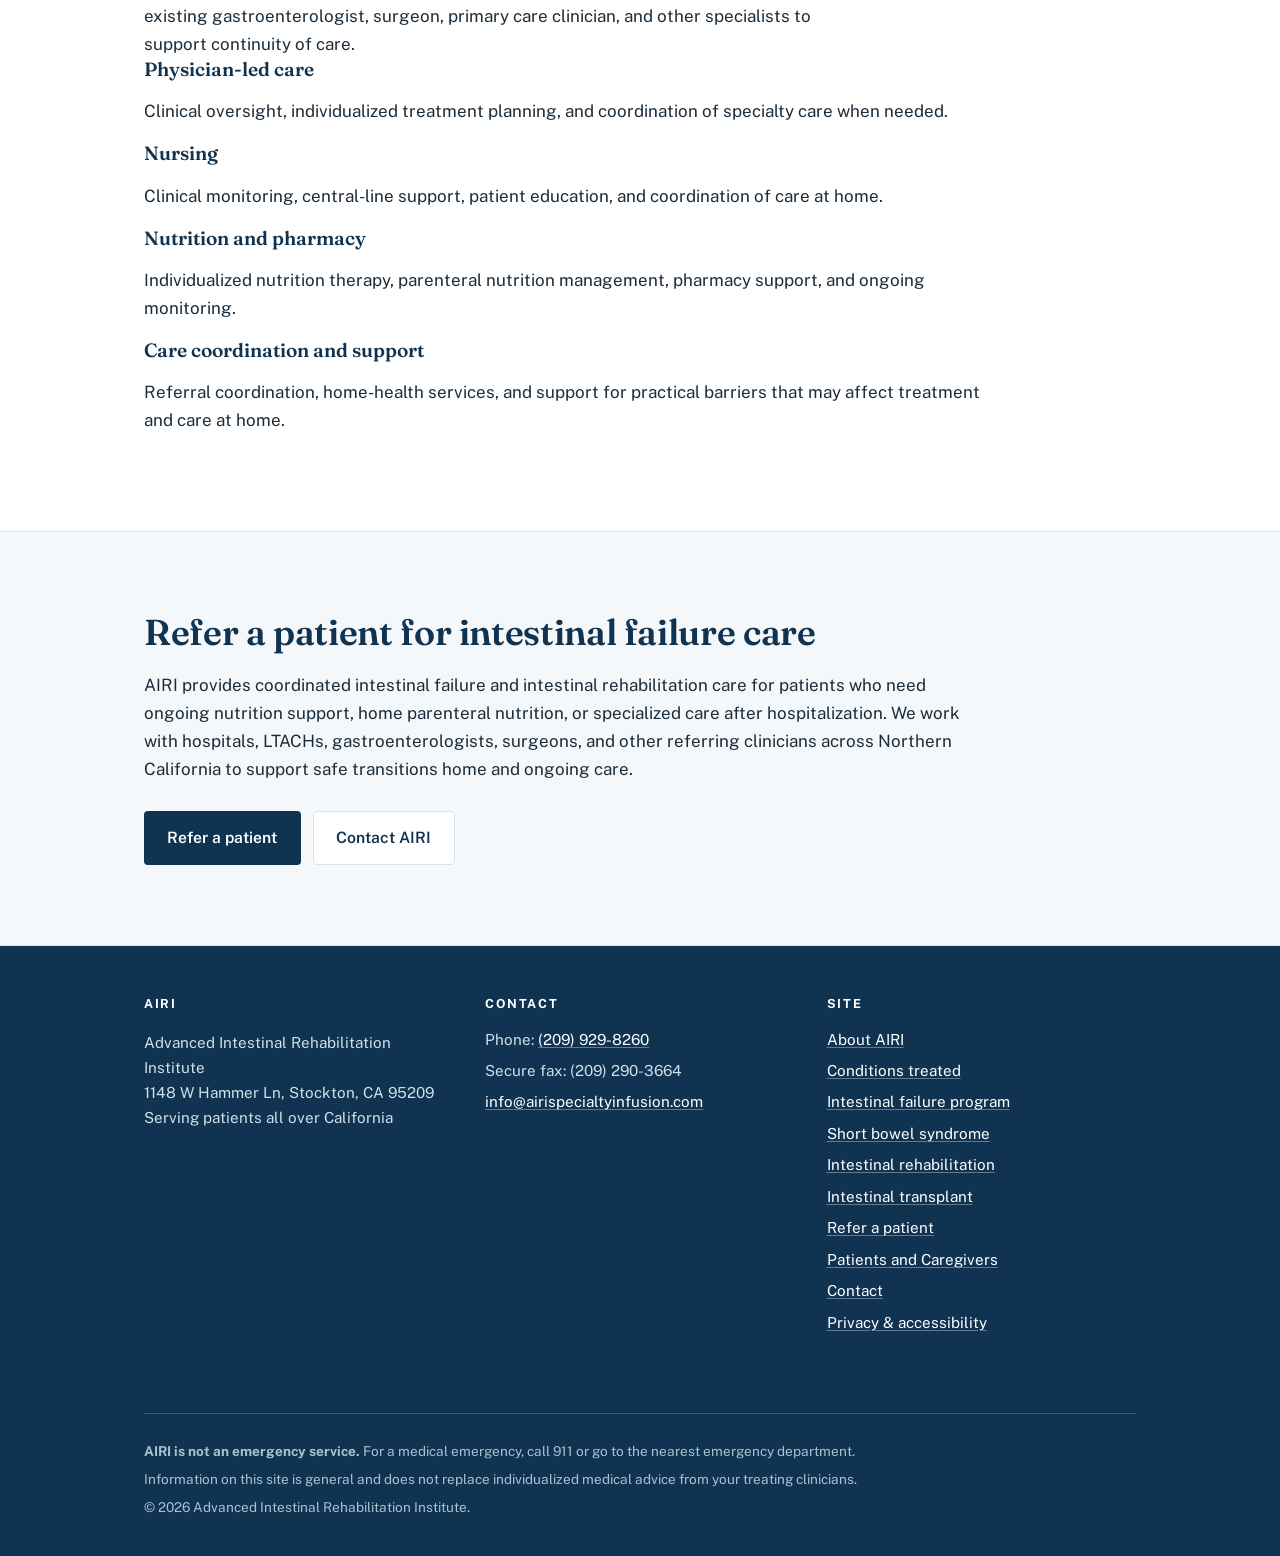
<file: program.html>
<!DOCTYPE html>
<html lang="en">
<head>
<title>Intestinal Failure Treatment Program in California | AIRI</title>
<meta name="description" content="AIRI's Intestinal Failure Program: intestinal rehabilitation, parenteral nutrition management, and coordinated hospital-to-home care in California.">
<link rel="canonical" href="https://airispecialtyinfusion.com/program.html">
<meta property="og:title" content="Intestinal Failure Treatment Program in California | AIRI">
<meta property="og:description" content="AIRI's Intestinal Failure Program: intestinal rehabilitation, parenteral nutrition management, and coordinated hospital-to-home care in California.">
<meta property="og:url" content="https://airispecialtyinfusion.com/program.html">
<meta property="og:type" content="website">
<meta property="og:site_name" content="AIRI - Advanced Intestinal Rehabilitation Institute">
<meta property="og:image" content="https://airispecialtyinfusion.com/assets/share-image.png">
<meta charset="utf-8">
<meta name="viewport" content="width=device-width, initial-scale=1">
<link rel="icon" href="assets/logo-mark.png">
<link rel="preconnect" href="https://fonts.googleapis.com">
<link rel="preconnect" href="https://fonts.gstatic.com" crossorigin>
<link href="https://fonts.googleapis.com/css2?family=Fraunces:opsz,wght@9..144,500;9..144,600&family=Public+Sans:wght@400;600;700&display=swap" rel="stylesheet">
<link rel="stylesheet" href="style.css?v=8">
<script type="application/ld+json">
{
  "@context": "https://schema.org",
  "@type": "MedicalClinic",
  "name": "Advanced Intestinal Rehabilitation Institute (AIRI)",
  "url": "https://airispecialtyinfusion.com/",
  "telephone": "+1-209-929-8260",
  "faxNumber": "+1-209-290-3664",
  "email": "info@airispecialtyinfusion.com",
  "address": {
    "@type": "PostalAddress",
    "streetAddress": "1148 W Hammer Ln",
    "addressLocality": "Stockton",
    "addressRegion": "CA",
    "postalCode": "95209",
    "addressCountry": "US"
  },
  "areaServed": "California"
}
</script>
</head>
<body>
<a class="skip" href="#main">Skip to content</a>

<div class="emergency-bar"><div class="wrap">
  <p>AIRI is not an emergency service. For a medical emergency, call 911 or go to the nearest emergency department.</p>
</div></div>

<header class="site-header">
  <div class="header-top">
    <a class="brand" href="index.html">
      <img src="assets/logo-mark.png" alt="">
      <span class="brand-text"><b>AIRI</b><span>Advanced Intestinal Rehabilitation Institute</span></span>
    </a>
  </div>
  <nav class="site-nav" aria-label="Main"><div class="nav-row"><ul>
      <li><a href="index.html">Home</a></li>
      <li><a href="programs.html" aria-current="page">Programs &amp; Care</a></li>
      <li><a href="patients.html">Patients and Caregivers</a></li>
      <li><a href="about.html">About AIRI</a></li>
      <li><a href="refer.html">Refer &amp; Contact</a></li>
  </ul></div></nav>
</header>

<main id="main">

<div class="page-head"><div class="wrap narrow">
  <p class="eyebrow">Intestinal rehabiltation</p>
  <h1>Intestinal Failure Program</h1>
  <p>AIRI provides coordinated medical and nutrition care for patients with intestinal failure and short bowel syndrome. Our physician-led program combines intestinal rehabilitation, total parenteral nutrition (TPN) and home parenteral nutrition (HPN) management, clinical monitoring, and hospital-to-home support to help patients improve intestinal function, prevent complications, and reduce dependence on parenteral nutrition when clinically appropriate.</p>
</div></div>

<section>
  <div class="wrap narrow">
    <h2>Program goals</h2>
    <ul class="checks">
      
      <li>Improve intestinal function and the absorption of nutrients and fluids</li>
      <li>Reduce dependence on parenteral nutrition and IV fluids when clinically appropriate</li>
      <li>Prevent and manage complications related to intestinal failure, parenteral nutrition, and central venous access</li>
      <li>Support long-term health and nutritional independence, including safe transition to home care and evaluation for surgical or transplant options when appropriate</li>
      
    </ul>
  </div>
</section>

<section class="tint">
  <div class="wrap">
    <h2>What the program includes</h2>
    <div class="grid">
      <div class="card">
        <h3>Comprehensive evaluation</h3>
        <p>We assess intestinal anatomy and surgical history, nutrition and hydration status, oral and enteral intake, parenteral nutrition needs, medications, laboratory trends, and venous access to develop an individualized care plan.</p>
      </div>
      <div class="card">
        <h3>Nutrition and parenteral nutrition management</h3>
        <p>We individualize oral, enteral, and parenteral nutrition based on intestinal anatomy, absorption, fluid and electrolyte needs, organ function, and laboratory trends, adjusting support as the patient's needs change.</p>
      </div>
      <div class="card">
        <h3>Medication and intestinal rehabilitation</h3>
        <p>Medications and rehabilitation strategies are tailored to intestinal anatomy and symptoms to manage output, improve absorption, and support intestinal adaptation. Patients may also be evaluated for therapies such as GLP-2 analogues when appropriate.</p>
      </div>
      <div class="card">
        <h3>Central-line care and ongoing monitoring</h3>
        <p>We focus on preserving central venous access and preventing complications while monitoring hydration, kidney and liver function, electrolytes, micronutrients, bone health, and tolerance of nutrition therapy.</p>
      </div>
    </div>
  </div>
</section>

<section>
  <div class="wrap narrow">
    <h2>Hospital to home transition</h2>
    <p>For patients who need home parenteral nutrition after hospitalization, AIRI coordinates with the hospital or LTACH, home-infusion pharmacy, home health, and caregivers to support a safe transition home. Before discharge, we confirm the nutrition plan, venous access, patient or caregiver readiness, home-infusion services, and ongoing monitoring and follow-up.</p>
    <p><a href="patients.html#hospital-home">See the hospital-to-home discharge checklist &rarr;</a></p>
  </div>
</section>

<section class="tint">
  <div class="wrap">
    <h2>When additional specialty care is needed</h2>
    <p>AIRI coordinates additional specialist evaluation when a patient's anatomy, complications, or clinical course requires care beyond medical and nutritional management.</p>
    <table>
      <thead><tr><th>Care pathway</th><th>When it maybe considered</th></tr></thead>
      <tbody>
        <tr><td>Multidisciplinary review</td><td>Complex or unstable cases that benefit from coordinated medical, nutrition, pharmacy, and surgical review.</td></tr>
        <tr><td>Surgical evaluation</td><td>When intestinal anatomy or complications may benefit from reconstruction, bowel lengthening, fistula repair, ostomy revision, or correction of obstruction.</td></tr>
        <tr><td>Intestinal transplant evaluation</td><td>When serious complications of intestinal failure or long-term parenteral nutrition develop, including progressive liver dysfunction, recurrent life-threatening catheter infections, or loss of central venous access.</td></tr>
        <tr><td>Specialty care</td><td>Coordination with hepatology, nephrology, infectious disease, wound and ostomy care, behavioral health, interventional radiology, or other specialists as needed.</td></tr>
      </tbody>
    </table>
  </div>
</section>

<section class="care-team" aria-labelledby="care-team-heading">
  <div class="wrap narrow">

    <h2 id="care-team-heading">
      Your multidisciplinary intestinal rehabilitation team
    </h2>

    <p class="section-intro">
      AIRI brings together physicians, nurses, dietitians, pharmacists,
      social workers, home-health clinicians, and referral coordinators
      to address the medical, nutritional, and practical needs of patients
      with intestinal failure. We also coordinate with each patient's
      existing gastroenterologist, surgeon, primary care clinician, and
      other specialists to support continuity of care.
    </p>

    <div class="care-team-grid">

      <div class="care-team-card">
        <h3>Physician-led care</h3>
        <p>
          Clinical oversight, individualized treatment planning, and
          coordination of specialty care when needed.
        </p>
      </div>

      <div class="care-team-card">
        <h3>Nursing</h3>
        <p>
          Clinical monitoring, central-line support, patient education,
          and coordination of care at home.
        </p>
      </div>

      <div class="care-team-card">
        <h3>Nutrition and pharmacy</h3>
        <p>
          Individualized nutrition therapy, parenteral nutrition
          management, pharmacy support, and ongoing monitoring.
        </p>
      </div>

      <div class="care-team-card">
        <h3>Care coordination and support</h3>
        <p>
          Referral coordination, home-health services, and support for
          practical barriers that may affect treatment and care at home.
        </p>
      </div>

    </div>

  </div>
</section>

  <section class="tint">
  <div class="wrap narrow">
    <h2>Refer a patient for intestinal failure care</h2>

    <p>
      AIRI provides coordinated intestinal failure and intestinal rehabilitation
      care for patients who need ongoing nutrition support, home parenteral
      nutrition, or specialized care after hospitalization. We work with
      hospitals, LTACHs, gastroenterologists, surgeons, and other referring
      clinicians across Northern California to support safe transitions home
      and ongoing care.
    </p>

    <div class="btn-row">
      <a class="btn btn-primary" href="refer.html">
        Refer a patient
      </a>
      <a class="btn btn-ghost" href="refer.html">
        Contact AIRI
      </a>
    </div>
  </div>
</section>
</main>

<footer class="site-footer"><div class="wrap">
  <div>
    <p class="ft-h">AIRI</p>
    <p>Advanced Intestinal Rehabilitation Institute<br>1148 W Hammer Ln, Stockton, CA 95209<br>Serving patients all over California</p>
  </div>
  <div>
    <p class="ft-h">Contact</p>
    <ul>
      <li>Phone: <a href="tel:+12099298260">(209) 929-8260</a></li>
      <li>Secure fax: (209) 290-3664</li>
      <li><a href="mailto:info@airispecialtyinfusion.com">info@airispecialtyinfusion.com</a></li>
    </ul>
  </div>
  <div>
    <p class="ft-h">Site</p>
    <ul>
      <li><a href="about.html">About AIRI</a></li>
      <li><a href="conditions.html">Conditions treated</a></li>
      <li><a href="program.html">Intestinal failure program</a></li>
      <li><a href="sbs.html">Short bowel syndrome</a></li>
      <li><a href="rehab.html">Intestinal rehabilitation</a></li>
      <li><a href="transplant.html">Intestinal transplant</a></li>
      <li><a href="refer.html">Refer a patient</a></li>
      <li><a href="patients.html">Patients and Caregivers</a></li>
      <li><a href="refer.html">Contact</a></li>
      <li><a href="privacy.html">Privacy &amp; accessibility</a></li>
    </ul>
  </div>
  <div class="footer-bottom">
    <p><strong>AIRI is not an emergency service.</strong> For a medical emergency, call 911 or go to the nearest emergency department.</p>
    <p>Information on this site is general and does not replace individualized medical advice from your treating clinicians.</p>
    <p>&copy; 2026 Advanced Intestinal Rehabilitation Institute.</p>
  </div>
</div></footer>

<script src="site.js?v=3" defer></script>
</body>
</html>
</file>
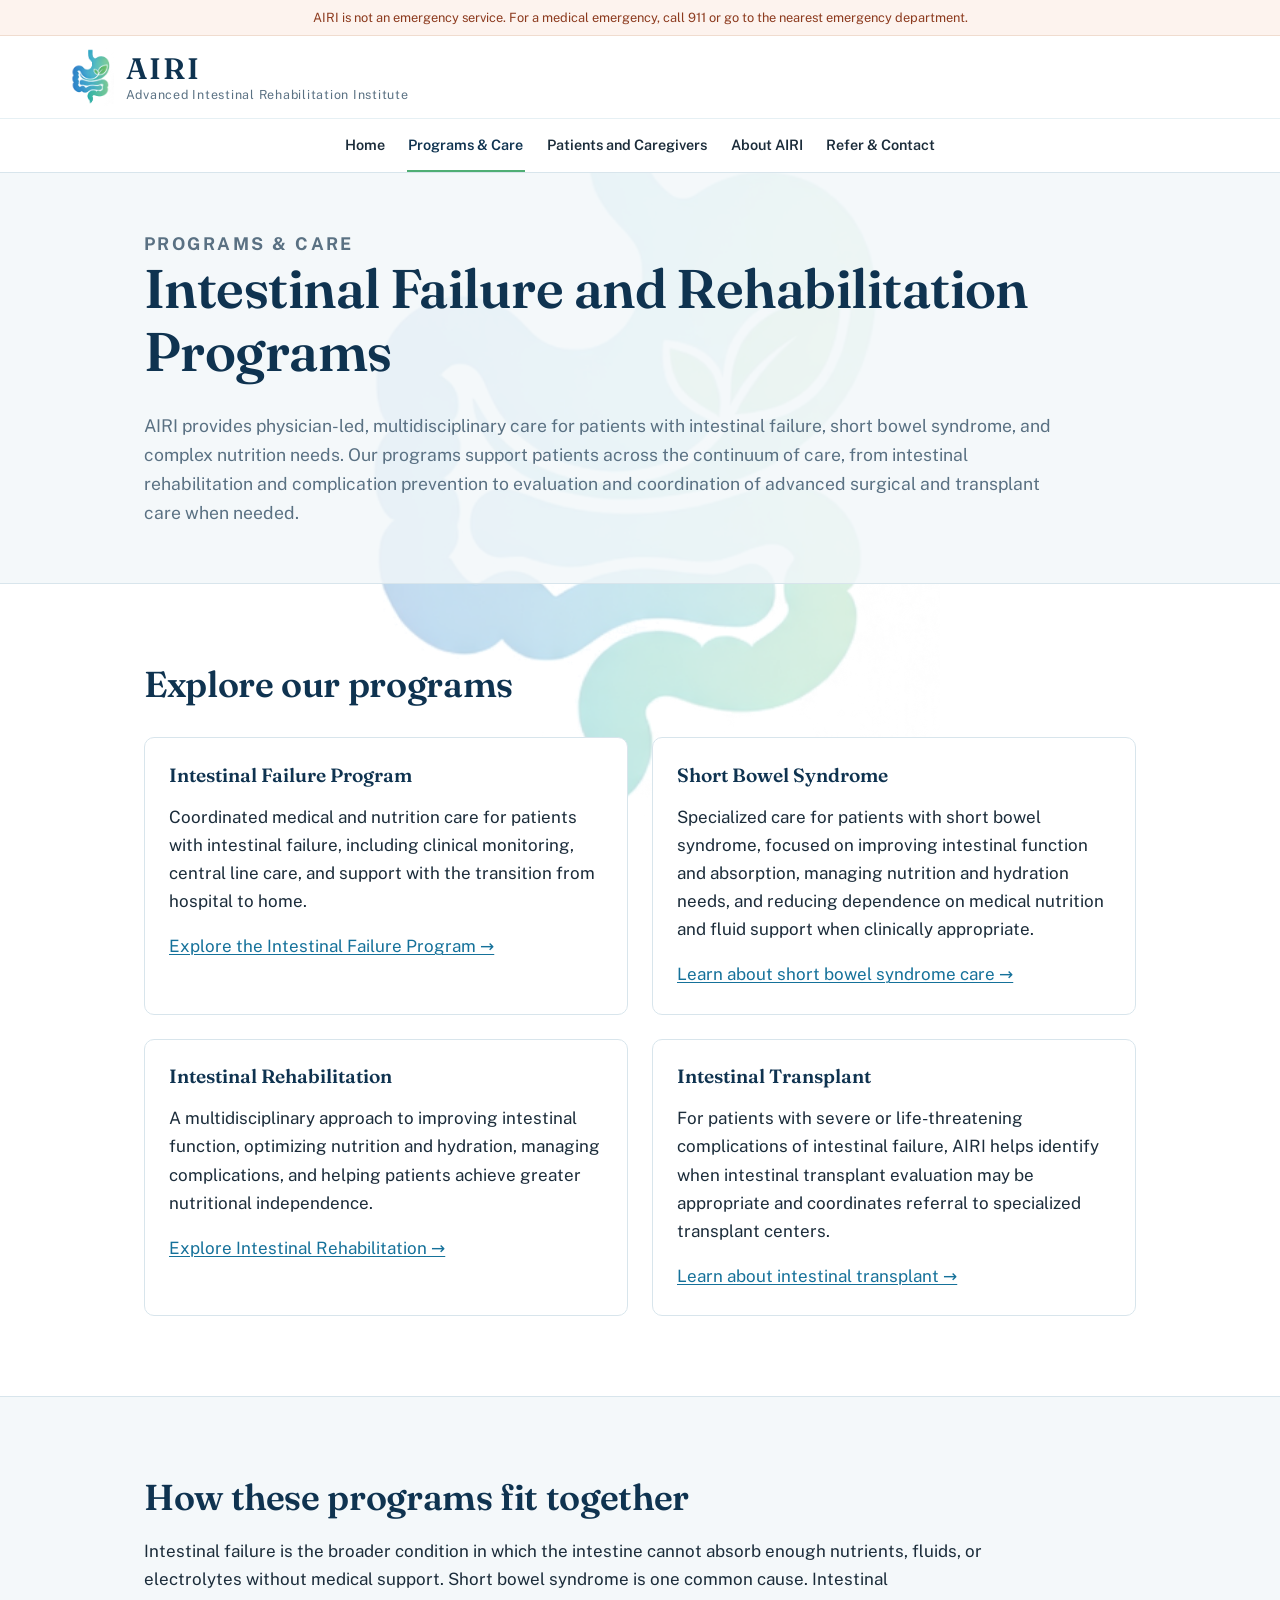
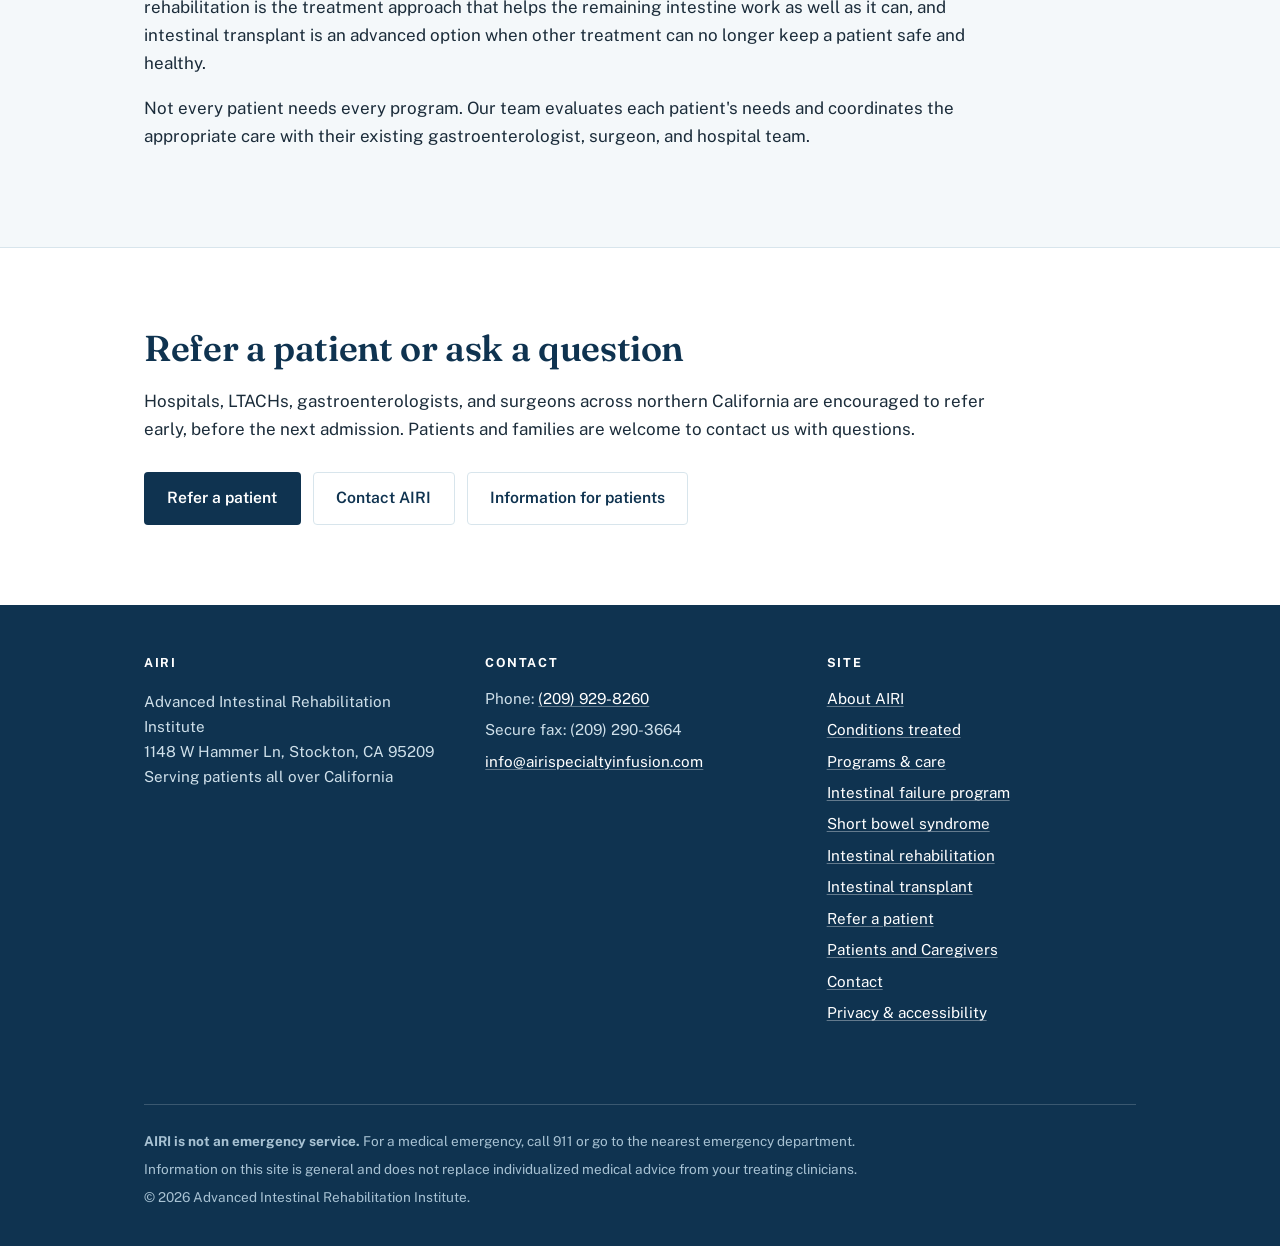
<file: programs.html>
<!DOCTYPE html>
<html lang="en">
<head>
<title>Intestinal Failure &amp; Rehabilitation Programs | AIRI</title>
<meta name="description" content="Explore AIRI's specialized care for intestinal failure, short bowel syndrome, intestinal rehabilitation, and intestinal transplant evaluation and coordination.">
<link rel="canonical" href="https://airispecialtyinfusion.com/programs.html">
<meta property="og:title" content="Intestinal Failure &amp; Rehabilitation Programs | AIRI">
<meta property="og:description" content="Explore AIRI's specialized care for intestinal failure, short bowel syndrome, intestinal rehabilitation, and intestinal transplant evaluation and coordination.">
<meta property="og:url" content="https://airispecialtyinfusion.com/programs.html">
<meta property="og:type" content="website">
<meta property="og:site_name" content="AIRI - Advanced Intestinal Rehabilitation Institute">
<meta property="og:image" content="https://airispecialtyinfusion.com/assets/share-image.png">
<meta charset="utf-8">
<meta name="viewport" content="width=device-width, initial-scale=1">
<link rel="icon" href="assets/logo-mark.png">
<link rel="preconnect" href="https://fonts.googleapis.com">
<link rel="preconnect" href="https://fonts.gstatic.com" crossorigin>
<link href="https://fonts.googleapis.com/css2?family=Fraunces:opsz,wght@9..144,500;9..144,600&family=Public+Sans:wght@400;600;700&display=swap" rel="stylesheet">
<link rel="stylesheet" href="style.css?v=8">
<script type="application/ld+json">
{
  "@context": "https://schema.org",
  "@type": "MedicalClinic",
  "name": "Advanced Intestinal Rehabilitation Institute (AIRI)",
  "url": "https://airispecialtyinfusion.com/",
  "telephone": "+1-209-929-8260",
  "faxNumber": "+1-209-290-3664",
  "email": "info@airispecialtyinfusion.com",
  "address": {
    "@type": "PostalAddress",
    "streetAddress": "1148 W Hammer Ln",
    "addressLocality": "Stockton",
    "addressRegion": "CA",
    "postalCode": "95209",
    "addressCountry": "US"
  },
  "areaServed": "California"
}
</script>
</head>
<body>
<a class="skip" href="#main">Skip to content</a>

<div class="emergency-bar"><div class="wrap">
  <p>AIRI is not an emergency service. For a medical emergency, call 911 or go to the nearest emergency department.</p>
</div></div>

<header class="site-header">
  <div class="header-top">
    <a class="brand" href="index.html">
      <img src="assets/logo-mark.png" alt="">
      <span class="brand-text"><b>AIRI</b><span>Advanced Intestinal Rehabilitation Institute</span></span>
    </a>
  </div>
  <nav class="site-nav" aria-label="Main"><div class="nav-row"><ul>
      <li><a href="index.html">Home</a></li>
      <li><a href="programs.html" aria-current="page">Programs &amp; Care</a></li>
      <li><a href="patients.html">Patients and Caregivers</a></li>
      <li><a href="about.html">About AIRI</a></li>
      <li><a href="refer.html">Refer &amp; Contact</a></li>
  </ul></div></nav>
</header>

<main id="main">

<div class="page-head"><div class="wrap narrow">
  <p class="eyebrow">Programs &amp; care</p>
  <h1>Intestinal Failure and Rehabilitation Programs</h1>
  <p>AIRI provides physician-led, multidisciplinary care for patients with intestinal failure, short bowel syndrome, and complex nutrition needs. Our programs support patients across the continuum of care, from intestinal rehabilitation and complication prevention to evaluation and coordination of advanced surgical and transplant care when needed.</p>
</div></div>

<section>
  <div class="wrap">
    <h2>Explore our programs</h2>
    <div class="grid two">
      <div class="card">
        <h3>Intestinal Failure Program</h3>
        <p>Coordinated medical and nutrition care for patients with intestinal failure, including clinical monitoring, central line care, and support with the transition from hospital to home.</p>
        <p><a href="program.html">Explore the Intestinal Failure Program &rarr;</a></p>
      </div>
      <div class="card">
        <h3>Short Bowel Syndrome</h3>
        <p>Specialized care for patients with short bowel syndrome, focused on improving intestinal function and absorption, managing nutrition and hydration needs, and reducing dependence on medical nutrition and fluid support when clinically appropriate.</p>
        <p><a href="sbs.html">Learn about short bowel syndrome care &rarr;</a></p>
      </div>
      <div class="card">
        <h3>Intestinal Rehabilitation</h3>
        <p>A multidisciplinary approach to improving intestinal function, optimizing nutrition and hydration, managing complications, and helping patients achieve greater nutritional independence.</p>
        <p><a href="rehab.html">Explore Intestinal Rehabilitation &rarr;</a></p>
      </div>
      <div class="card">
        <h3>Intestinal Transplant</h3>
        <p>For patients with severe or life-threatening complications of intestinal failure, AIRI helps identify when intestinal transplant evaluation may be appropriate and coordinates referral to specialized transplant centers.</p>
        <p><a href="transplant.html">Learn about intestinal transplant &rarr;</a></p>
      </div>
    </div>
  </div>
</section>

<section class="tint">
  <div class="wrap narrow">
    <h2>How these programs fit together</h2>
    <p>Intestinal failure is the broader condition in which the intestine cannot absorb enough nutrients, fluids, or electrolytes without medical support. Short bowel syndrome is one common cause. Intestinal rehabilitation is the treatment approach that helps the remaining intestine work as well as it can, and intestinal transplant is an advanced option when other treatment can no longer keep a patient safe and healthy.</p>
    <p>Not every patient needs every program. Our team evaluates each patient's needs and coordinates the appropriate care with their existing gastroenterologist, surgeon, and hospital team.</p>
  </div>
</section>

<section>
  <div class="wrap narrow">
    <h2>Refer a patient or ask a question</h2>
    <p>Hospitals, LTACHs, gastroenterologists, and surgeons across northern California are encouraged to refer early, before the next admission. Patients and families are welcome to contact us with questions.</p>
    <div class="btn-row">
      <a class="btn btn-primary" href="refer.html">Refer a patient</a>
      <a class="btn btn-ghost" href="refer.html">Contact AIRI</a>
      <a class="btn btn-ghost" href="patients.html">Information for patients</a>
    </div>
  </div>
</section>
</main>

<footer class="site-footer"><div class="wrap">
  <div>
    <p class="ft-h">AIRI</p>
    <p>Advanced Intestinal Rehabilitation Institute<br>1148 W Hammer Ln, Stockton, CA 95209<br>Serving patients all over California</p>
  </div>
  <div>
    <p class="ft-h">Contact</p>
    <ul>
      <li>Phone: <a href="tel:+12099298260">(209) 929-8260</a></li>
      <li>Secure fax: (209) 290-3664</li>
      <li><a href="mailto:info@airispecialtyinfusion.com">info@airispecialtyinfusion.com</a></li>
    </ul>
  </div>
  <div>
    <p class="ft-h">Site</p>
    <ul>
      <li><a href="about.html">About AIRI</a></li>
      <li><a href="conditions.html">Conditions treated</a></li>
      <li><a href="programs.html">Programs &amp; care</a></li>
      <li><a href="program.html">Intestinal failure program</a></li>
      <li><a href="sbs.html">Short bowel syndrome</a></li>
      <li><a href="rehab.html">Intestinal rehabilitation</a></li>
      <li><a href="transplant.html">Intestinal transplant</a></li>
      <li><a href="refer.html">Refer a patient</a></li>
      <li><a href="patients.html">Patients and Caregivers</a></li>
      <li><a href="refer.html">Contact</a></li>
      <li><a href="privacy.html">Privacy &amp; accessibility</a></li>
    </ul>
  </div>
  <div class="footer-bottom">
    <p><strong>AIRI is not an emergency service.</strong> For a medical emergency, call 911 or go to the nearest emergency department.</p>
    <p>Information on this site is general and does not replace individualized medical advice from your treating clinicians.</p>
    <p>&copy; 2026 Advanced Intestinal Rehabilitation Institute.</p>
  </div>
</div></footer>

<script src="site.js?v=3" defer></script>
</body>
</html>
</file>
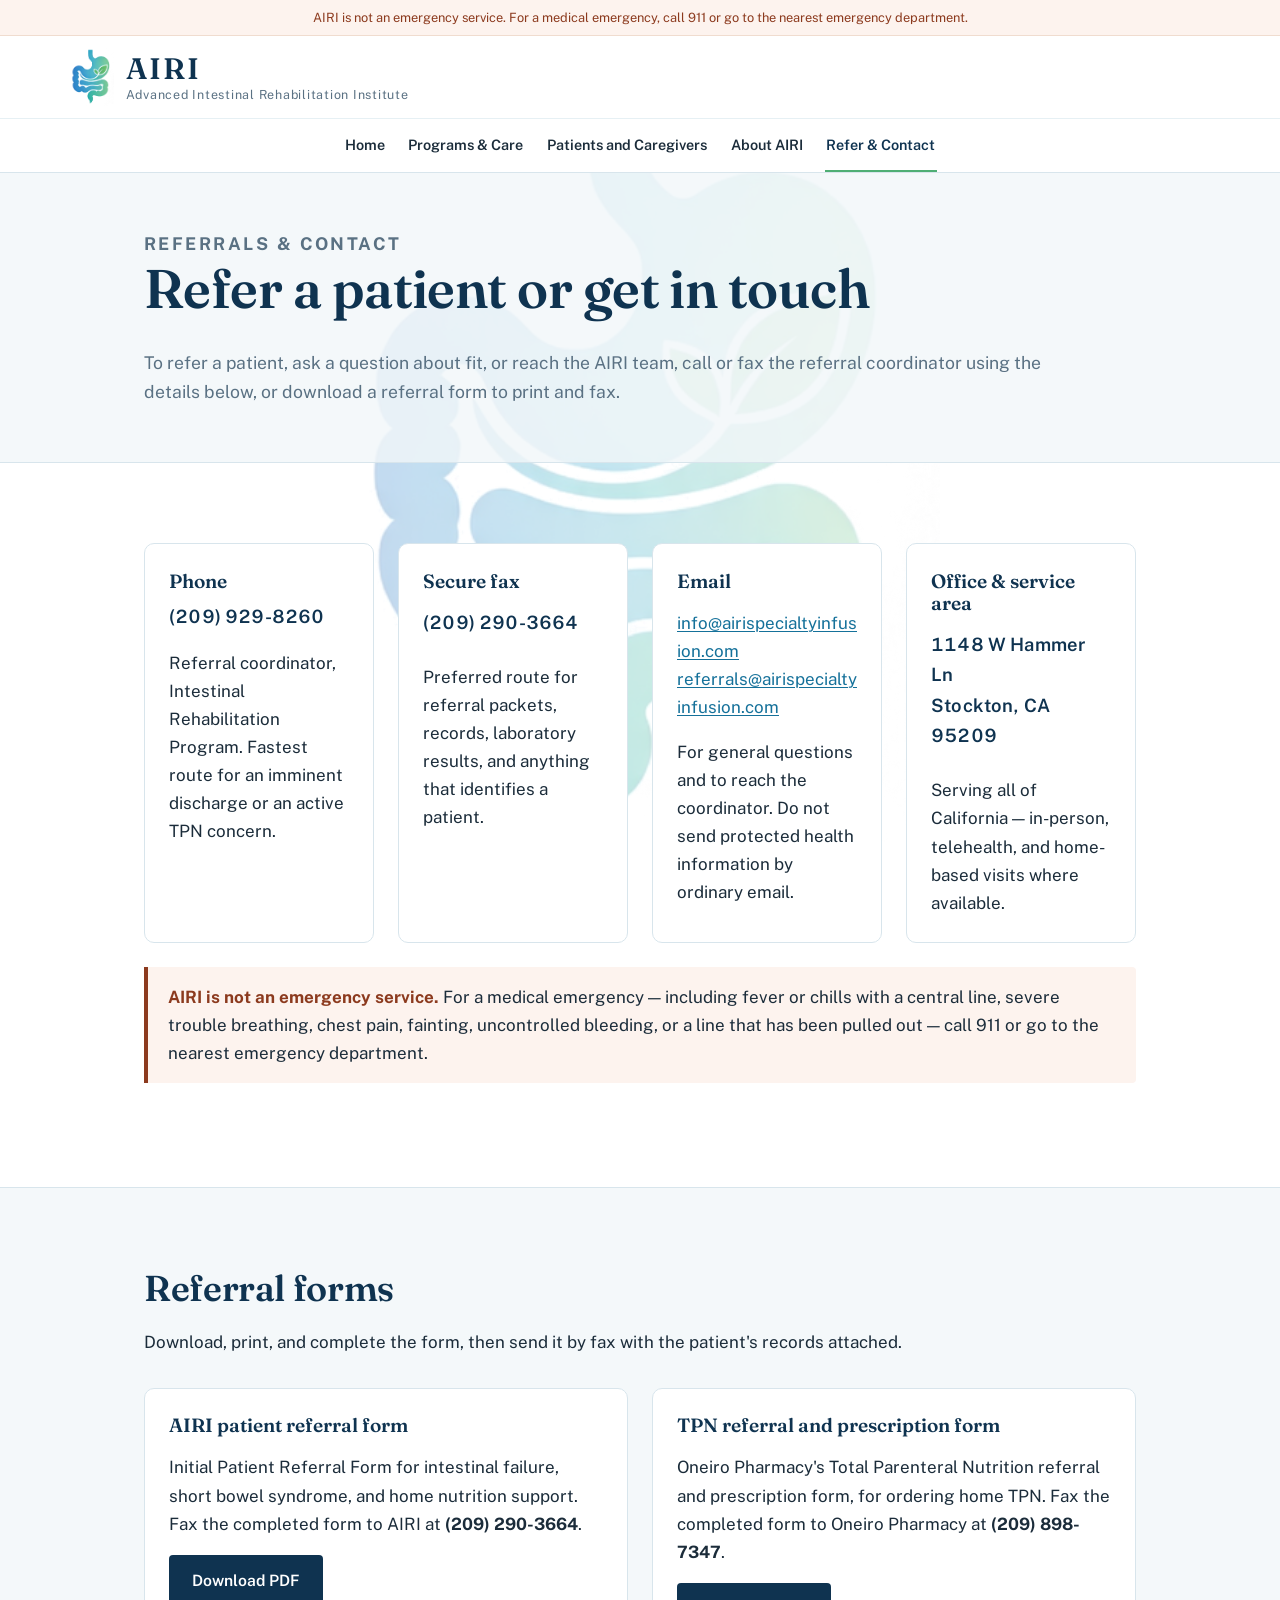
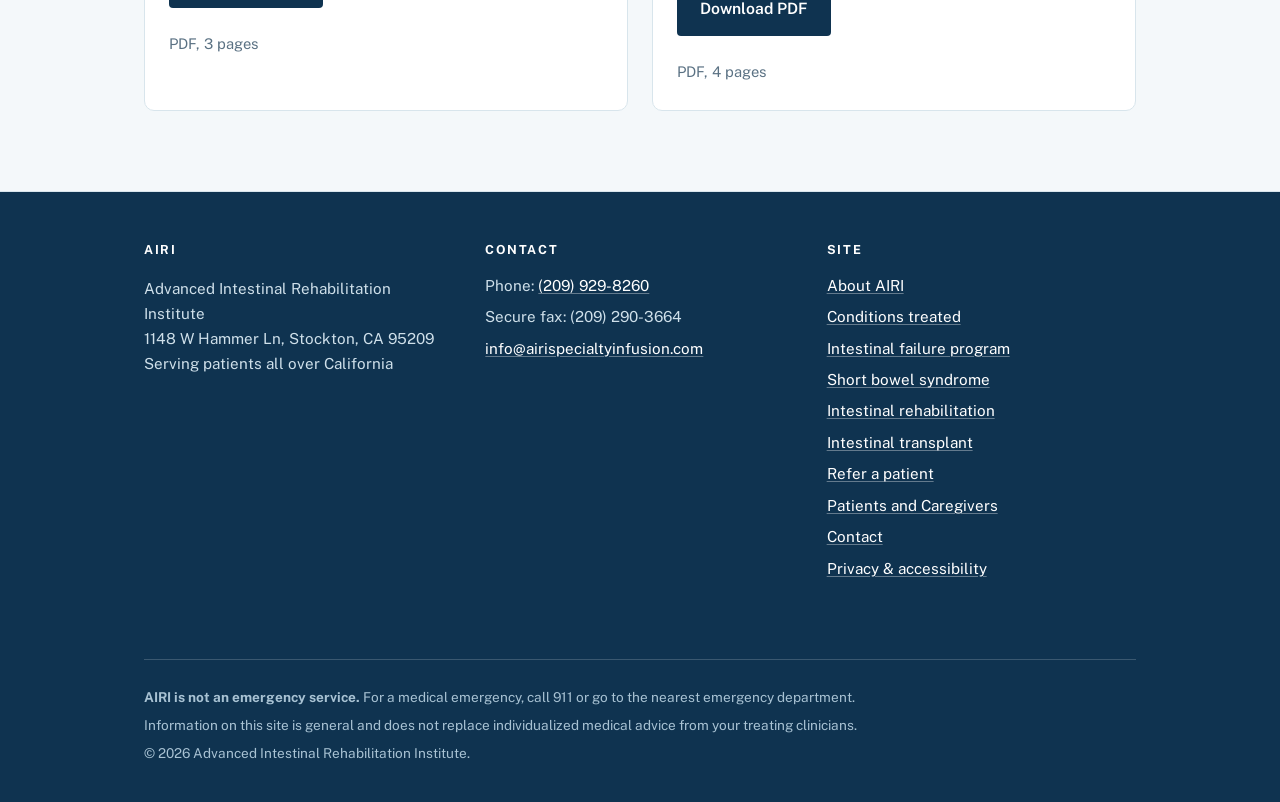
<file: refer.html>
<!DOCTYPE html>
<html lang="en">
<head>
<title>Refer a Patient &amp; Contact — AIRI</title>
<meta name="description" content="Contact AIRI or refer a patient with intestinal failure: phone, secure fax, email, office address, and downloadable PDF referral forms. Stockton, California.">
<link rel="canonical" href="https://airispecialtyinfusion.com/refer.html">
<meta property="og:title" content="Refer a Patient &amp; Contact — AIRI">
<meta property="og:description" content="Contact AIRI or refer a patient with intestinal failure: phone, secure fax, email, office address, and downloadable PDF referral forms. Stockton, California.">
<meta property="og:url" content="https://airispecialtyinfusion.com/refer.html">
<meta property="og:type" content="website">
<meta property="og:site_name" content="AIRI - Advanced Intestinal Rehabilitation Institute">
<meta property="og:image" content="https://airispecialtyinfusion.com/assets/share-image.png">
<meta charset="utf-8">
<meta name="viewport" content="width=device-width, initial-scale=1">
<link rel="icon" href="assets/logo-mark.png">
<link rel="preconnect" href="https://fonts.googleapis.com">
<link rel="preconnect" href="https://fonts.gstatic.com" crossorigin>
<link href="https://fonts.googleapis.com/css2?family=Fraunces:opsz,wght@9..144,500;9..144,600&family=Public+Sans:wght@400;600;700&display=swap" rel="stylesheet">
<link rel="stylesheet" href="style.css?v=8">
<script type="application/ld+json">
{
  "@context": "https://schema.org",
  "@type": "MedicalClinic",
  "name": "Advanced Intestinal Rehabilitation Institute (AIRI)",
  "url": "https://airispecialtyinfusion.com/",
  "telephone": "+1-209-929-8260",
  "faxNumber": "+1-209-290-3664",
  "email": "info@airispecialtyinfusion.com",
  "address": {
    "@type": "PostalAddress",
    "streetAddress": "1148 W Hammer Ln",
    "addressLocality": "Stockton",
    "addressRegion": "CA",
    "postalCode": "95209",
    "addressCountry": "US"
  },
  "areaServed": "California"
}
</script>
</head>
<body>
<a class="skip" href="#main">Skip to content</a>

<div class="emergency-bar"><div class="wrap">
  <p>AIRI is not an emergency service. For a medical emergency, call 911 or go to the nearest emergency department.</p>
</div></div>

<header class="site-header">
  <div class="header-top">
    <a class="brand" href="index.html">
      <img src="assets/logo-mark.png" alt="">
      <span class="brand-text"><b>AIRI</b><span>Advanced Intestinal Rehabilitation Institute</span></span>
    </a>
  </div>
  <nav class="site-nav" aria-label="Main"><div class="nav-row"><ul>
      <li><a href="index.html">Home</a></li>
      <li><a href="programs.html">Programs &amp; Care</a></li>
      <li><a href="patients.html">Patients and Caregivers</a></li>
      <li><a href="about.html">About AIRI</a></li>
      <li><a href="refer.html" aria-current="page">Refer &amp; Contact</a></li>
  </ul></div></nav>
</header>

<main id="main">

<div class="page-head"><div class="wrap narrow">
  <p class="eyebrow">Referrals &amp; contact</p>
  <h1>Refer a patient or get in touch</h1>
  <p>To refer a patient, ask a question about fit, or reach the AIRI team, call or fax the referral coordinator using the details below, or download a referral form to print and fax.</p>
</div></div>

<section>
  <div class="wrap">
    <div class="grid four">
      <div class="card">
        <h3>Phone</h3>
        <p><a class="num" href="tel:+12099298260">(209) 929-8260</a></p>
        <p>Referral coordinator, Intestinal Rehabilitation Program. Fastest route for an imminent discharge or an active TPN concern.</p>
      </div>
      <div class="card">
        <h3>Secure fax</h3>
        <p class="num">(209) 290-3664</p>
        <p>Preferred route for referral packets, records, laboratory results, and anything that identifies a patient.</p>
      </div>
      <div class="card">
        <h3>Email</h3>
        <p><a href="mailto:info@airispecialtyinfusion.com">info@airispecialtyinfusion.com</a><br>
        <a href="mailto:referrals@airispecialtyinfusion.com">referrals@airispecialtyinfusion.com</a></p>
        <p>For general questions and to reach the coordinator. Do not send protected health information by ordinary email.</p>
      </div>
      <div class="card">
        <h3>Office &amp; service area</h3>
        <p class="num">1148 W Hammer Ln<br>Stockton, CA 95209</p>
        <p>Serving all of California — in-person, telehealth, and home-based visits where available.</p>
      </div>
    </div>
    <div class="alert">
      <p><strong>AIRI is not an emergency service.</strong> For a medical emergency &mdash; including fever or chills with a central line, severe trouble breathing, chest pain, fainting, uncontrolled bleeding, or a line that has been pulled out &mdash; call 911 or go to the nearest emergency department.</p>
    </div>
  </div>
</section>

<section class="tint">
  <div class="wrap">
    <h2 id="forms">Referral forms</h2>
    <p>Download, print, and complete the form, then send it by fax with the patient's records attached.</p>
    <div class="grid two">
      <div class="card">
        <h3>AIRI patient referral form</h3>
        <p>Initial Patient Referral Form for intestinal failure, short bowel syndrome, and home nutrition support. Fax the completed form to AIRI at <strong>(209) 290-3664</strong>.</p>
        <p><a class="btn btn-primary" href="assets/forms/AIRI-Patient-Referral-Form.pdf" type="application/pdf">Download PDF</a></p>
        <p class="form-note">PDF, 3 pages</p>
      </div>
      <div class="card">
        <h3>TPN referral and prescription form</h3>
        <p>Oneiro Pharmacy's Total Parenteral Nutrition referral and prescription form, for ordering home TPN. Fax the completed form to Oneiro Pharmacy at <strong>(209) 898-7347</strong>.</p>
        <p><a class="btn btn-primary" href="assets/forms/Oneiro-TPN-Referral-Form.pdf" type="application/pdf">Download PDF</a></p>
        <p class="form-note">PDF, 4 pages</p>
      </div>
    </div>
  </div>
</section>

</main>

<footer class="site-footer"><div class="wrap">
  <div>
    <p class="ft-h">AIRI</p>
    <p>Advanced Intestinal Rehabilitation Institute<br>1148 W Hammer Ln, Stockton, CA 95209<br>Serving patients all over California</p>
  </div>
  <div>
    <p class="ft-h">Contact</p>
    <ul>
      <li>Phone: <a href="tel:+12099298260">(209) 929-8260</a></li>
      <li>Secure fax: (209) 290-3664</li>
      <li><a href="mailto:info@airispecialtyinfusion.com">info@airispecialtyinfusion.com</a></li>
    </ul>
  </div>
  <div>
    <p class="ft-h">Site</p>
    <ul>
      <li><a href="about.html">About AIRI</a></li>
      <li><a href="conditions.html">Conditions treated</a></li>
      <li><a href="program.html">Intestinal failure program</a></li>
      <li><a href="sbs.html">Short bowel syndrome</a></li>
      <li><a href="rehab.html">Intestinal rehabilitation</a></li>
      <li><a href="transplant.html">Intestinal transplant</a></li>
      <li><a href="refer.html">Refer a patient</a></li>
      <li><a href="patients.html">Patients and Caregivers</a></li>
      <li><a href="refer.html">Contact</a></li>
      <li><a href="privacy.html">Privacy &amp; accessibility</a></li>
    </ul>
  </div>
  <div class="footer-bottom">
    <p><strong>AIRI is not an emergency service.</strong> For a medical emergency, call 911 or go to the nearest emergency department.</p>
    <p>Information on this site is general and does not replace individualized medical advice from your treating clinicians.</p>
    <p>&copy; 2026 Advanced Intestinal Rehabilitation Institute.</p>
  </div>
</div></footer>
<script src="site.js?v=3" defer></script>
</body>
</html>
</file>
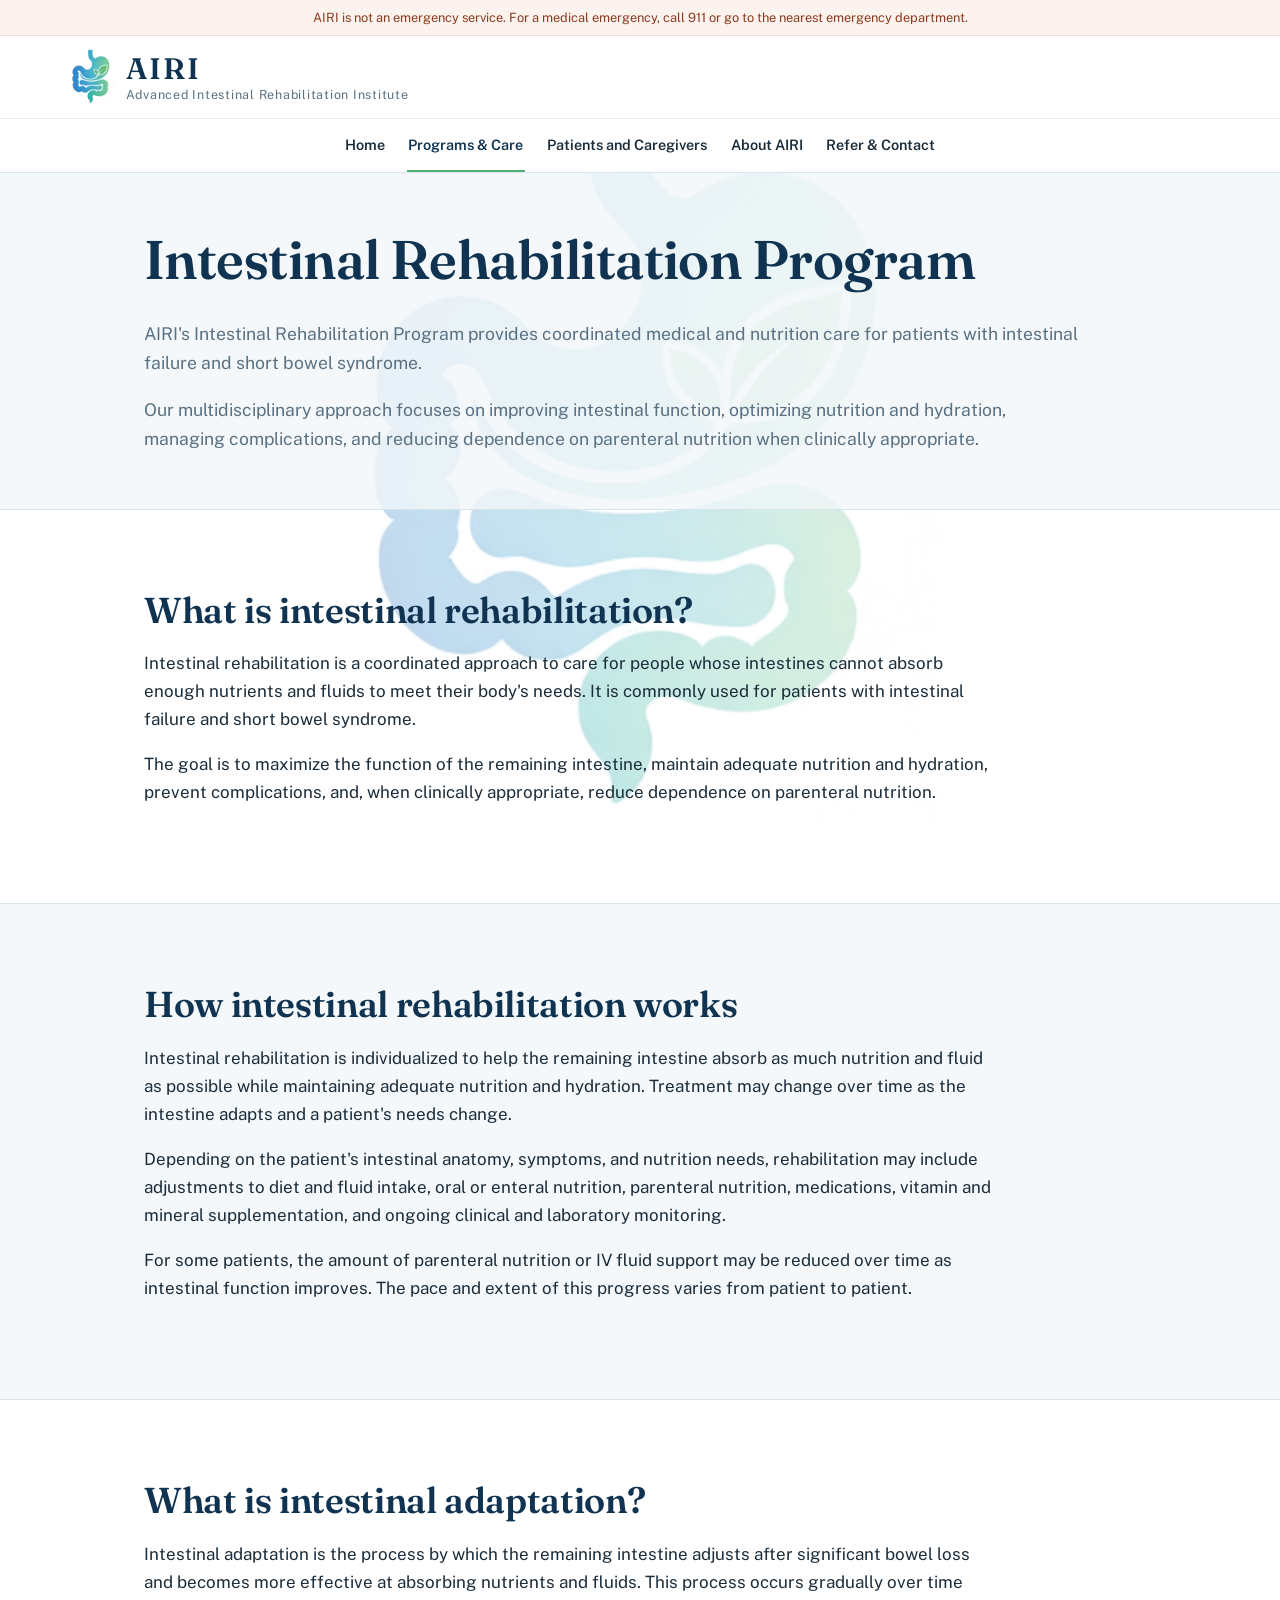
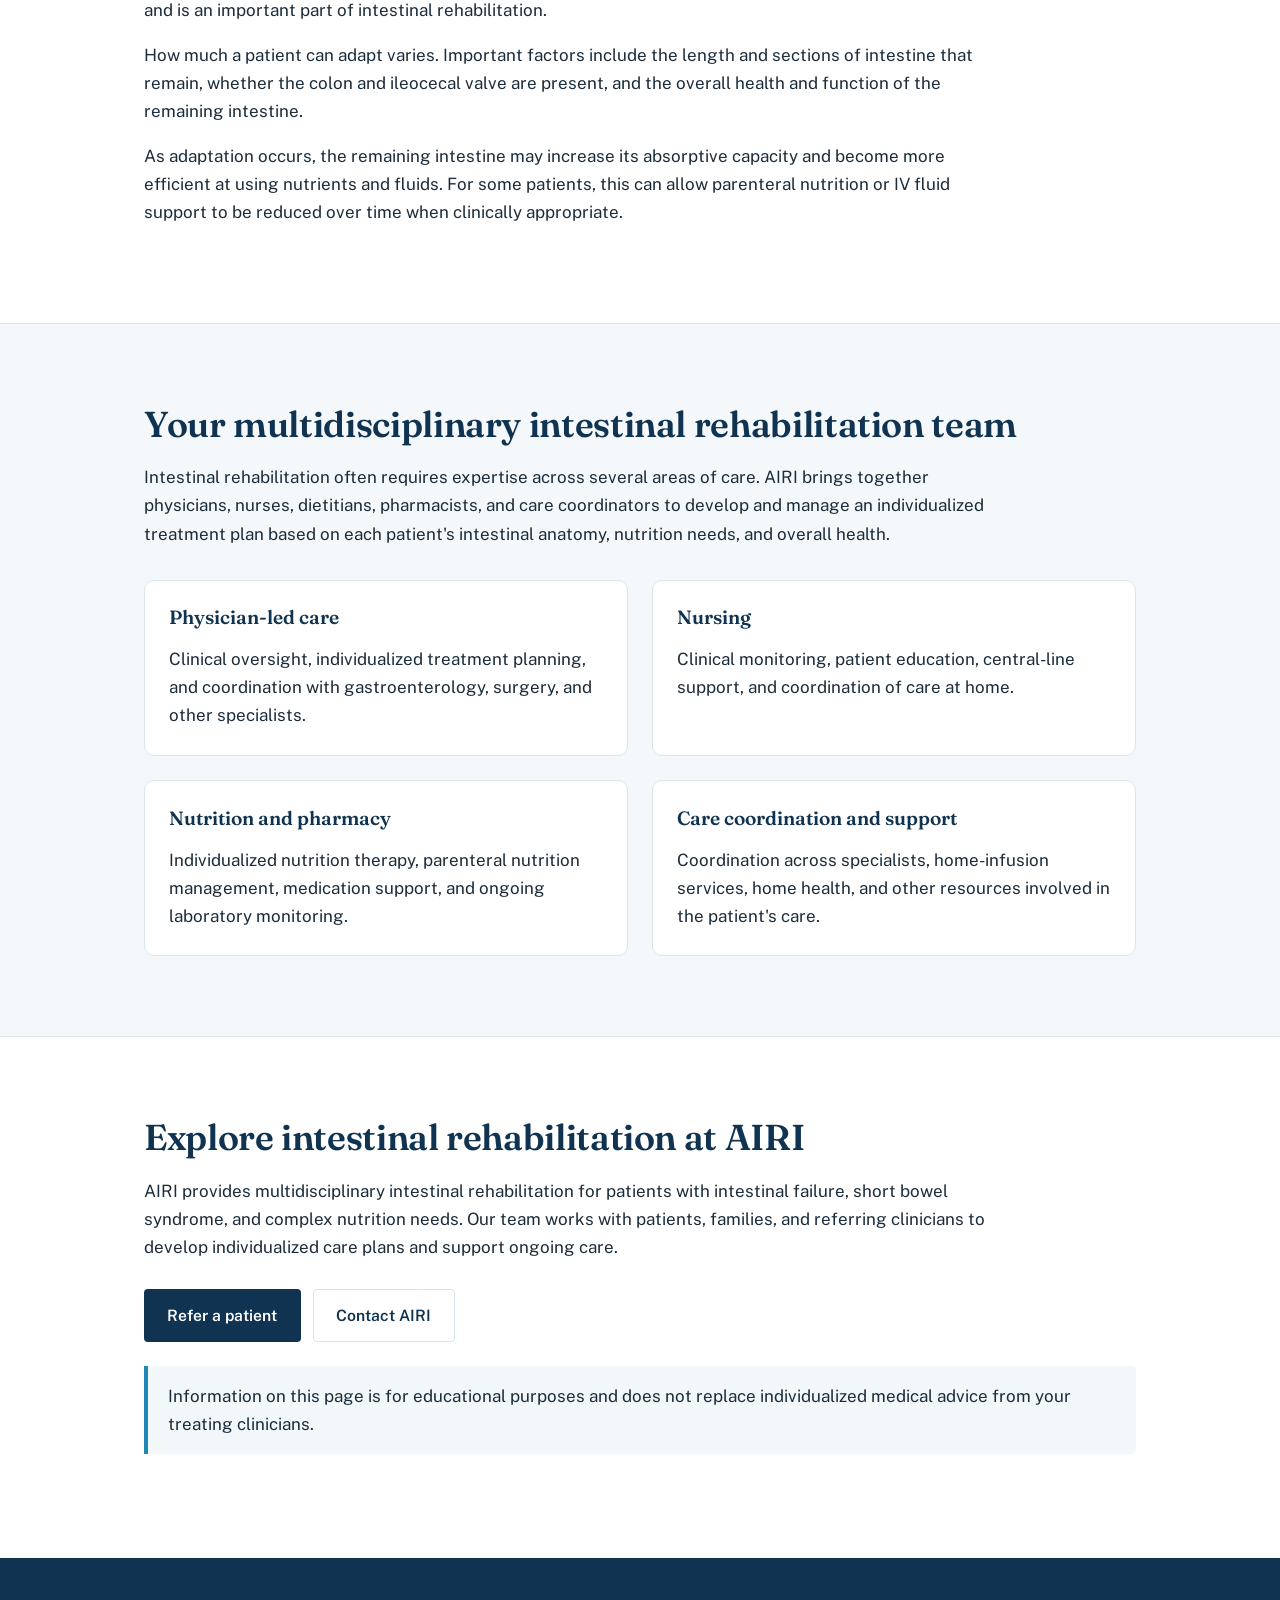
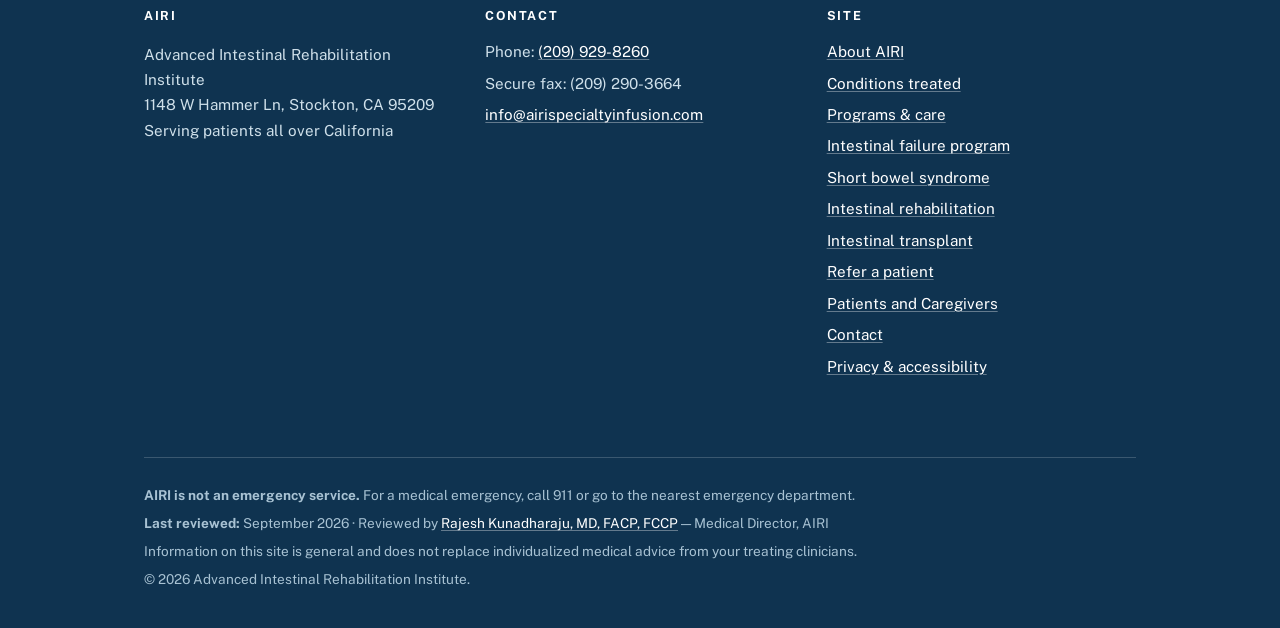
<file: rehab.html>
<!DOCTYPE html>
<html lang="en">
<head>
<title>Intestinal Rehabilitation Program | AIRI</title>
<meta name="description" content="Multidisciplinary intestinal rehabilitation for intestinal failure and short bowel syndrome — nutrition support, TPN management, and coordinated care.">
<link rel="canonical" href="https://airispecialtyinfusion.com/rehab.html">
<meta property="og:title" content="Intestinal Rehabilitation Program | AIRI">
<meta property="og:description" content="Multidisciplinary intestinal rehabilitation for intestinal failure and short bowel syndrome — nutrition support, TPN management, and coordinated care.">
<meta property="og:url" content="https://airispecialtyinfusion.com/rehab.html">
<meta property="og:type" content="website">
<meta property="og:site_name" content="AIRI - Advanced Intestinal Rehabilitation Institute">
<meta property="og:image" content="https://airispecialtyinfusion.com/assets/share-image.png">
<meta charset="utf-8">
<meta name="viewport" content="width=device-width, initial-scale=1">

<link rel="icon" href="assets/logo-mark.png">

<link rel="preconnect" href="https://fonts.googleapis.com">
<link rel="preconnect" href="https://fonts.gstatic.com" crossorigin>
<link href="https://fonts.googleapis.com/css2?family=Fraunces:opsz,wght@9..144,500;9..144,600&family=Public+Sans:wght@400;600;700&display=swap" rel="stylesheet">

<link rel="stylesheet" href="style.css?v=8">
<script type="application/ld+json">
{
  "@context": "https://schema.org",
  "@type": "MedicalClinic",
  "name": "Advanced Intestinal Rehabilitation Institute (AIRI)",
  "url": "https://airispecialtyinfusion.com/",
  "telephone": "+1-209-929-8260",
  "faxNumber": "+1-209-290-3664",
  "email": "info@airispecialtyinfusion.com",
  "address": {
    "@type": "PostalAddress",
    "streetAddress": "1148 W Hammer Ln",
    "addressLocality": "Stockton",
    "addressRegion": "CA",
    "postalCode": "95209",
    "addressCountry": "US"
  },
  "areaServed": "California"
}
</script>
</head>

<body>

<a class="skip" href="#main">Skip to content</a>

<div class="emergency-bar">
  <div class="wrap">
    <p>AIRI is not an emergency service. For a medical emergency, call 911 or go to the nearest emergency department.</p>
  </div>
</div>

<header class="site-header">

  <div class="header-top">
    <a class="brand" href="/">
      <img src="assets/logo-mark.png" alt="">
      <span class="brand-text">
        <b>AIRI</b>
        <span>Advanced Intestinal Rehabilitation Institute</span>
      </span>
    </a>
  </div>

  <nav class="site-nav" aria-label="Main"><div class="nav-row"><ul>
      <li><a href="index.html">Home</a></li>
      <li><a href="programs.html" aria-current="page">Programs &amp; Care</a></li>
      <li><a href="patients.html">Patients and Caregivers</a></li>
      <li><a href="about.html">About AIRI</a></li>
      <li><a href="refer.html">Refer &amp; Contact</a></li>
  </ul></div></nav>

</header>

<main id="main">

  <!-- PAGE HEADER -->
  <div class="page-head"><div class="wrap narrow">
    <h1>Intestinal Rehabilitation Program</h1>
    <p>AIRI's Intestinal Rehabilitation Program provides coordinated medical and nutrition care for patients with intestinal failure and short bowel syndrome.</p>
    <p>Our multidisciplinary approach focuses on improving intestinal function, optimizing nutrition and hydration, managing complications, and reducing dependence on parenteral nutrition when clinically appropriate.</p>
  </div></div>


  <!-- WHAT IS INTESTINAL REHABILITATION -->
  <section>
    <div class="wrap narrow">

      <h2>What is intestinal rehabilitation?</h2>

      <p>
        Intestinal rehabilitation is a coordinated approach to care for people
        whose intestines cannot absorb enough nutrients and fluids to meet their
        body's needs. It is commonly used for patients with intestinal failure
        and short bowel syndrome.
      </p>

      <p>
        The goal is to maximize the function of the remaining intestine,
        maintain adequate nutrition and hydration, prevent complications, and,
        when clinically appropriate, reduce dependence on parenteral nutrition.
      </p>

    </div>
  </section>


  <!-- HOW INTESTINAL REHABILITATION WORKS -->
  <section class="tint">
    <div class="wrap narrow">

      <h2>How intestinal rehabilitation works</h2>

      <p>
        Intestinal rehabilitation is individualized to help the remaining
        intestine absorb as much nutrition and fluid as possible while
        maintaining adequate nutrition and hydration. Treatment may change over
        time as the intestine adapts and a patient's needs change.
      </p>

      <p>
        Depending on the patient's intestinal anatomy, symptoms, and nutrition
        needs, rehabilitation may include adjustments to diet and fluid intake,
        oral or enteral nutrition, parenteral nutrition, medications, vitamin
        and mineral supplementation, and ongoing clinical and laboratory
        monitoring.
      </p>

      <p>
        For some patients, the amount of parenteral nutrition or IV fluid
        support may be reduced over time as intestinal function improves.
        The pace and extent of this progress varies from patient to patient.
      </p>

    </div>
  </section>


  <!-- INTESTINAL ADAPTATION -->
  <section>
    <div class="wrap narrow">

      <h2>What is intestinal adaptation?</h2>

      <p>
        Intestinal adaptation is the process by which the remaining intestine
        adjusts after significant bowel loss and becomes more effective at
        absorbing nutrients and fluids. This process occurs gradually over time
        and is an important part of intestinal rehabilitation.
      </p>

      <p>
        How much a patient can adapt varies. Important factors include the
        length and sections of intestine that remain, whether the colon and
        ileocecal valve are present, and the overall health and function of the
        remaining intestine.
      </p>

      <p>
        As adaptation occurs, the remaining intestine may increase its
        absorptive capacity and become more efficient at using nutrients and
        fluids. For some patients, this can allow parenteral nutrition or IV
        fluid support to be reduced over time when clinically appropriate.
      </p>

    </div>
  </section>


  <!-- MULTIDISCIPLINARY TEAM -->
  <section class="tint">
    <div class="wrap">

      <h2>Your multidisciplinary intestinal rehabilitation team</h2>

      <p>
        Intestinal rehabilitation often requires expertise across several areas
        of care. AIRI brings together physicians, nurses, dietitians,
        pharmacists, and care coordinators to develop and manage an
        individualized treatment plan based on each patient's intestinal
        anatomy, nutrition needs, and overall health.
      </p>

      <div class="grid two">

        <div class="card">
          <h3>Physician-led care</h3>
          <p>
            Clinical oversight, individualized treatment planning, and
            coordination with gastroenterology, surgery, and other specialists.
          </p>
        </div>

        <div class="card">
          <h3>Nursing</h3>
          <p>
            Clinical monitoring, patient education, central-line support,
            and coordination of care at home.
          </p>
        </div>

        <div class="card">
          <h3>Nutrition and pharmacy</h3>
          <p>
            Individualized nutrition therapy, parenteral nutrition management,
            medication support, and ongoing laboratory monitoring.
          </p>
        </div>

        <div class="card">
          <h3>Care coordination and support</h3>
          <p>
            Coordination across specialists, home-infusion services, home
            health, and other resources involved in the patient's care.
          </p>
        </div>

      </div>

    </div>
  </section>


  <!-- FINAL CTA -->
  <section>
    <div class="wrap narrow">

      <h2>Explore intestinal rehabilitation at AIRI</h2>

      <p>
        AIRI provides multidisciplinary intestinal rehabilitation for patients
        with intestinal failure, short bowel syndrome, and complex nutrition
        needs. Our team works with patients, families, and referring clinicians
        to develop individualized care plans and support ongoing care.
      </p>

      <div class="btn-row">
        <a class="btn btn-primary" href="refer.html">Refer a patient</a>
        <a class="btn btn-ghost" href="refer.html">Contact AIRI</a>
      </div>

      <div class="note">
        <p>
          Information on this page is for educational purposes and does not
          replace individualized medical advice from your treating clinicians.
        </p>
      </div>

    </div>
  </section>

</main>


<footer class="site-footer">
  <div class="wrap">

    <div>
      <p class="ft-h">AIRI</p>
      <p>
        Advanced Intestinal Rehabilitation Institute<br>
        1148 W Hammer Ln, Stockton, CA 95209<br>
        Serving patients all over California
      </p>
    </div>

    <div>
      <p class="ft-h">Contact</p>
      <ul>
        <li>Phone: <a href="tel:+12099298260">(209) 929-8260</a></li>
        <li>Secure fax: (209) 290-3664</li>
        <li><a href="mailto:info@airispecialtyinfusion.com">info@airispecialtyinfusion.com</a></li>
      </ul>
    </div>

    <div>
      <p class="ft-h">Site</p>
      <ul>
        <li><a href="about.html">About AIRI</a></li>
        <li><a href="conditions.html">Conditions treated</a></li>
        <li><a href="programs.html">Programs &amp; care</a></li>
        <li><a href="program.html">Intestinal failure program</a></li>
        <li><a href="sbs.html">Short bowel syndrome</a></li>
        <li><a href="rehab.html">Intestinal rehabilitation</a></li>
        <li><a href="transplant.html">Intestinal transplant</a></li>
        <li><a href="refer.html">Refer a patient</a></li>
        <li><a href="patients.html">Patients and Caregivers</a></li>
        <li><a href="refer.html">Contact</a></li>
        <li><a href="privacy.html">Privacy &amp; accessibility</a></li>
      </ul>
    </div>

    <div class="footer-bottom">
      <p>
        <strong>AIRI is not an emergency service.</strong>
        For a medical emergency, call 911 or go to the nearest emergency department.
      </p>

      <p>
        <strong>Last reviewed:</strong> September 2026 &middot; Reviewed by <a href="about.html#medical-director">Rajesh Kunadharaju, MD, FACP, FCCP</a> — Medical Director, AIRI
      </p>
      <p>
        Information on this site is general and does not replace individualized
        medical advice from your treating clinicians.
      </p>

      <p>&copy; 2026 Advanced Intestinal Rehabilitation Institute.</p>
    </div>

  </div>
</footer>

<script src="site.js?v=3" defer></script>

</body>
</html>
</file>
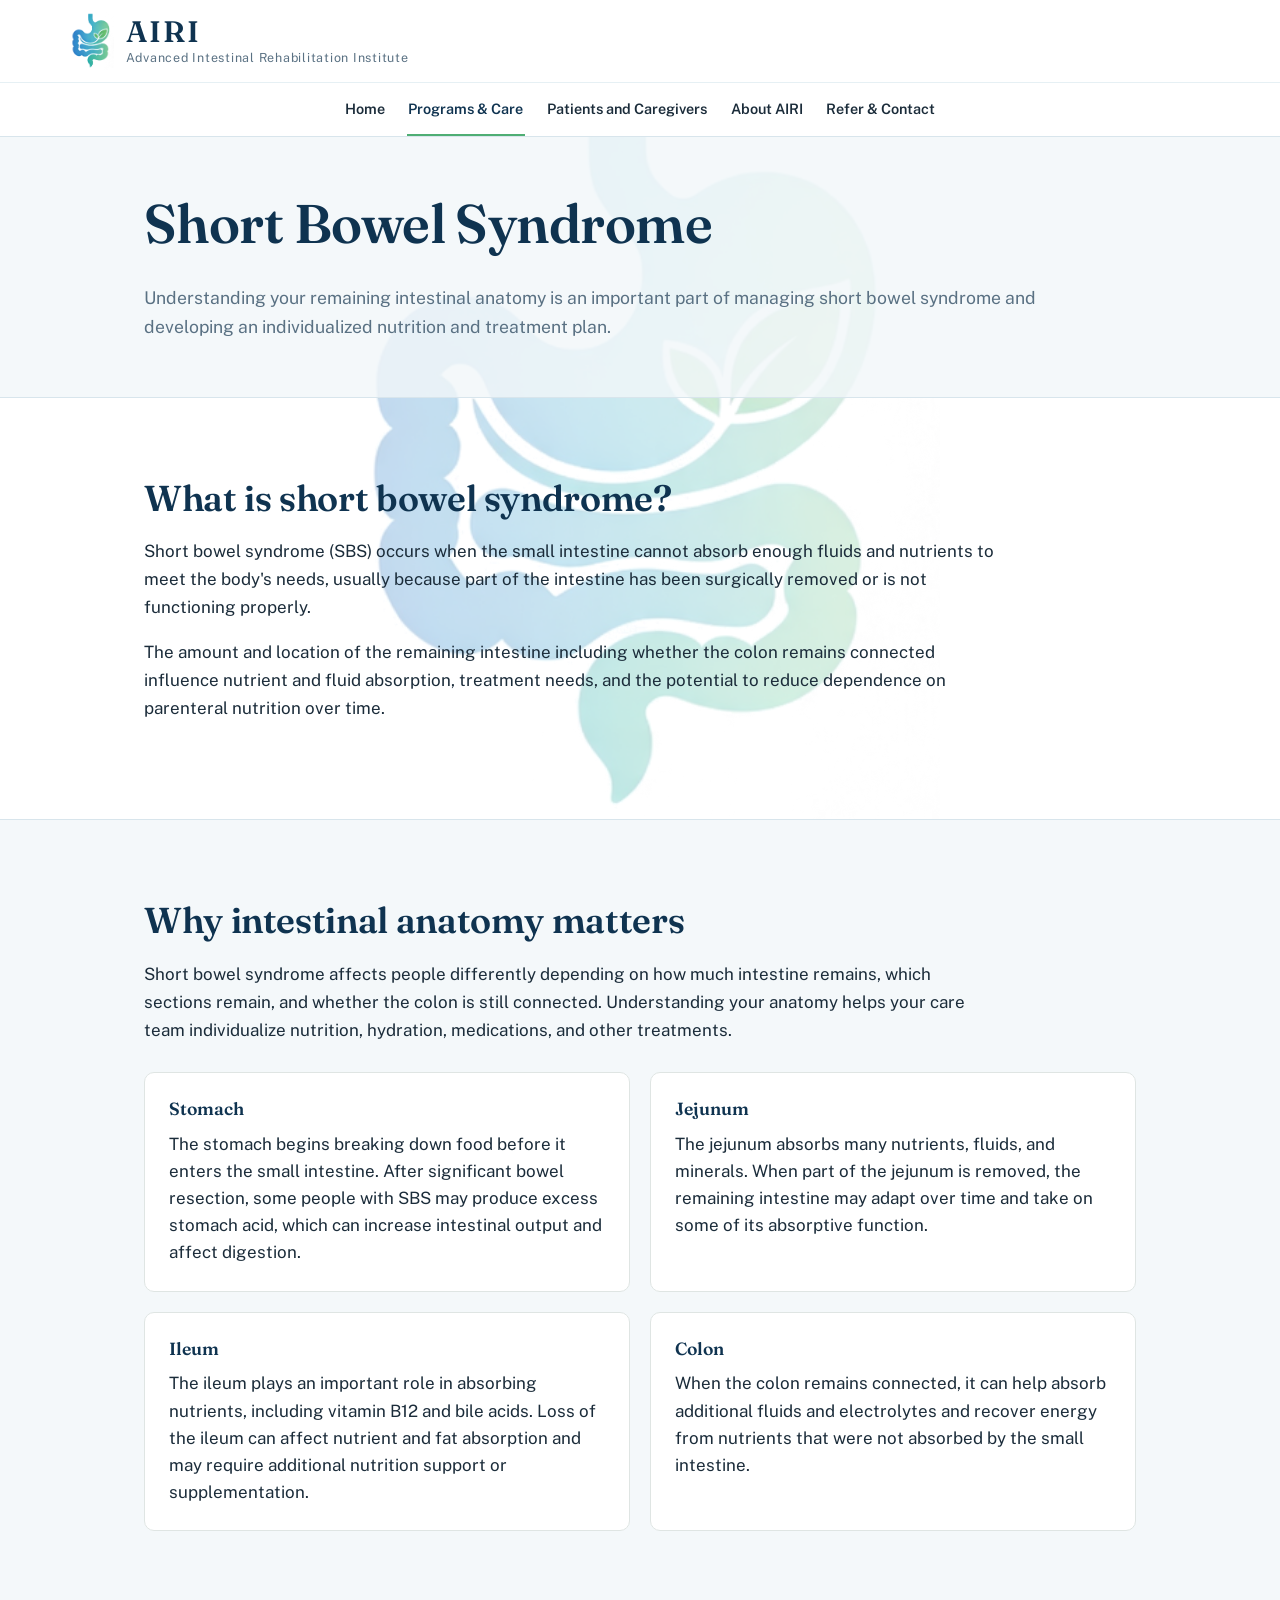
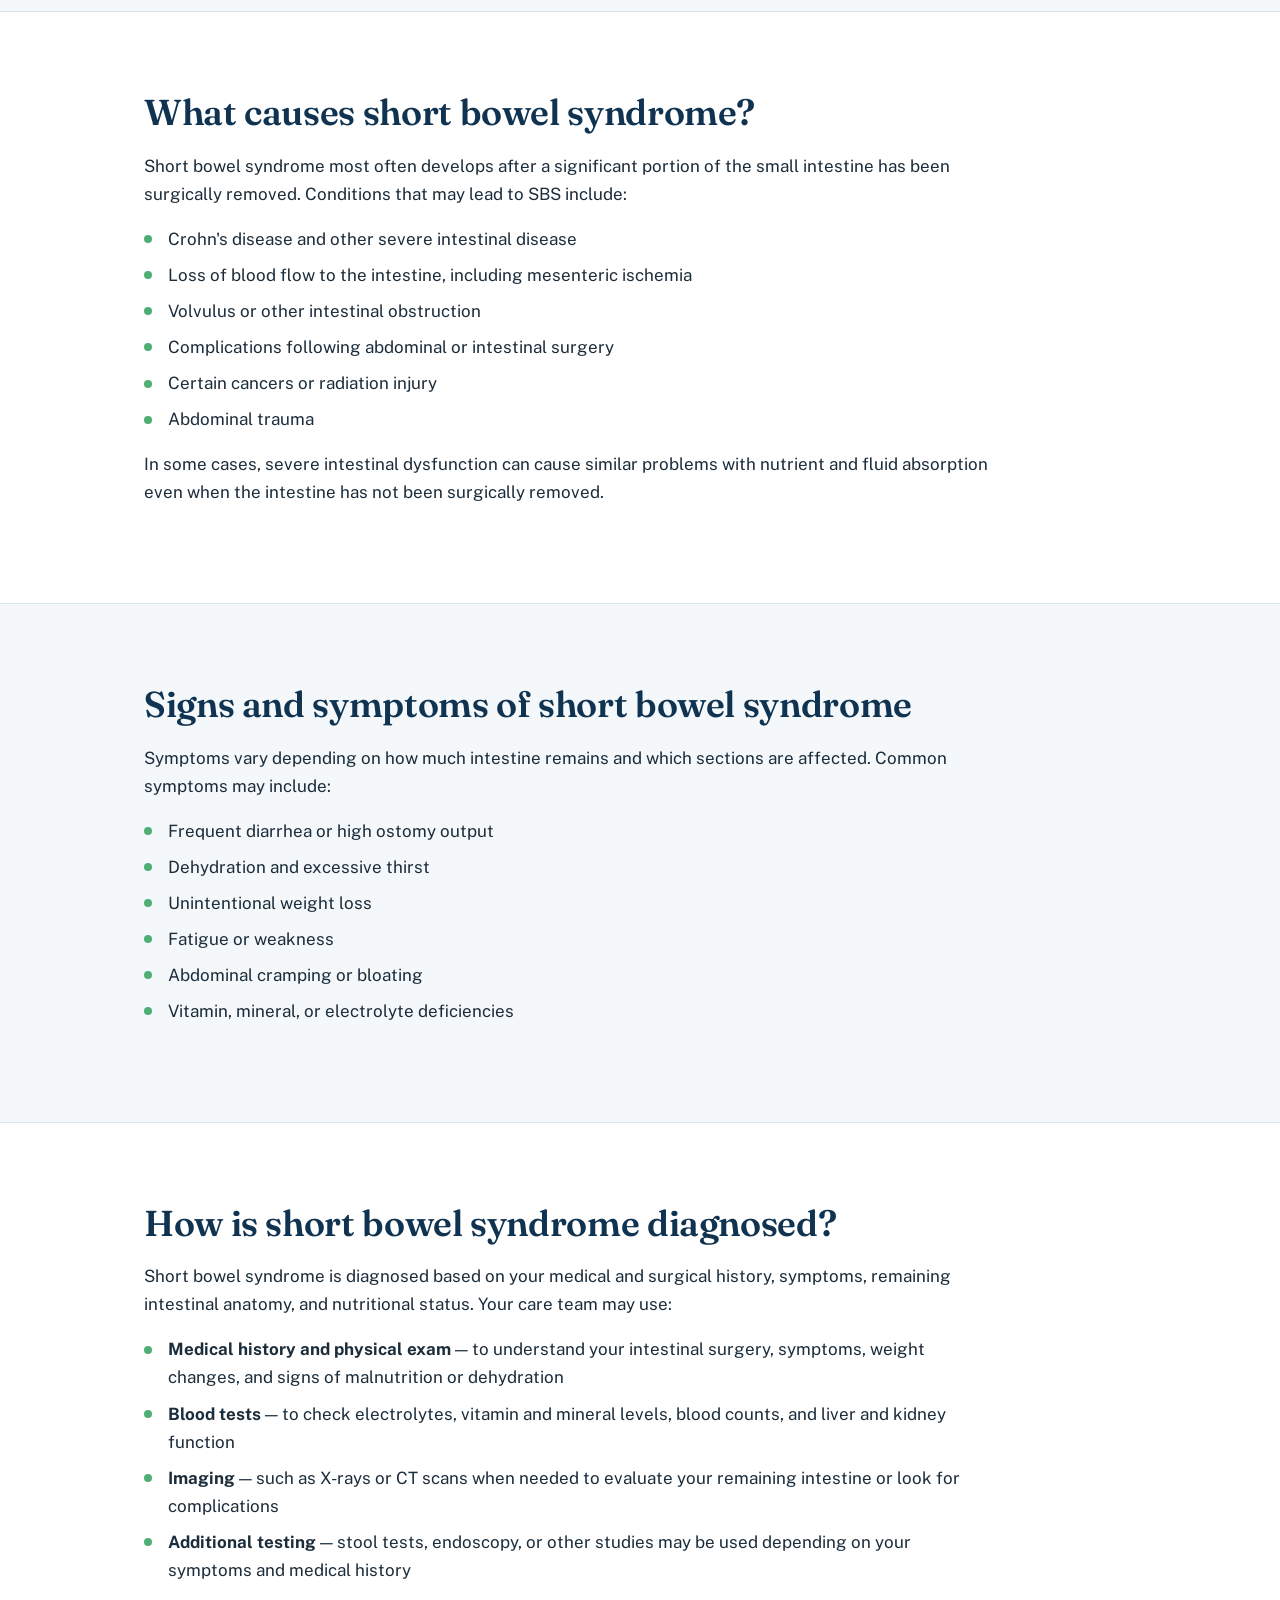
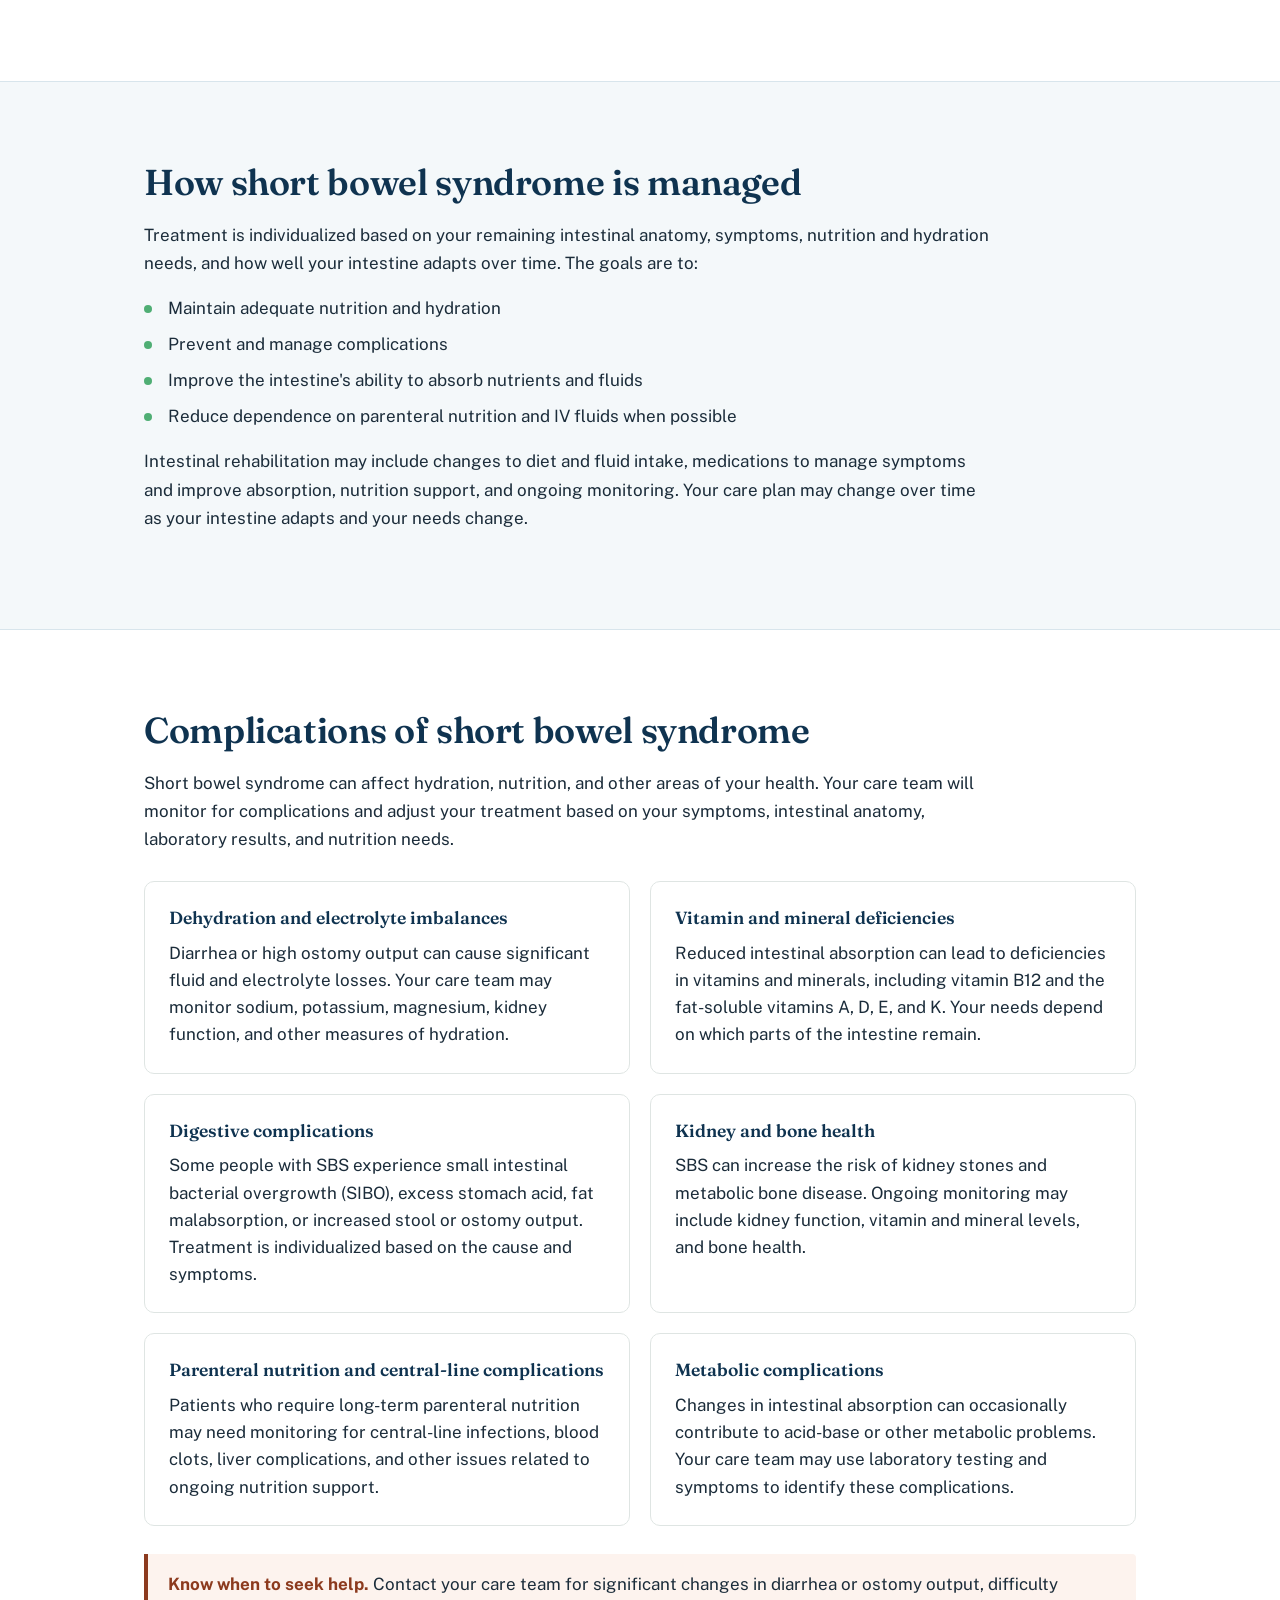
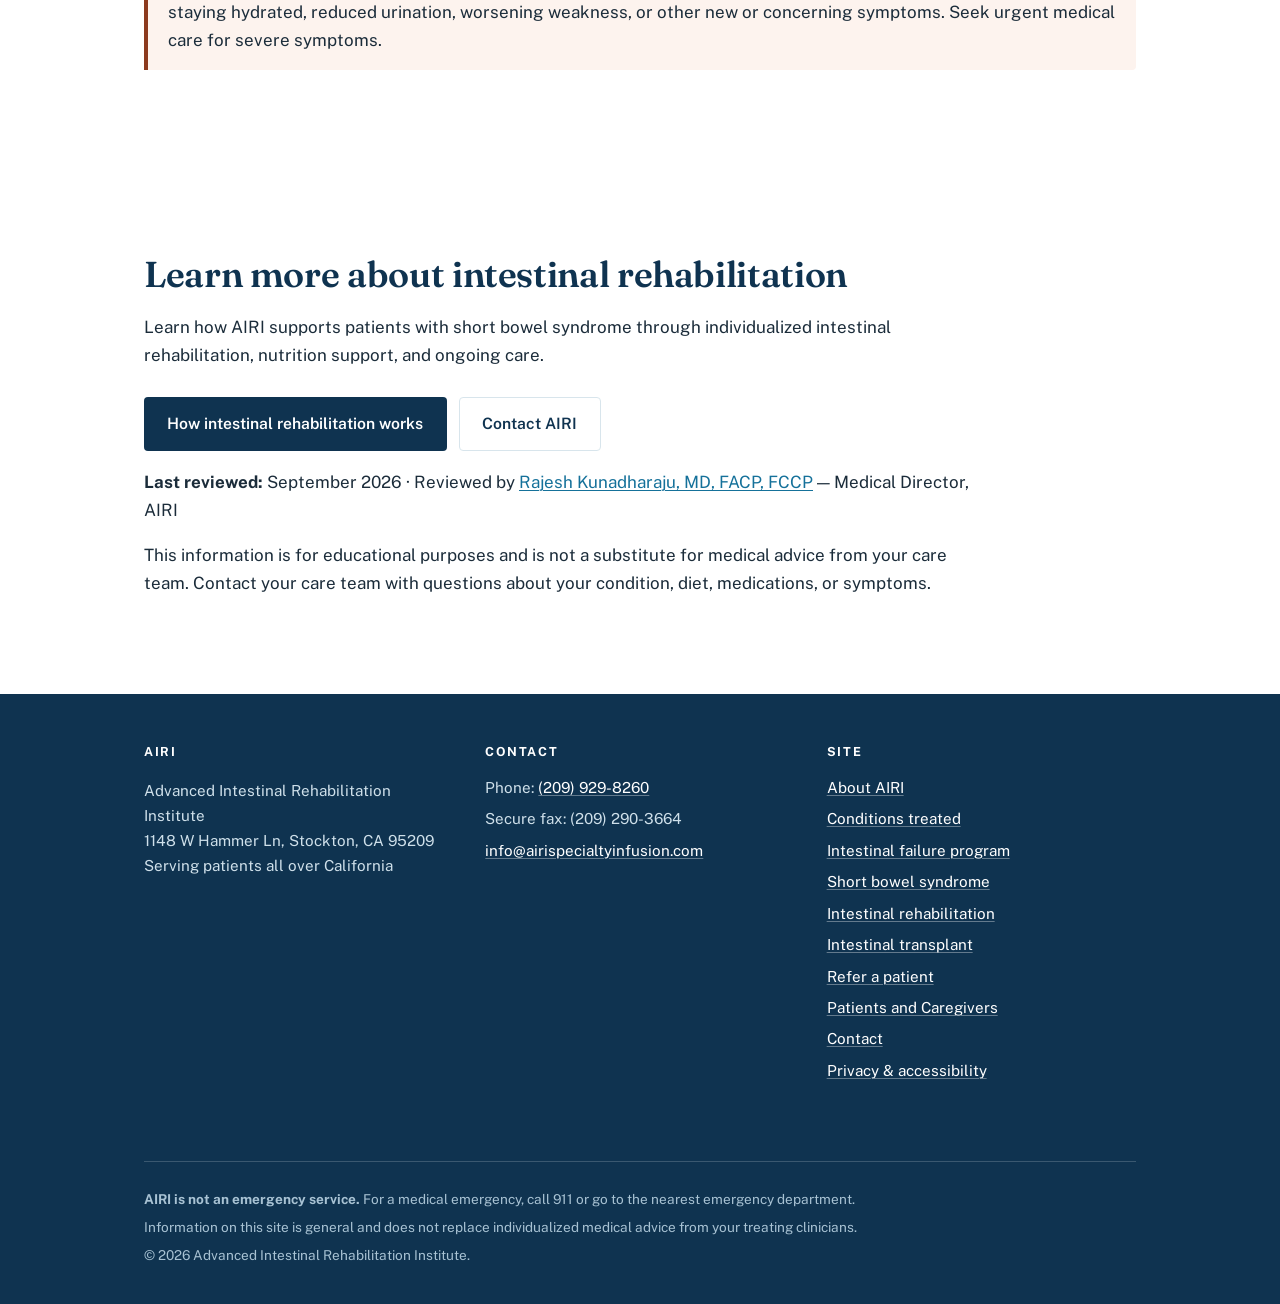
<file: sbs.html>
<!DOCTYPE html>
<html lang="en">
<head>
<title>Short Bowel Syndrome — AIRI</title>
<meta name="description" content="Learn about short bowel syndrome (SBS), including symptoms, treatment, nutrition support, and intestinal rehabilitation at AIRI in Northern California.">
<link rel="canonical" href="https://airispecialtyinfusion.com/sbs.html">
<meta property="og:title" content="Short Bowel Syndrome — AIRI">
<meta property="og:description" content="Learn about short bowel syndrome (SBS), including symptoms, treatment, nutrition support, and intestinal rehabilitation at AIRI in Northern California.">
<meta property="og:url" content="https://airispecialtyinfusion.com/sbs.html">
<meta property="og:type" content="website">
<meta property="og:site_name" content="AIRI - Advanced Intestinal Rehabilitation Institute">
<meta property="og:image" content="https://airispecialtyinfusion.com/assets/share-image.png">
<meta charset="utf-8">
<meta name="viewport" content="width=device-width, initial-scale=1">
<link rel="icon" href="assets/logo-mark.png">
<link rel="preconnect" href="https://fonts.googleapis.com">
<link rel="preconnect" href="https://fonts.gstatic.com" crossorigin>
<link href="https://fonts.googleapis.com/css2?family=Fraunces:opsz,wght@9..144,500;9..144,600&family=Public+Sans:wght@400;600;700&display=swap" rel="stylesheet">
<link rel="stylesheet" href="style.css?v=8">
<script type="application/ld+json">
{
  "@context": "https://schema.org",
  "@type": "MedicalClinic",
  "name": "Advanced Intestinal Rehabilitation Institute (AIRI)",
  "url": "https://airispecialtyinfusion.com/",
  "telephone": "+1-209-929-8260",
  "faxNumber": "+1-209-290-3664",
  "email": "info@airispecialtyinfusion.com",
  "address": {
    "@type": "PostalAddress",
    "streetAddress": "1148 W Hammer Ln",
    "addressLocality": "Stockton",
    "addressRegion": "CA",
    "postalCode": "95209",
    "addressCountry": "US"
  },
  "areaServed": "California"
}
</script>
</head>
<body>
<a class="skip" href="#main">Skip to content</a>

<header class="site-header">
  <div class="header-top">
    <a class="brand" href="index.html">
      <img src="assets/logo-mark.png" alt="">
      <span class="brand-text"><b>AIRI</b><span>Advanced Intestinal Rehabilitation Institute</span></span>
    </a>
  </div>
  <nav class="site-nav" aria-label="Main"><div class="nav-row"><ul>
      <li><a href="index.html">Home</a></li>
      <li><a href="programs.html" aria-current="page">Programs &amp; Care</a></li>
      <li><a href="patients.html">Patients and Caregivers</a></li>
      <li><a href="about.html">About AIRI</a></li>
      <li><a href="refer.html">Refer &amp; Contact</a></li>
  </ul></div></nav>
</header>

<main id="main">

<div class="page-head"><div class="wrap narrow">
 <h1>Short Bowel Syndrome </h1>
<p class="lead">Understanding your remaining intestinal anatomy is an important part of managing short bowel syndrome and developing an individualized nutrition and treatment plan. </p>
</div></div>

<section>
  <div class="wrap narrow">

    <h2>What is short bowel syndrome?</h2>
    <p> Short bowel syndrome (SBS) occurs when the small intestine cannot absorb enough fluids and nutrients to meet the body's needs, usually because part of the intestine has been surgically removed or is not functioning properly.</p>
    <p>The amount and location of the remaining intestine including whether the colon remains connected influence nutrient and fluid absorption, treatment needs, and the potential to reduce dependence on parenteral nutrition over time.</p>
  </div>
</section>

<section class="tint">
  <div class="wrap narrow">
    <h2>Why intestinal anatomy matters</h2>
    <p>
      Short bowel syndrome affects people differently depending on how much
      intestine remains, which sections remain, and whether the colon is still
      connected. Understanding your anatomy helps your care team individualize
      nutrition, hydration, medications, and other treatments.
    </p>

    <div class="anatomy-grid">

      <div class="anatomy-card">
        <h3>Stomach</h3>
        <p>
          The stomach begins breaking down food before it enters the small
          intestine. After significant bowel resection, some people with SBS
          may produce excess stomach acid, which can increase intestinal output
          and affect digestion.
        </p>
      </div>

      <div class="anatomy-card">
        <h3>Jejunum</h3>
        <p>
          The jejunum absorbs many nutrients, fluids, and minerals. When part
          of the jejunum is removed, the remaining intestine may adapt over
          time and take on some of its absorptive function.
        </p>
      </div>

      <div class="anatomy-card">
        <h3>Ileum</h3>
        <p>
          The ileum plays an important role in absorbing nutrients, including
          vitamin B12 and bile acids. Loss of the ileum can affect nutrient and
          fat absorption and may require additional nutrition support or
          supplementation.
        </p>
      </div>

      <div class="anatomy-card">
        <h3>Colon</h3>
        <p>
          When the colon remains connected, it can help absorb additional
          fluids and electrolytes and recover energy from nutrients that were
          not absorbed by the small intestine.
        </p>
      </div>

    </div>
  </div>
</section>

<section>
  <div class="wrap narrow">
    <h2>What causes short bowel syndrome?</h2>

    <p>
      Short bowel syndrome most often develops after a significant portion
      of the small intestine has been surgically removed. Conditions that
      may lead to SBS include:
    </p>

    <ul class="checks">
      <li>Crohn's disease and other severe intestinal disease</li>
      <li>Loss of blood flow to the intestine, including mesenteric ischemia</li>
      <li>Volvulus or other intestinal obstruction</li>
      <li>Complications following abdominal or intestinal surgery</li>
      <li>Certain cancers or radiation injury</li>
      <li>Abdominal trauma</li>
    </ul>

    <p>
      In some cases, severe intestinal dysfunction can cause similar problems
      with nutrient and fluid absorption even when the intestine has not been
      surgically removed.
    </p>
  </div>
</section>

<section class="tint">
  <div class="wrap narrow">
    <h2>Signs and symptoms of short bowel syndrome</h2>

    <p>
      Symptoms vary depending on how much intestine remains and which sections
      are affected. Common symptoms may include:
    </p>

    <ul class="checks">
      <li>Frequent diarrhea or high ostomy output</li>
      <li>Dehydration and excessive thirst</li>
      <li>Unintentional weight loss</li>
      <li>Fatigue or weakness</li>
      <li>Abdominal cramping or bloating</li>
      <li>Vitamin, mineral, or electrolyte deficiencies</li>
    </ul>
  </div>
</section>

<section>
  <div class="wrap narrow">
    <h2>How is short bowel syndrome diagnosed?</h2>

    <p>
      Short bowel syndrome is diagnosed based on your medical and surgical
      history, symptoms, remaining intestinal anatomy, and nutritional status.
      Your care team may use:
    </p>

    <ul class="checks">
      <li><strong>Medical history and physical exam</strong> — to understand your intestinal surgery, symptoms, weight changes, and signs of malnutrition or dehydration</li>

      <li><strong>Blood tests</strong> — to check electrolytes, vitamin and mineral levels, blood counts, and liver and kidney function</li>

      <li><strong>Imaging</strong> — such as X-rays or CT scans when needed to evaluate your remaining intestine or look for complications</li>

      <li><strong>Additional testing</strong> — stool tests, endoscopy, or other studies may be used depending on your symptoms and medical history</li>
    </ul>
  </div>
</section>

<section class="tint">
  <div class="wrap narrow">
    <h2>How short bowel syndrome is managed</h2>

    <p>
      Treatment is individualized based on your remaining intestinal anatomy,
      symptoms, nutrition and hydration needs, and how well your intestine
      adapts over time. The goals are to:
    </p>

    <ul class="checks">
      <li>Maintain adequate nutrition and hydration</li>
      <li>Prevent and manage complications</li>
      <li>Improve the intestine's ability to absorb nutrients and fluids</li>
      <li>Reduce dependence on parenteral nutrition and IV fluids when possible</li>
    </ul>

    <p>
      Intestinal rehabilitation may include changes to diet and fluid intake,
      medications to manage symptoms and improve absorption, nutrition support,
      and ongoing monitoring. Your care plan may change over time as your
      intestine adapts and your needs change.
    </p>
  </div>
</section>

<section>
  <div class="wrap narrow">
    <h2>Complications of short bowel syndrome</h2>

    <p>
      Short bowel syndrome can affect hydration, nutrition, and other areas
      of your health. Your care team will monitor for complications and adjust
      your treatment based on your symptoms, intestinal anatomy, laboratory
      results, and nutrition needs.
    </p>

    <div class="complications-grid">

      <div class="complication-card">
        <h3>Dehydration and electrolyte imbalances</h3>
        <p>
          Diarrhea or high ostomy output can cause significant fluid and
          electrolyte losses. Your care team may monitor sodium, potassium,
          magnesium, kidney function, and other measures of hydration.
        </p>
      </div>

      <div class="complication-card">
        <h3>Vitamin and mineral deficiencies</h3>
        <p>
          Reduced intestinal absorption can lead to deficiencies in vitamins
          and minerals, including vitamin B12 and the fat-soluble vitamins
          A, D, E, and K. Your needs depend on which parts of the intestine
          remain.
        </p>
      </div>

      <div class="complication-card">
        <h3>Digestive complications</h3>
        <p>
          Some people with SBS experience small intestinal bacterial
          overgrowth (SIBO), excess stomach acid, fat malabsorption, or
          increased stool or ostomy output. Treatment is individualized
          based on the cause and symptoms.
        </p>
      </div>

      <div class="complication-card">
        <h3>Kidney and bone health</h3>
        <p>
          SBS can increase the risk of kidney stones and metabolic bone
          disease. Ongoing monitoring may include kidney function, vitamin
          and mineral levels, and bone health.
        </p>
      </div>

      <div class="complication-card">
        <h3>Parenteral nutrition and central-line complications</h3>
        <p>
          Patients who require long-term parenteral nutrition may need
          monitoring for central-line infections, blood clots, liver
          complications, and other issues related to ongoing nutrition support.
        </p>
      </div>

      <div class="complication-card">
        <h3>Metabolic complications</h3>
        <p>
          Changes in intestinal absorption can occasionally contribute to
          acid-base or other metabolic problems. Your care team may use
          laboratory testing and symptoms to identify these complications.
        </p>
      </div>

    </div>

    <div class="alert">
      <p>
        <strong>Know when to seek help.</strong> Contact your care team for
        significant changes in diarrhea or ostomy output, difficulty staying
        hydrated, reduced urination, worsening weakness, or other new or
        concerning symptoms. Seek urgent medical care for severe symptoms.
      </p>
    </div>

  </div>
</section>

<section>
  <div class="wrap narrow">
    <h2>Learn more about intestinal rehabilitation</h2>

    <p>
      Learn how AIRI supports patients with short bowel syndrome through
      individualized intestinal rehabilitation, nutrition support, and
      ongoing care.
    </p>

    <div class="btn-row">
      <a class="btn btn-primary" href="rehab.html">
        How intestinal rehabilitation works
      </a>
      <a class="btn btn-ghost" href="refer.html">
        Contact AIRI
      </a>
    </div>

    <p class="medical-disclaimer">
      <strong>Last reviewed:</strong> September 2026 &middot; Reviewed by <a href="about.html#medical-director">Rajesh Kunadharaju, MD, FACP, FCCP</a> — Medical Director, AIRI
    </p>
    <p class="medical-disclaimer">
      This information is for educational purposes and is not a substitute
      for medical advice from your care team. Contact your care team with
      questions about your condition, diet, medications, or symptoms.
    </p>
  </div>
</section>

</main>

<footer class="site-footer"><div class="wrap">
  <div>
    <p class="ft-h">AIRI</p>
    <p>Advanced Intestinal Rehabilitation Institute<br>1148 W Hammer Ln, Stockton, CA 95209<br>Serving patients all over California</p>
  </div>
  <div>
    <p class="ft-h">Contact</p>
    <ul>
      <li>Phone: <a href="tel:+12099298260">(209) 929-8260</a></li>
      <li>Secure fax: (209) 290-3664</li>
      <li><a href="mailto:info@airispecialtyinfusion.com">info@airispecialtyinfusion.com</a></li>
    </ul>
  </div>
  <div>
    <p class="ft-h">Site</p>
    <ul>
      <li><a href="about.html">About AIRI</a></li>
      <li><a href="conditions.html">Conditions treated</a></li>
      <li><a href="program.html">Intestinal failure program</a></li>
      <li><a href="sbs.html">Short bowel syndrome</a></li>
      <li><a href="rehab.html">Intestinal rehabilitation</a></li>
      <li><a href="transplant.html">Intestinal transplant</a></li>
      <li><a href="refer.html">Refer a patient</a></li>
      <li><a href="patients.html">Patients and Caregivers</a></li>
      <li><a href="refer.html">Contact</a></li>
      <li><a href="privacy.html">Privacy &amp; accessibility</a></li>
    </ul>
  </div>
  <div class="footer-bottom">
    <p><strong>AIRI is not an emergency service.</strong> For a medical emergency, call 911 or go to the nearest emergency department.</p>
    <p>Information on this site is general and does not replace individualized medical advice from your treating clinicians.</p>
    <p>&copy; 2026 Advanced Intestinal Rehabilitation Institute.</p>
  </div>
</div></footer>

<script src="site.js?v=3" defer></script>
</body>
</html>
</file>
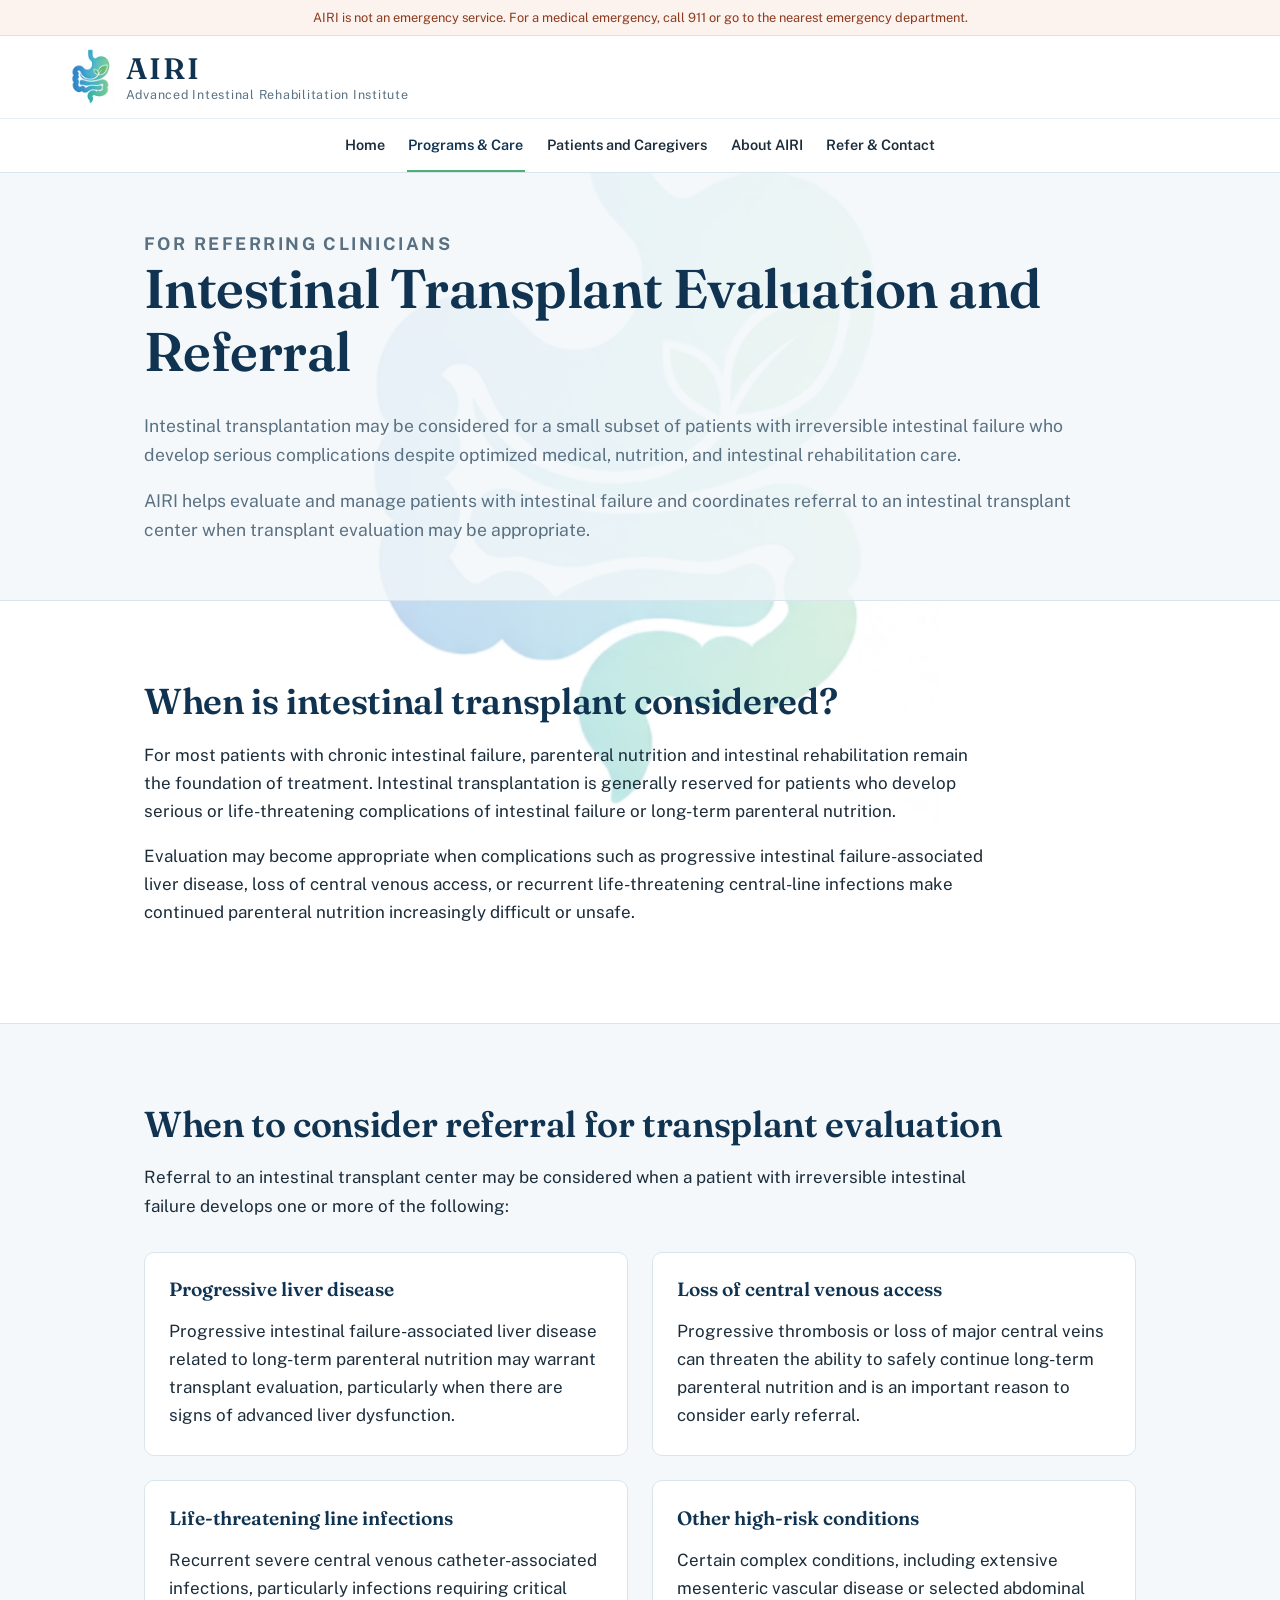
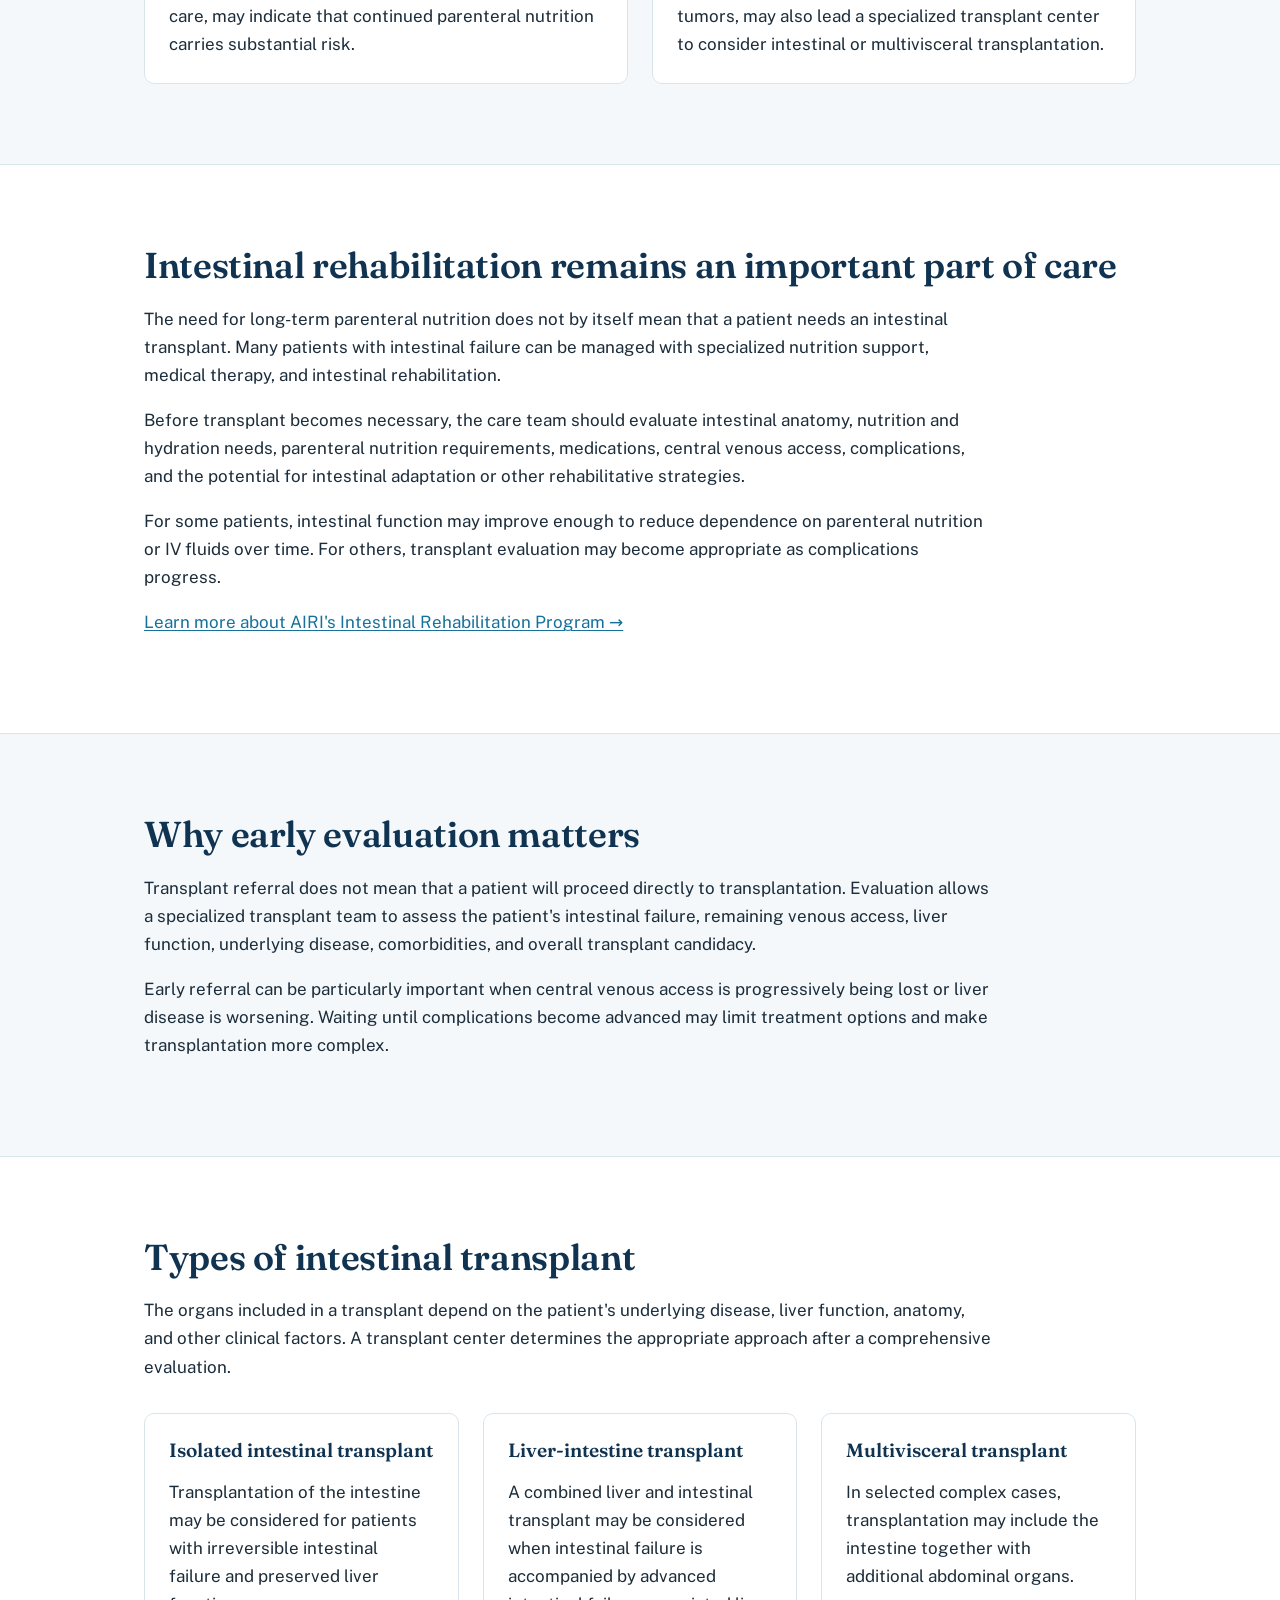
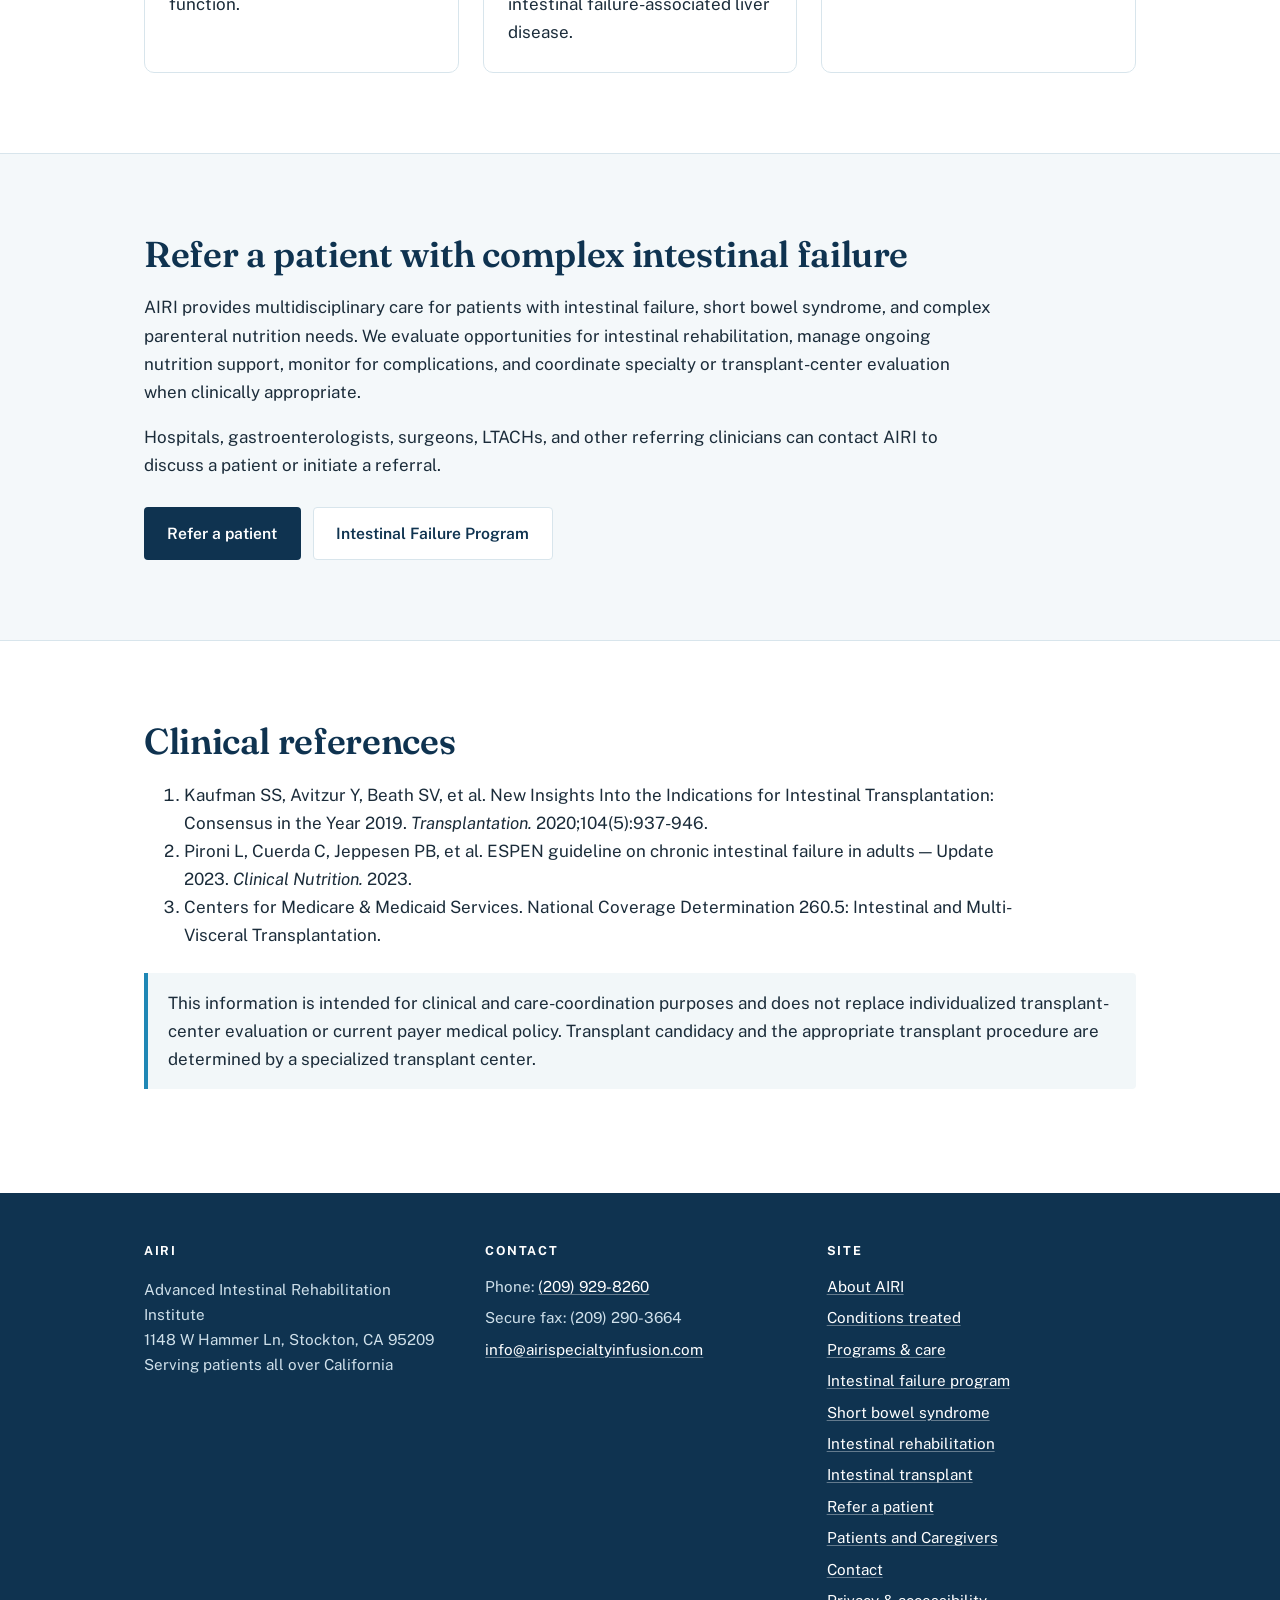
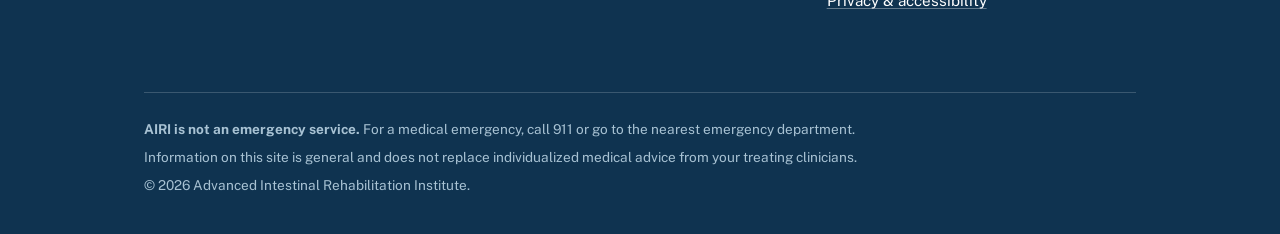
<file: transplant.html>
<!DOCTYPE html>
<html lang="en">

<head>
<title>Intestinal Transplant Evaluation & Referral | AIRI</title>
<meta name="description" content="When intestinal failure patients need transplant evaluation: TPN complications, liver disease, loss of venous access, and recurrent line infections.">
<link rel="canonical" href="https://airispecialtyinfusion.com/transplant.html">
<meta property="og:title" content="Intestinal Transplant Evaluation & Referral | AIRI">
<meta property="og:description" content="When intestinal failure patients need transplant evaluation: TPN complications, liver disease, loss of venous access, and recurrent line infections.">
<meta property="og:url" content="https://airispecialtyinfusion.com/transplant.html">
<meta property="og:type" content="website">
<meta property="og:site_name" content="AIRI - Advanced Intestinal Rehabilitation Institute">
<meta property="og:image" content="https://airispecialtyinfusion.com/assets/share-image.png">
<meta charset="utf-8">
<meta name="viewport" content="width=device-width, initial-scale=1">

<link rel="icon" href="assets/logo-mark.png">

<link rel="preconnect" href="https://fonts.googleapis.com">
<link rel="preconnect" href="https://fonts.gstatic.com" crossorigin>

<link
href="https://fonts.googleapis.com/css2?family=Fraunces:opsz,wght@9..144,500;9..144,600&family=Public+Sans:wght@400;600;700&display=swap"
rel="stylesheet">

<link rel="stylesheet" href="style.css?v=8">
<script type="application/ld+json">
{
  "@context": "https://schema.org",
  "@type": "MedicalClinic",
  "name": "Advanced Intestinal Rehabilitation Institute (AIRI)",
  "url": "https://airispecialtyinfusion.com/",
  "telephone": "+1-209-929-8260",
  "faxNumber": "+1-209-290-3664",
  "email": "info@airispecialtyinfusion.com",
  "address": {
    "@type": "PostalAddress",
    "streetAddress": "1148 W Hammer Ln",
    "addressLocality": "Stockton",
    "addressRegion": "CA",
    "postalCode": "95209",
    "addressCountry": "US"
  },
  "areaServed": "California"
}
</script>
</head>


<body>

<a class="skip" href="#main">Skip to content</a>


<div class="emergency-bar">
  <div class="wrap">
    <p>
      AIRI is not an emergency service. For a medical emergency,
      call 911 or go to the nearest emergency department.
    </p>
  </div>
</div>


<header class="site-header">

  <div class="header-top">
    <a class="brand" href="/">
      <img src="assets/logo-mark.png" alt="">
      <span class="brand-text">
        <b>AIRI</b>
        <span>Advanced Intestinal Rehabilitation Institute</span>
      </span>
    </a>
  </div>

  <nav class="site-nav" aria-label="Main"><div class="nav-row"><ul>
      <li><a href="index.html">Home</a></li>
      <li><a href="programs.html" aria-current="page">Programs &amp; Care</a></li>
      <li><a href="patients.html">Patients and Caregivers</a></li>
      <li><a href="about.html">About AIRI</a></li>
      <li><a href="refer.html">Refer &amp; Contact</a></li>
  </ul></div></nav>

</header>


<main id="main">


<!-- HERO -->

<div class="page-head"><div class="wrap narrow">

    <p class="eyebrow">For referring clinicians</p>

    <h1>Intestinal Transplant Evaluation and Referral</h1>

    <p>
      Intestinal transplantation may be considered for a small subset of
      patients with irreversible intestinal failure who develop serious
      complications despite optimized medical, nutrition, and intestinal
      rehabilitation care.
    </p>

    <p>
      AIRI helps evaluate and manage patients with intestinal failure and
      coordinates referral to an intestinal transplant center when transplant
      evaluation may be appropriate.
    </p>

  </div></div>


<!-- ROLE OF TRANSPLANT -->

<section>
  <div class="wrap narrow">

    <h2>When is intestinal transplant considered?</h2>

    <p>
      For most patients with chronic intestinal failure, parenteral nutrition
      and intestinal rehabilitation remain the foundation of treatment.
      Intestinal transplantation is generally reserved for patients who
      develop serious or life-threatening complications of intestinal failure
      or long-term parenteral nutrition.
    </p>

    <p>
      Evaluation may become appropriate when complications such as progressive
      intestinal failure-associated liver disease, loss of central venous
      access, or recurrent life-threatening central-line infections make
      continued parenteral nutrition increasingly difficult or unsafe.
    </p>

  </div>
</section>


<!-- REFERRAL INDICATIONS -->

<section class="tint">
  <div class="wrap narrow">

    <h2>When to consider referral for transplant evaluation</h2>

    <p>
      Referral to an intestinal transplant center may be considered when a
      patient with irreversible intestinal failure develops one or more of the
      following:
    </p>

    <div class="grid two">

      <div class="card">
        <h3>Progressive liver disease</h3>
        <p>
          Progressive intestinal failure-associated liver disease related to
          long-term parenteral nutrition may warrant transplant evaluation,
          particularly when there are signs of advanced liver dysfunction.
        </p>
      </div>

      <div class="card">
        <h3>Loss of central venous access</h3>
        <p>
          Progressive thrombosis or loss of major central veins can threaten
          the ability to safely continue long-term parenteral nutrition and is
          an important reason to consider early referral.
        </p>
      </div>

      <div class="card">
        <h3>Life-threatening line infections</h3>
        <p>
          Recurrent severe central venous catheter-associated infections,
          particularly infections requiring critical care, may indicate that
          continued parenteral nutrition carries substantial risk.
        </p>
      </div>

      <div class="card">
        <h3>Other high-risk conditions</h3>
        <p>
          Certain complex conditions, including extensive mesenteric vascular
          disease or selected abdominal tumors, may also lead a specialized
          transplant center to consider intestinal or multivisceral
          transplantation.
        </p>
      </div>

    </div>

  </div>
</section>


<!-- REHABILITATION FIRST -->

<section>
  <div class="wrap narrow">

    <h2>Intestinal rehabilitation remains an important part of care</h2>

    <p>
      The need for long-term parenteral nutrition does not by itself mean that
      a patient needs an intestinal transplant. Many patients with intestinal
      failure can be managed with specialized nutrition support, medical
      therapy, and intestinal rehabilitation.
    </p>

    <p>
      Before transplant becomes necessary, the care team should evaluate
      intestinal anatomy, nutrition and hydration needs, parenteral nutrition
      requirements, medications, central venous access, complications, and the
      potential for intestinal adaptation or other rehabilitative strategies.
    </p>

    <p>
      For some patients, intestinal function may improve enough to reduce
      dependence on parenteral nutrition or IV fluids over time. For others,
      transplant evaluation may become appropriate as complications progress.
    </p>

    <p>
      <a href="rehab.html">
        Learn more about AIRI's Intestinal Rehabilitation Program &rarr;
      </a>
    </p>

  </div>
</section>


<!-- EARLY REFERRAL -->

<section class="tint">
  <div class="wrap narrow">

    <h2>Why early evaluation matters</h2>

    <p>
      Transplant referral does not mean that a patient will proceed directly
      to transplantation. Evaluation allows a specialized transplant team to
      assess the patient's intestinal failure, remaining venous access, liver
      function, underlying disease, comorbidities, and overall transplant
      candidacy.
    </p>

    <p>
      Early referral can be particularly important when central venous access
      is progressively being lost or liver disease is worsening. Waiting until
      complications become advanced may limit treatment options and make
      transplantation more complex.
    </p>

  </div>
</section>


<!-- TYPES -->

<section>
  <div class="wrap narrow">

    <h2>Types of intestinal transplant</h2>

    <p>
      The organs included in a transplant depend on the patient's underlying
      disease, liver function, anatomy, and other clinical factors. A transplant
      center determines the appropriate approach after a comprehensive
      evaluation.
    </p>

    <div class="grid">

      <div class="card">
        <h3>Isolated intestinal transplant</h3>
        <p>
          Transplantation of the intestine may be considered for patients with
          irreversible intestinal failure and preserved liver function.
        </p>
      </div>

      <div class="card">
        <h3>Liver-intestine transplant</h3>
        <p>
          A combined liver and intestinal transplant may be considered when
          intestinal failure is accompanied by advanced intestinal
          failure-associated liver disease.
        </p>
      </div>

      <div class="card">
        <h3>Multivisceral transplant</h3>
        <p>
          In selected complex cases, transplantation may include the intestine
          together with additional abdominal organs.
        </p>
      </div>

    </div>

  </div>
</section>


<!-- AIRI ROLE -->

<section class="tint">
  <div class="wrap narrow">

    <h2>Refer a patient with complex intestinal failure</h2>

    <p>
      AIRI provides multidisciplinary care for patients with intestinal
      failure, short bowel syndrome, and complex parenteral nutrition needs.
      We evaluate opportunities for intestinal rehabilitation, manage ongoing
      nutrition support, monitor for complications, and coordinate specialty
      or transplant-center evaluation when clinically appropriate.
    </p>

    <p>
      Hospitals, gastroenterologists, surgeons, LTACHs, and other referring
      clinicians can contact AIRI to discuss a patient or initiate a referral.
    </p>

    <div class="btn-row">
      <a class="btn btn-primary" href="refer.html">Refer a patient</a>
      <a class="btn btn-ghost" href="program.html">
        Intestinal Failure Program
      </a>
    </div>

  </div>
</section>


<!-- CLINICAL REFERENCES -->

<section>
  <div class="wrap narrow">

    <h2>Clinical references</h2>

    <ol>
      <li>
        Kaufman SS, Avitzur Y, Beath SV, et al. New Insights Into the
        Indications for Intestinal Transplantation: Consensus in the Year 2019.
        <em>Transplantation.</em> 2020;104(5):937-946.
      </li>

      <li>
        Pironi L, Cuerda C, Jeppesen PB, et al. ESPEN guideline on chronic
        intestinal failure in adults — Update 2023.
        <em>Clinical Nutrition.</em> 2023.
      </li>

      <li>
        Centers for Medicare &amp; Medicaid Services. National Coverage
        Determination 260.5: Intestinal and Multi-Visceral Transplantation.
      </li>
    </ol>

    <div class="note">
      <p>
      This information is intended for clinical and care-coordination purposes
      and does not replace individualized transplant-center evaluation or
      current payer medical policy. Transplant candidacy and the appropriate
      transplant procedure are determined by a specialized transplant center.
      </p>
    </div>

  </div>
</section>


</main>


<footer class="site-footer">
  <div class="wrap">

    <div>
      <p class="ft-h">AIRI</p>
      <p>
        Advanced Intestinal Rehabilitation Institute<br>
        1148 W Hammer Ln, Stockton, CA 95209<br>
        Serving patients all over California
      </p>
    </div>

    <div>
      <p class="ft-h">Contact</p>
      <ul>
        <li>
          Phone:
          <a href="tel:+12099298260">(209) 929-8260</a>
        </li>
        <li>Secure fax: (209) 290-3664</li>
        <li>
          <a href="mailto:info@airispecialtyinfusion.com">
            info@airispecialtyinfusion.com
          </a>
        </li>
      </ul>
    </div>

    <div>
      <p class="ft-h">Site</p>
      <ul>
        <li><a href="about.html">About AIRI</a></li>
        <li><a href="conditions.html">Conditions treated</a></li>
        <li><a href="programs.html">Programs &amp; care</a></li>
        <li><a href="program.html">Intestinal failure program</a></li>
        <li><a href="sbs.html">Short bowel syndrome</a></li>
        <li><a href="rehab.html">Intestinal rehabilitation</a></li>
        <li><a href="transplant.html">Intestinal transplant</a></li>
        <li><a href="refer.html">Refer a patient</a></li>
        <li><a href="patients.html">Patients and Caregivers</a></li>
        <li><a href="refer.html">Contact</a></li>
        <li><a href="privacy.html">Privacy &amp; accessibility</a></li>
      </ul>
    </div>

    <div class="footer-bottom">

      <p>
        <strong>AIRI is not an emergency service.</strong>
        For a medical emergency, call 911 or go to the nearest emergency
        department.
      </p>

      <p>
        Information on this site is general and does not replace individualized
        medical advice from your treating clinicians.
      </p>

      <p>&copy; 2026 Advanced Intestinal Rehabilitation Institute.</p>

    </div>

  </div>
</footer>


<script src="site.js?v=3" defer></script>

</body>
</html>
</file>
<file: style.css>
/* AIRI — Advanced Intestinal Rehabilitation Institute */

:root {
  --navy: #0f3350;
  --ink: #1b2c3a;
  --muted: #5a7183;
  --teal: #1f87b5;        /* borders, accents */
  --teal-text: #15719a;   /* teal as text: meets 4.5:1 on white and wash */
  --green: #4fae74;
  --wash: #f2f7f9;
  --wash-2: #e6f0f4;
  --line: #d8e5ec;
  --white: #fff;
  --alert: #8c3a1e;
  --alert-bg: #fdf3ee;
  --grad: linear-gradient(120deg, #2f6fb5 0%, #2b9fb0 55%, #58b96f 100%);
  --measure: 85ch;
  --pad: clamp(1.25rem, 5vw, 4rem);
}

*, *::before, *::after { box-sizing: border-box; }

html { scroll-behavior: smooth; }
/* keep anchor targets clear of the sticky header */
[id] { scroll-margin-top: 9rem; }
@media (max-width: 800px) { html:not(.js) [id] { scroll-margin-top: 1rem; } }
@media (prefers-reduced-motion: reduce) {
  html { scroll-behavior: auto; }
  * { animation: none !important; transition: none !important; }
}


body::before {
  content: ""; position: fixed; z-index: -1;
  top: 50%; left: 50%; transform: translate(-50%, -50%);
  width: min(600px, 60vw); height: 92vh;
  background: url("assets/logo-mark.png") center / contain no-repeat;
  opacity: 0.29;
}
@media print { body::before { display: none; } }
body {
  margin: 0;
  font-family: "Public Sans", system-ui, -apple-system, "Segoe UI", sans-serif;
  font-size: 1.0625rem;
  line-height: 1.65;
  color: var(--ink);
  background: var(--white);
  -webkit-font-smoothing: antialiased;
}

h1, h2, h3, h4 {
  font-family: Fraunces, Georgia, "Times New Roman", serif;
  color: var(--navy);
  font-weight: 600;
  line-height: 1.15;
  letter-spacing: -0.01em;
  margin: 0 0 0.5em;
}
h2 + p { margin-top: 0; }
::selection { background: #cde5ef; }
h1 { font-size: clamp(2.1rem, 5vw, 3.4rem); }
h2 { font-size: clamp(1.6rem, 3.2vw, 2.25rem); }
h3 { font-size: 1.2rem; letter-spacing: 0; }
p, li { max-width: var(--measure); }
a { color: var(--teal-text); text-decoration-thickness: 1px; text-underline-offset: 2px; }
a[href^="mailto:"] { overflow-wrap: anywhere; }
a:hover { color: var(--navy); }
:focus-visible { outline: 3px solid var(--teal); outline-offset: 2px; border-radius: 2px; }

.eyebrow {
  font-size: 0.75rem;
  letter-spacing: 0.14em;
  text-transform: uppercase;
  font-weight: 700;
  color: var(--teal-text);
  margin: 0 0 0.75rem;
}

.wrap { max-width: 1120px; margin-inline: auto; padding-inline: var(--pad); }
/* narrow sections share the same left edge as wide ones; paragraphs and lists are still capped at 68ch (see p, li above) */
.narrow { max-width: 1120px; }

/* ---------- header ---------- */

.skip {
  position: absolute; left: -9999px; top: 0; z-index: 99;
  background: var(--navy); color: #fff; padding: 0.75rem 1rem;
}
.skip:focus { left: 0; }

.site-header {
  border-bottom: 1px solid var(--line);
  background: var(--white);
  position: sticky; top: 0; z-index: 20;
  transition: box-shadow 0.25s;
}
.site-header.scrolled { box-shadow: 0 2px 14px rgba(15, 51, 80, 0.09); }
.header-top {
  display: flex; align-items: center; gap: 1.25rem;
  padding-block: 0.75rem;
  padding-inline: clamp(1.25rem, 4vw, 2.5rem); max-width: 1220px; margin-inline: auto;
}

.brand { display: flex; align-items: center; gap: 0.7rem; text-decoration: none; }
.brand img { height: 58px; width: auto; display: block; }
.brand-text { display: flex; flex-direction: column; line-height: 1; }
.brand-text b {
  font-family: Fraunces, serif; font-size: 1.85rem; font-weight: 600;
  letter-spacing: 0.06em; color: var(--navy);
}
.brand-text span {
  font-size: 0.78rem; letter-spacing: 0.06em; color: var(--muted); margin-top: 0.35rem;
}

.site-nav { border-top: 1px solid var(--wash-2); }
.site-nav .nav-row {
  max-width: 1400px; margin-inline: auto;
  padding-inline: 1.25rem;
}
.site-nav ul {
  display: flex; flex-wrap: wrap; justify-content: center;
  gap: 0 clamp(1rem, 1.6vw, 2rem);
  list-style: none; margin: 0; padding: 0;
}
.site-nav li { white-space: nowrap; }
.site-nav a {
  color: var(--ink); text-decoration: none; font-size: 0.9rem; font-weight: 600;
  padding: 0.85rem 0.1rem; border-bottom: 2px solid transparent; display: block;
}
.site-nav a:hover, .site-nav a[aria-current="page"] {
  color: var(--navy); border-bottom-color: var(--green);
}


.nav-toggle { display: none; }
@media screen and (max-width: 899px) {
  /* without JS the stacked header is too tall to pin; with it, the nav collapses */
  html:not(.js) .site-header { position: static; }
  .brand-text span { display: none; }
  .site-nav { border-top: 0; }

  .nav-toggle {
    display: inline-flex; flex-direction: column; gap: 5px; justify-content: center;
    margin-left: auto; width: 46px; height: 42px; padding: 0 11px;
    background: none; border: 1px solid var(--line); border-radius: 6px; cursor: pointer;
  }
  .nav-toggle span {
    display: block; height: 2px; background: var(--navy); border-radius: 1px;
    transition: transform 0.25s, opacity 0.25s;
  }
  .nav-toggle[aria-expanded="true"] span:nth-child(1) { transform: translateY(7px) rotate(45deg); }
  .nav-toggle[aria-expanded="true"] span:nth-child(2) { opacity: 0; }
  .nav-toggle[aria-expanded="true"] span:nth-child(3) { transform: translateY(-7px) rotate(-45deg); }

  html.js .site-nav { display: none; }
  html.js .site-nav.open { display: block; padding-bottom: 0.5rem; }
  html.js .site-nav ul { flex-direction: column; gap: 0; }
  html.js .site-nav a {
    font-size: 1rem; padding: 0.6rem 0;
    border-bottom: 1px solid var(--wash-2);
  }
  html.js .site-nav a[aria-current="page"] { border-bottom-color: var(--green); }
}

/* ---------- buttons ---------- */

.btn {
  display: inline-block; padding: 0.8rem 1.4rem; border-radius: 4px;
  font-weight: 600; font-size: 0.98rem; text-decoration: none;
  border: 1px solid transparent; cursor: pointer; font-family: inherit;
  transition: background 0.2s, border-color 0.2s, transform 0.15s;
}
.btn:active { transform: translateY(1px); }
.btn-primary { background: var(--navy); color: #fff; }
.btn-primary:hover { background: #0a2740; color: #fff; }
.btn-ghost { border-color: var(--line); background: #fff; color: var(--navy); }
.btn-ghost:hover { border-color: var(--teal); color: var(--navy); }
.btn-row { display: flex; flex-wrap: wrap; gap: 0.75rem; margin-top: 1.75rem; }

/* ---------- hero ---------- */

.hero { background: var(--wash); border-bottom: 1px solid var(--line); }
.hero .wrap {
  display: grid; gap: clamp(2rem, 4vw, 4rem); align-items: center;
  grid-template-columns: minmax(0, 1.05fr) minmax(0, 1fr); padding-block: clamp(3rem, 7vw, 5.5rem);
}
.hero p.lede { font-size: 1.15rem; color: var(--ink); }
.hero-mark { justify-self: center; text-align: center; transform: translateX(4%); }
.hero-mark img { width: min(400px, 80vw); height: auto; display: block; margin-inline: auto; }
.hero-wordmark {
  font-family: Fraunces, Georgia, serif; font-size: 2.1rem; font-weight: 600;
  color: var(--navy); letter-spacing: 0.32em; text-indent: 0.32em;
  margin: 1.1rem 0 0.2rem; line-height: 1;
}
.hero-tagline { font-size: 0.78rem; letter-spacing: 0.05em; color: var(--muted); margin: 0; }
@media (max-width: 800px) {
  .hero .wrap { grid-template-columns: 1fr; }
  .hero-mark { display: none; }
}

/* ---------- sections ---------- */

section { padding-block: clamp(3rem, 7vw, 5rem); }
section.tint { background: rgba(242, 247, 249, 0.8); border-block: 1px solid var(--line); }
section > .wrap > :first-child { margin-top: 0; }

.grid { display: grid; gap: 1.5rem; grid-template-columns: repeat(auto-fit, minmax(250px, 1fr)); }
/* for cards holding long lists, two roomy columns beat three cramped ones */
.grid.two { grid-template-columns: repeat(auto-fit, minmax(min(400px, 100%), 1fr)); }
.grid.four { grid-template-columns: repeat(auto-fit, minmax(200px, 1fr)); }
.card {
  background: #fff; border: 1px solid var(--line); border-radius: 10px;
  padding: 1.6rem 1.5rem;
  transition: border-color 0.2s, box-shadow 0.2s;
}
.card:hover { border-color: #b9d2df; box-shadow: 0 6px 20px rgba(15, 51, 80, 0.07); }
section .grid { margin-top: 2rem; }
.num, a.num {
  display: inline-block; font-size: 1.15rem; font-weight: 600;
  color: var(--navy); text-decoration: none; letter-spacing: 0.01em;
  font-variant-numeric: tabular-nums;
}
p.num, p:has(> a.num) { margin-block: 0.4rem 0.5rem; }
a.num:hover { color: var(--teal-text); text-decoration: underline; text-underline-offset: 3px; }
.card.urgent { border-color: #e8c6b4; }
.card.urgent h3 { color: var(--alert); }
.card h3 { margin-top: 0; }
.card p:last-child, .card ul:last-child { margin-bottom: 0; }
.tint .card { background: #fff; }

.checks { list-style: none; padding: 0; }
.checks li {
  position: relative; padding-left: 1.5rem; margin-bottom: 0.5rem;
}
.checks.toc { columns: 2; column-gap: 2.5rem; }
@media (max-width: 640px) { .checks.toc { columns: 1; } }
.checks.toc li { break-inside: avoid; }
.checks li::before {
  content: ""; position: absolute; left: 0; top: 0.62em;
  width: 8px; height: 8px; border-radius: 50%; background: var(--green);
}

/* ---------- pathway (signature) ---------- */

.pathway { list-style: none; margin: 2.5rem 0 0; padding: 0; position: relative; display: grid; gap: 2rem; }
@media (min-width: 760px) {
  .pathway { grid-template-columns: repeat(4, 1fr); gap: 0; }
  .pathway::before {
    content: ""; position: absolute; left: 9px; right: calc(25% - 9px); top: 11px;
    height: 3px; background: var(--grad); border-radius: 2px;
  }
  .pathway li { padding: 0 1.25rem 0 0; }
}
.pathway li { position: relative; padding-left: 2.25rem; max-width: none; }
.pathway li::before {
  content: ""; position: absolute; left: 0; top: 3px;
  width: 18px; height: 18px; border-radius: 50%;
  background: #fff; border: 3px solid var(--teal);
}
@media (min-width: 760px) {
  .pathway li { padding-left: 0; padding-top: 2.5rem; }
  .pathway li::before { top: 2px; }
}
.pathway h3 { font-size: 1.05rem; margin-bottom: 0.35rem; }
.pathway p { font-size: 0.95rem; color: var(--muted); margin: 0; }

/* ---------- callouts ---------- */

.alert {
  border-left: 4px solid var(--alert); background: var(--alert-bg);
  padding: 1rem 1.25rem; border-radius: 0 4px 4px 0; margin: 1.5rem 0;
}
.alert strong { color: var(--alert); }
.alert p { margin: 0; max-width: none; }

.note {
  border-left: 4px solid var(--teal); background: var(--wash);
  padding: 1rem 1.25rem; border-radius: 0 4px 4px 0; margin: 1.5rem 0;
}
.note p { margin: 0 0 0.5rem; max-width: none; }
.note p:last-child { margin-bottom: 0; }
section.tint .note { background: #fff; }

/* ---------- forms ---------- */

.form {
  margin-top: 2rem; max-width: 900px;
  background: #fff; border: 1px solid var(--line); border-radius: 12px;
  padding: clamp(1.25rem, 4vw, 2.25rem);
}
fieldset { border: 0; padding: 0; margin: 0 0 2.25rem; min-width: 0; }
legend {
  font-family: Fraunces, serif; font-size: 1.15rem; color: var(--navy);
  font-weight: 600; padding: 0 0 0.55rem; margin-bottom: 1.1rem;
  width: 100%; border-bottom: 2px solid var(--wash-2);
}
.fields { display: grid; gap: 1rem; grid-template-columns: repeat(auto-fit, minmax(220px, 1fr)); }
.field { display: flex; flex-direction: column; gap: 0.3rem; }
.field.full { grid-column: 1 / -1; }
.field label { font-size: 0.85rem; font-weight: 600; color: var(--navy); }
.field label .req { color: var(--alert); }
input[type="text"], input[type="email"], input[type="tel"], input[type="date"], select, textarea {
  font: inherit; font-size: 0.98rem; color: var(--ink);
  padding: 0.6rem 0.75rem; border: 1px solid var(--line); border-radius: 6px;
  background: #fff; width: 100%;
  transition: border-color 0.15s, box-shadow 0.15s;
}
textarea { min-height: 5.5rem; resize: vertical; }
input[type="text"]:focus, input[type="email"]:focus, input[type="tel"]:focus,
input[type="date"]:focus, select:focus, textarea:focus {
  border-color: var(--teal); outline: none;
  box-shadow: 0 0 0 3px rgba(31, 135, 181, 0.14);
}
.opts input:focus-visible { outline: 3px solid var(--teal); outline-offset: 2px; }

.opts { display: grid; gap: 0.4rem 1.25rem; grid-template-columns: repeat(auto-fit, minmax(230px, 1fr)); margin-top: 0.25rem; }
.opts label {
  display: flex; gap: 0.55rem; align-items: flex-start;
  font-size: 0.95rem; font-weight: 400; color: var(--ink); cursor: pointer;
}
.opts input { margin-top: 0.3rem; flex: none; accent-color: var(--teal); }
.opts + .fields { margin-top: 1rem; }

.form-actions {
  display: flex; flex-wrap: wrap; gap: 0.75rem; align-items: center;
  border-top: 1px solid var(--wash-2); padding-top: 1.4rem;
}
.form-actions .msg:not(:empty) {
  flex-basis: 100%; font-size: 0.92rem; color: var(--navy); font-weight: 600;
  background: var(--wash-2); border-radius: 4px; padding: 0.7rem 0.9rem; margin-top: 0.25rem;
}

.opts-label { margin: 1rem 0 0.25rem; font-size: 0.85rem; font-weight: 600; color: var(--navy); }
.form-note { margin-top: 1.5rem; font-size: 0.92rem; color: var(--muted); }

/* ---------- footer ---------- */

.site-footer {
  background: var(--navy); color: #cfe0ea; padding-block: 3rem 2rem;
  font-size: 0.95rem;
}
.site-footer .wrap { display: grid; gap: 2rem; grid-template-columns: repeat(auto-fit, minmax(230px, 1fr)); }
.site-footer .ft-h {
  color: #fff; font-size: 0.78rem; letter-spacing: 0.14em; text-transform: uppercase;
  font-family: "Public Sans", sans-serif; font-weight: 700; margin: 0 0 0.75rem;
}
.site-footer a { color: #fff; text-decoration-color: rgba(255, 255, 255, 0.35); }
.site-footer a:hover { text-decoration-color: #fff; }
.site-footer ul { list-style: none; margin: 0; padding: 0; }
.site-footer li { margin-bottom: 0.4rem; }
.site-footer p { max-width: none; }
.footer-bottom {
  grid-column: 1 / -1;
  border-top: 1px solid rgba(255,255,255,0.18); margin-top: 2.5rem; padding-top: 1.25rem;
  font-size: 0.85rem; color: #a8c2d3;
}
.footer-bottom p { margin: 0.35rem 0; }

/* ---------- misc ---------- */

.emergency-bar {
  background: var(--alert-bg); border-bottom: 1px solid #f0dccf;
  color: var(--alert); font-size: 0.8rem; text-align: center;
}
.emergency-bar .wrap { padding-block: 0.45rem; }
.emergency-bar p { margin: 0; max-width: none; }

table {
  border-collapse: separate; border-spacing: 0; width: 100%; margin: 1.5rem 0;
  font-size: 0.95rem; border: 1px solid var(--line); border-radius: 10px; overflow: hidden;
}
th, td { text-align: left; padding: 0.75rem 1rem; border-bottom: 1px solid var(--line); vertical-align: top; }
tr:last-child td { border-bottom: 0; }
@media (max-width: 360px) { th, td { padding-inline: 0.6rem; } }
th { background: var(--wash); color: var(--navy); font-size: 0.8rem; letter-spacing: 0.06em; text-transform: uppercase; }

.page-head {
  background: rgba(242, 247, 249, 0.8); border-bottom: 1px solid var(--line);
  padding-block: clamp(2.25rem, 5vw, 3.5rem);
}
.page-head p { font-size: 1.1rem; color: var(--muted); margin-bottom: 0; }

.figure { border: 1px solid var(--line); border-radius: 8px; overflow: hidden; }
.figure img { display: block; width: 100%; height: auto; }

/* ---------- js polish (site.js) ---------- */

html.js .reveal { opacity: 0; transform: translateY(14px); transition: opacity 0.55s ease, transform 0.55s ease, border-color 0.2s, box-shadow 0.2s; }
html.js .reveal.in { opacity: 1; transform: none; }
@media print {
  html.js .reveal { opacity: 1; transform: none; }
  .nav-toggle, .to-top { display: none; }
}

.to-top {
  position: fixed; right: 1.25rem; bottom: 1.25rem; z-index: 30;
  width: 46px; height: 46px; border-radius: 50%;
  border: 1px solid var(--line); background: var(--white); color: var(--navy);
  font-size: 1.15rem; line-height: 1; cursor: pointer;
  box-shadow: 0 4px 16px rgba(15, 51, 80, 0.14);
  opacity: 0; visibility: hidden; pointer-events: none; transform: translateY(8px);
  transition: opacity 0.25s, visibility 0.25s, transform 0.25s, border-color 0.2s;
}
.to-top.show { opacity: 1; visibility: visible; pointer-events: auto; transform: none; }
.to-top:hover { border-color: var(--teal); }

/* ---------- hero photo (home page) ----------
   Markup: <figure class="hero-photo"><picture>...<img ...></picture></figure>
   sits inside .hero .wrap next to the text column. The image is forced to fit
   its column (large source files used to push the layout past the page edge). */
.hero-photo { margin: 0; min-width: 0; }
.hero-photo img {
  display: block; width: 100%; height: auto;
  aspect-ratio: 4 / 3; object-fit: cover; object-position: center 35%;
  border-radius: 14px; box-shadow: 0 14px 36px rgba(15, 51, 80, 0.16);
}

.anatomy-grid {
  display: grid;
  grid-template-columns: repeat(2, minmax(0, 1fr));
  gap: 20px;
  margin-top: 28px;
}

.anatomy-card {
  padding: 24px;
  background: #fff;
  border: 1px solid #dfe5e3;
  border-radius: 10px;
}

.anatomy-card h3 {
  margin: 0 0 10px;
  font-size: 1.1rem;
  line-height: 1.35;
}

.anatomy-card p {
  margin: 0;
  line-height: 1.6;
}
.complications-grid {
  display: grid;
  grid-template-columns: repeat(2, minmax(0, 1fr));
  gap: 20px;
  margin: 28px 0;
}

.complication-card {
  padding: 24px;
  border: 1px solid #dfe5e3;
  border-radius: 10px;
  background: #fff;
}

.complication-card h3 {
  margin: 0 0 10px;
  font-size: 1.1rem;
  line-height: 1.35;
}

.complication-card p {
  margin: 0;
  line-height: 1.6;
}




@media (max-width: 800px) {
  .hero-photo img { aspect-ratio: 3 / 2; }
}

/* ---------- About page ---------- */

/* First section: stack the heading and paragraphs normally.
   (The base .hero is a two-column grid made for the home page.) */
.about-hero .wrap { display: block; max-width: 1120px; }
.about-hero p.lead { font-size: 1.15rem; color: var(--ink); }

/* Founder: text on the left, larger photo on the right */
.founder-grid {
  display: grid;
  grid-template-columns: minmax(0, 1.1fr) minmax(0, 0.9fr);
  gap: clamp(2rem, 5vw, 4.5rem);
  align-items: center;
}
.founder-copy { order: 1; min-width: 0; }
.founder-photo { order: 2; margin: 0; min-width: 0; }
.founder-photo img {
  display: block; width: 100%; max-width: 440px; height: auto;
  margin-left: auto;
  border-radius: 14px; box-shadow: 0 14px 36px rgba(15, 51, 80, 0.16);
}
@media (max-width: 800px) {
  .founder-grid { grid-template-columns: 1fr; }
  .founder-photo { order: -1; }
  .founder-photo img { max-width: 320px; margin-inline: auto; }
}

/* =========================================================
   PATIENT & CAREGIVER RESOURCES (patients.html)
   ========================================================= */

/* Hero with a narrow container: stack normally.
   (The base .hero is a two-column grid made for the home page.) */
.hero .wrap.narrow { display: block; max-width: 1120px; }
.hero .wrap.narrow p.lead { font-size: 1.15rem; color: var(--ink); }
.patient-disclaimer { font-size: 0.92rem; color: var(--muted); margin-top: 1.25rem; }


/* Resource directory */
.resource-grid {
  display: grid;
  grid-template-columns: repeat(2, minmax(0, 1fr));
  gap: 1.25rem;
  margin-top: 2rem;
}
.resource-card {
  display: flex; flex-direction: column; height: 100%;
  padding: 1.6rem;
  border: 1px solid var(--line); border-radius: 12px;
  background: #fff; text-decoration: none; color: inherit;
  transition: transform 0.18s ease, box-shadow 0.18s ease, border-color 0.18s ease;
}
.resource-card:hover,
.resource-card:focus-visible {
  transform: translateY(-2px);
  border-color: #b9d2df;
  box-shadow: 0 8px 24px rgba(15, 51, 80, 0.09);
}
.resource-card:focus-visible { outline: 3px solid var(--teal); outline-offset: 3px; }
.resource-card h3 { margin-top: 0; margin-bottom: 0.65rem; color: var(--navy); }
.resource-card p { margin-top: 0; margin-bottom: 1rem; }
.resource-link {
  display: inline-block; margin-top: auto; padding-top: 0.4rem;
  font-weight: 700; color: var(--teal-text);
  text-decoration: underline; text-underline-offset: 3px;
}

.section-intro { max-width: 720px; margin-bottom: 0; }


/* Individual patient guides
   (anchor offset comes from the site-wide [id] rule, so jumps clear the sticky header) */
.patient-guide h2 { margin-bottom: 1.5rem; }
.patient-guide h3 { margin-top: 2rem; margin-bottom: 0.7rem; }
.patient-guide ul { padding-left: 1.4rem; }
.patient-guide li { margin-bottom: 0.55rem; }


/* Notes */
.patient-note {
  margin-top: 1.75rem; padding: 1.2rem 1.35rem;
  border-left: 4px solid var(--teal); background: var(--wash);
  border-radius: 0 10px 10px 0;
}
.tint .patient-note { background: #fff; }
.patient-note p { margin: 0; max-width: none; }

/* Emergency note */
.emergency-note {
  margin-top: 2rem; padding: 1.4rem;
  border: 1px solid #e8c6b4; background: var(--alert-bg); border-radius: 12px;
}
.emergency-note h3 { margin-top: 0; color: var(--alert); }
.emergency-note p:last-child { margin-bottom: 0; }


/* Checklists */
.patient-guide ul.checklist, ul.checklist { list-style: none; padding-left: 0; }
.checklist li { position: relative; padding-left: 1.8rem; margin-bottom: 0.75rem; }
.checklist li::before {
  content: "\2713"; position: absolute; left: 0; top: 0;
  font-weight: 700; color: var(--teal-text);
}


/* Back to resources */
.back-link { margin-top: 2rem; font-size: 0.95rem; }
.back-link a { font-weight: 600; text-underline-offset: 3px; }


/* Who to call */
.grid.three { grid-template-columns: repeat(auto-fit, minmax(min(300px, 100%), 1fr)); }
.call-card ul { padding-left: 1.25rem; }
.call-card li { margin-bottom: 0.6rem; }
.call-card p:last-child { margin-bottom: 0; }
.tint .card.emergency-call-card,
.card.emergency-call-card { border-color: #e8c6b4; background: var(--alert-bg); }
.emergency-call-card h3 { color: var(--alert); }


/* Related guides */
.related-grid { margin-top: 2rem; }


/* Review information */
.patient-review { padding-block: 1.75rem; }
.patient-review p { font-size: 0.9rem; }
.patient-review p:last-child { margin-bottom: 0; }


/* CTA emergency reminder */
.emergency-reminder { margin-top: 1.5rem; font-size: 0.9rem; }


/* Mobile */
@media (max-width: 800px) {
  .resource-grid { grid-template-columns: 1fr; }
  .resource-card { padding: 1.35rem; }
}
</file>
